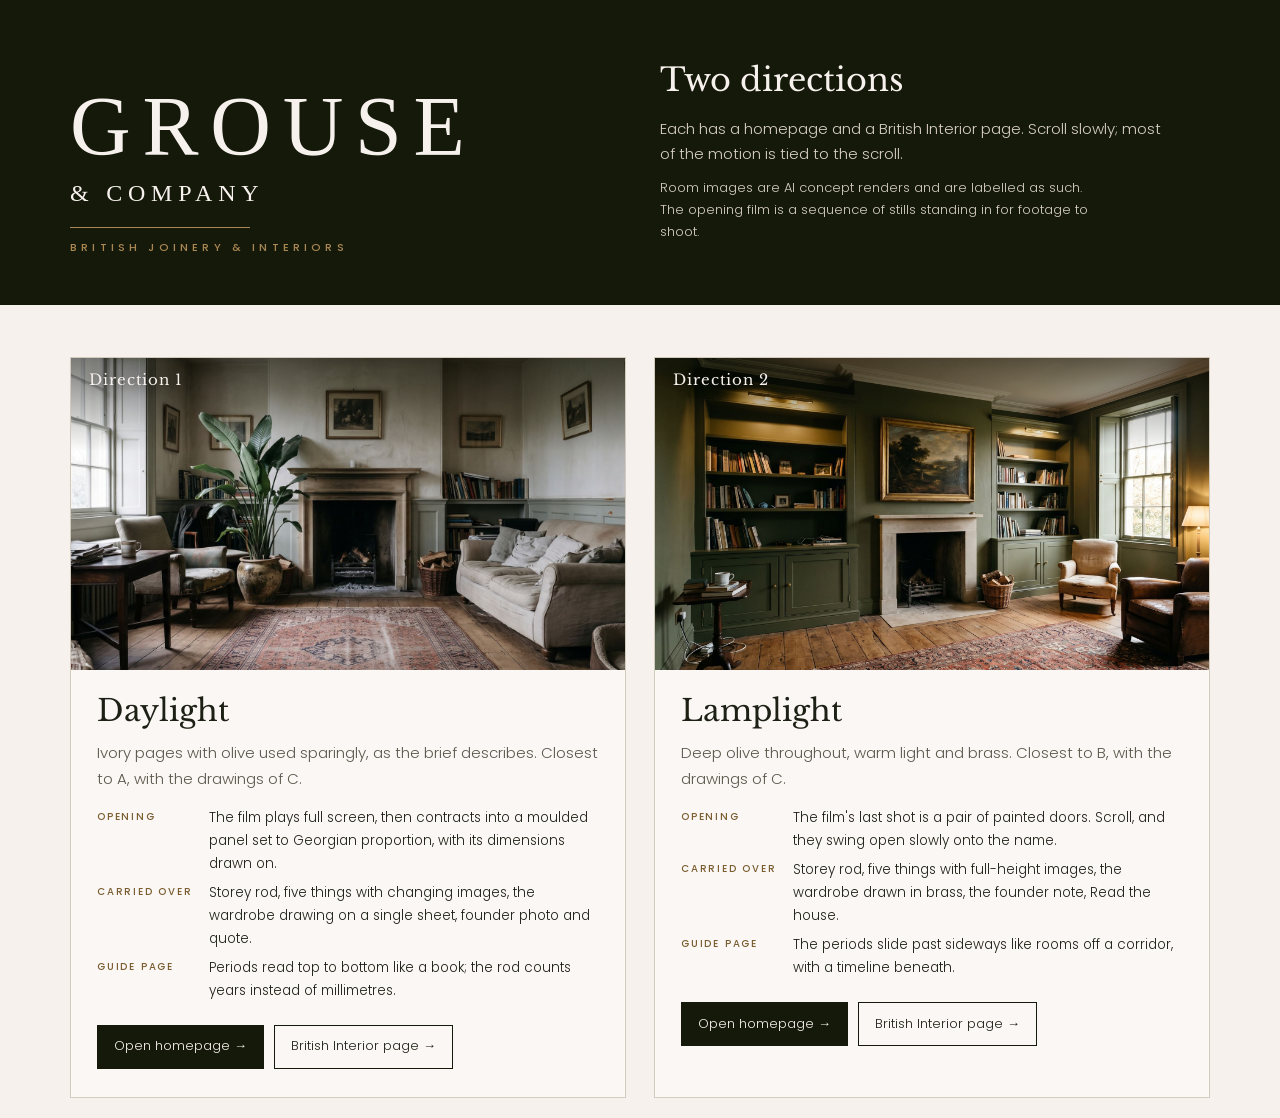
<file: index.html>
<!doctype html>
<html lang="en">
<head>
<meta charset="utf-8">
<meta name="viewport" content="width=device-width, initial-scale=1, viewport-fit=cover">
<title>Grouse Website Directions</title>
<meta name="claude:viewport-fit-sides" content="cover">
<link rel="preconnect" href="https://fonts.googleapis.com">
<link rel="stylesheet" href="https://fonts.googleapis.com/css2?family=Libre+Baskerville:ital@0;1&family=Poppins:wght@300;400;500&display=swap">
<style>
/* Cover sheet: two directions, each a homepage plus its British Interior page. */
:root{
  --olive:#15190A; --ivory:#F7F1ED; --stone:#EDE7E2; --brass:#A98752; --brass-ink:#7A5E30; --ink:#1D2014; --muted:#5B584C; --rule:#D3CABE;
  --display:"Libre Baskerville", Baskerville, Georgia, serif; --body:"Poppins","Helvetica Neue",Arial,sans-serif; --mark:Georgia,"Times New Roman",serif;
}
body{background:var(--ivory);color:var(--ink);font:300 15px/1.7 var(--body);-webkit-font-smoothing:antialiased}
*{box-sizing:border-box}
a{color:inherit}
:focus-visible{outline:2px solid var(--brass);outline-offset:3px}
.in{max-width:1180px;margin:0 auto;padding-left:max(20px, env(safe-area-inset-left,0px));padding-right:max(20px, env(safe-area-inset-right,0px))}
.top{background:var(--olive);color:var(--ivory)}
.top .in{padding-block:60px 52px;display:grid;grid-template-columns:minmax(0,1fr) minmax(0,1fr);gap:40px;align-items:end}
.wm .a{font:400 clamp(44px,7vw,84px)/1 var(--mark);letter-spacing:.14em}
.wm .b{font:400 clamp(15px,2vw,24px)/1 var(--mark);letter-spacing:.24em;margin-top:12px}
.wm .r{width:180px;height:1px;background:var(--brass);margin:22px 0 14px}
.wm .c{font:500 11px/1 var(--body);letter-spacing:.38em;color:var(--brass);text-transform:uppercase}
.top h1{font:400 clamp(24px,2.6vw,32px)/1.3 var(--display);margin:0 0 14px}
.top p{margin:0 0 10px;color:#D6CFC2;max-width:34em}
@media (max-width:800px){.top .in{grid-template-columns:1fr}}
.dirs{display:grid;grid-template-columns:repeat(2,minmax(0,1fr));gap:28px;padding-block:52px 20px}
.dir{border:1px solid var(--rule);background:#fff6;display:flex;flex-direction:column}
.dir .pic{position:relative;aspect-ratio:16/9;overflow:hidden;background:var(--olive)}
.dir .pic img{width:100%;height:100%;object-fit:cover;display:block;max-width:100%}
.dir .pic::after{content:"";position:absolute;inset:0;background:linear-gradient(180deg,rgba(12,13,6,.55),rgba(12,13,6,0) 30%)}
.dir .no{z-index:1;position:absolute;left:18px;top:14px;font:400 15px/1 var(--display);color:var(--ivory);letter-spacing:.06em;text-shadow:0 2px 12px rgba(0,0,0,.6)}
.dir .body{padding:24px 26px 28px;display:grid;gap:12px}
.dir h2{font:400 30px/1.15 var(--display);margin:0}
.dir p{margin:0;color:var(--muted)}
.dir dl{display:grid;grid-template-columns:auto 1fr;gap:6px 16px;margin:4px 0 0;font-size:13.5px}
.dir dt{font:500 10px/2 var(--body);letter-spacing:.18em;text-transform:uppercase;color:var(--brass-ink)}
.dir dd{margin:0}
.opens{display:flex;flex-wrap:wrap;gap:10px;margin-top:10px}
.opens a{display:inline-flex;align-items:center;min-height:44px;padding:0 16px;font-size:13px;text-decoration:none;border:1px solid var(--olive)}
.opens a.p{background:var(--olive);color:var(--ivory)}
.opens a:hover{background:var(--brass);border-color:var(--brass);color:var(--olive)}
@media (max-width:800px){.dirs{grid-template-columns:1fr}}
.cols{display:grid;grid-template-columns:repeat(3,minmax(0,1fr));gap:36px;padding-block:40px 32px;border-top:1px solid var(--rule)}
.cols h3{font:400 20px/1.3 var(--display);margin:0 0 10px}
.cols ul,.cols ol{margin:0;padding-left:18px;display:grid;gap:6px;font-size:14px}
@media (max-width:860px){.cols{grid-template-columns:1fr}}
.r1{border-top:1px solid var(--rule);padding-block:24px 56px;font-size:13px;color:var(--muted);display:flex;flex-wrap:wrap;gap:8px 22px}
.r1 a{color:var(--ink)}
</style>
</head>
<body style="margin:0">

<div class="top"><div class="in">
  <div class="wm"><div class="a">GROUSE</div><div class="b">&amp; COMPANY</div><div class="r"></div><div class="c">British joinery &amp; interiors</div></div>
  <div>
    <h1>Two directions</h1>
    <p>Each has a homepage and a British Interior page. Scroll slowly; most of the motion is tied to the scroll.</p>
    <p style="font-size:13px">Room images are AI concept renders and are labelled as such. The opening film is a sequence of stills standing in for footage to shoot.</p>
  </div>
</div></div>

<div class="in dirs">
  <div class="dir">
    <div class="pic"><img src="img/livingroom.jpg" alt=""><span class="no">Direction 1</span></div>
    <div class="body">
      <h2>Daylight</h2>
      <p>Ivory pages with olive used sparingly, as the brief describes. Closest to A, with the drawings of C.</p>
      <dl>
        <dt>Opening</dt><dd>The film plays full screen, then contracts into a moulded panel set to Georgian proportion, with its dimensions drawn on.</dd>
        <dt>Carried over</dt><dd>Storey rod, five things with changing images, the wardrobe drawing on a single sheet, founder photo and quote.</dd>
        <dt>Guide page</dt><dd>Periods read top to bottom like a book; the rod counts years instead of millimetres.</dd>
      </dl>
      <div class="opens"><a class="p" href="daylight.html">Open homepage →</a><a href="daylight-british-interior.html">British Interior page →</a></div>
    </div>
  </div>
  <div class="dir">
    <div class="pic"><img src="img/drawing.jpg" alt=""><span class="no">Direction 2</span></div>
    <div class="body">
      <h2>Lamplight</h2>
      <p>Deep olive throughout, warm light and brass. Closest to B, with the drawings of C.</p>
      <dl>
        <dt>Opening</dt><dd>The film's last shot is a pair of painted doors. Scroll, and they swing open slowly onto the name.</dd>
        <dt>Carried over</dt><dd>Storey rod, five things with full-height images, the wardrobe drawn in brass, the founder note, Read the house.</dd>
        <dt>Guide page</dt><dd>The periods slide past sideways like rooms off a corridor, with a timeline beneath.</dd>
      </dl>
      <div class="opens"><a class="p" href="lamplight.html">Open homepage →</a><a href="lamplight-british-interior.html">British Interior page →</a></div>
    </div>
  </div>
</div>

</body>
</html>
</file>
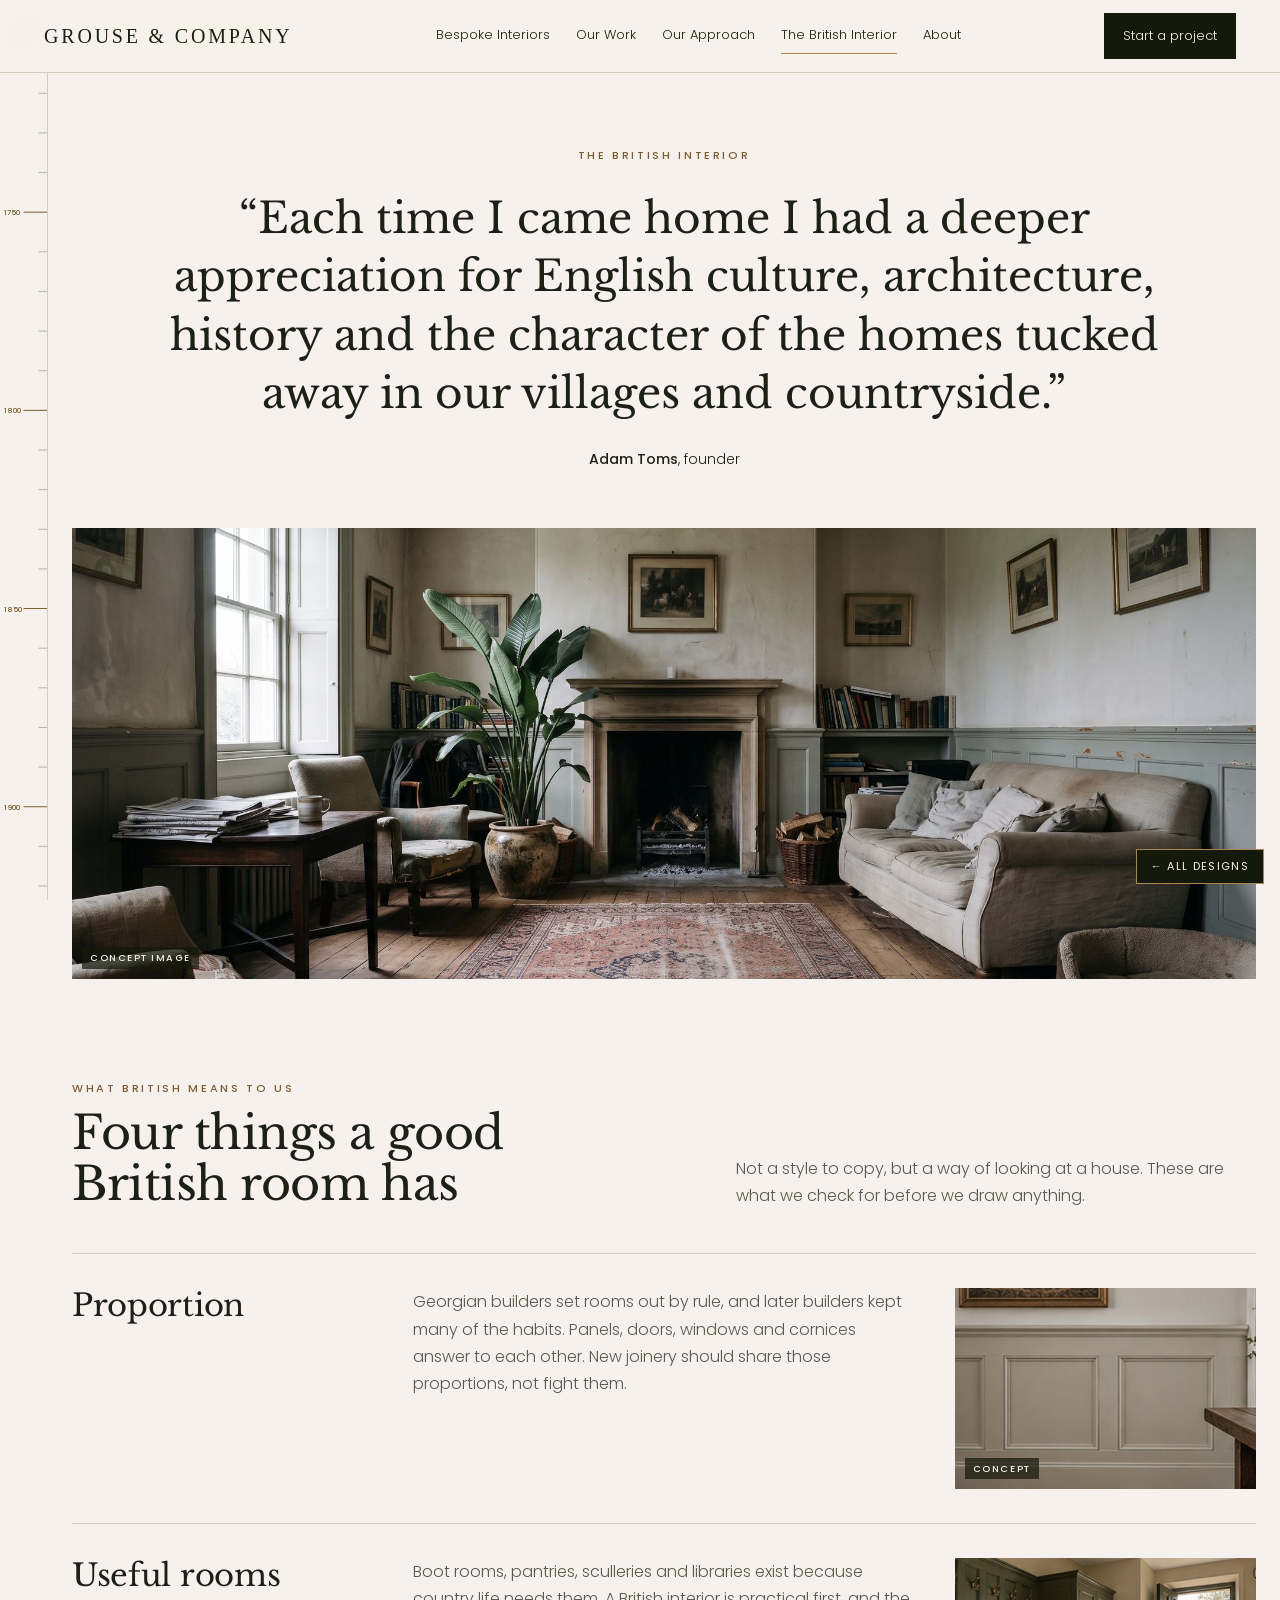
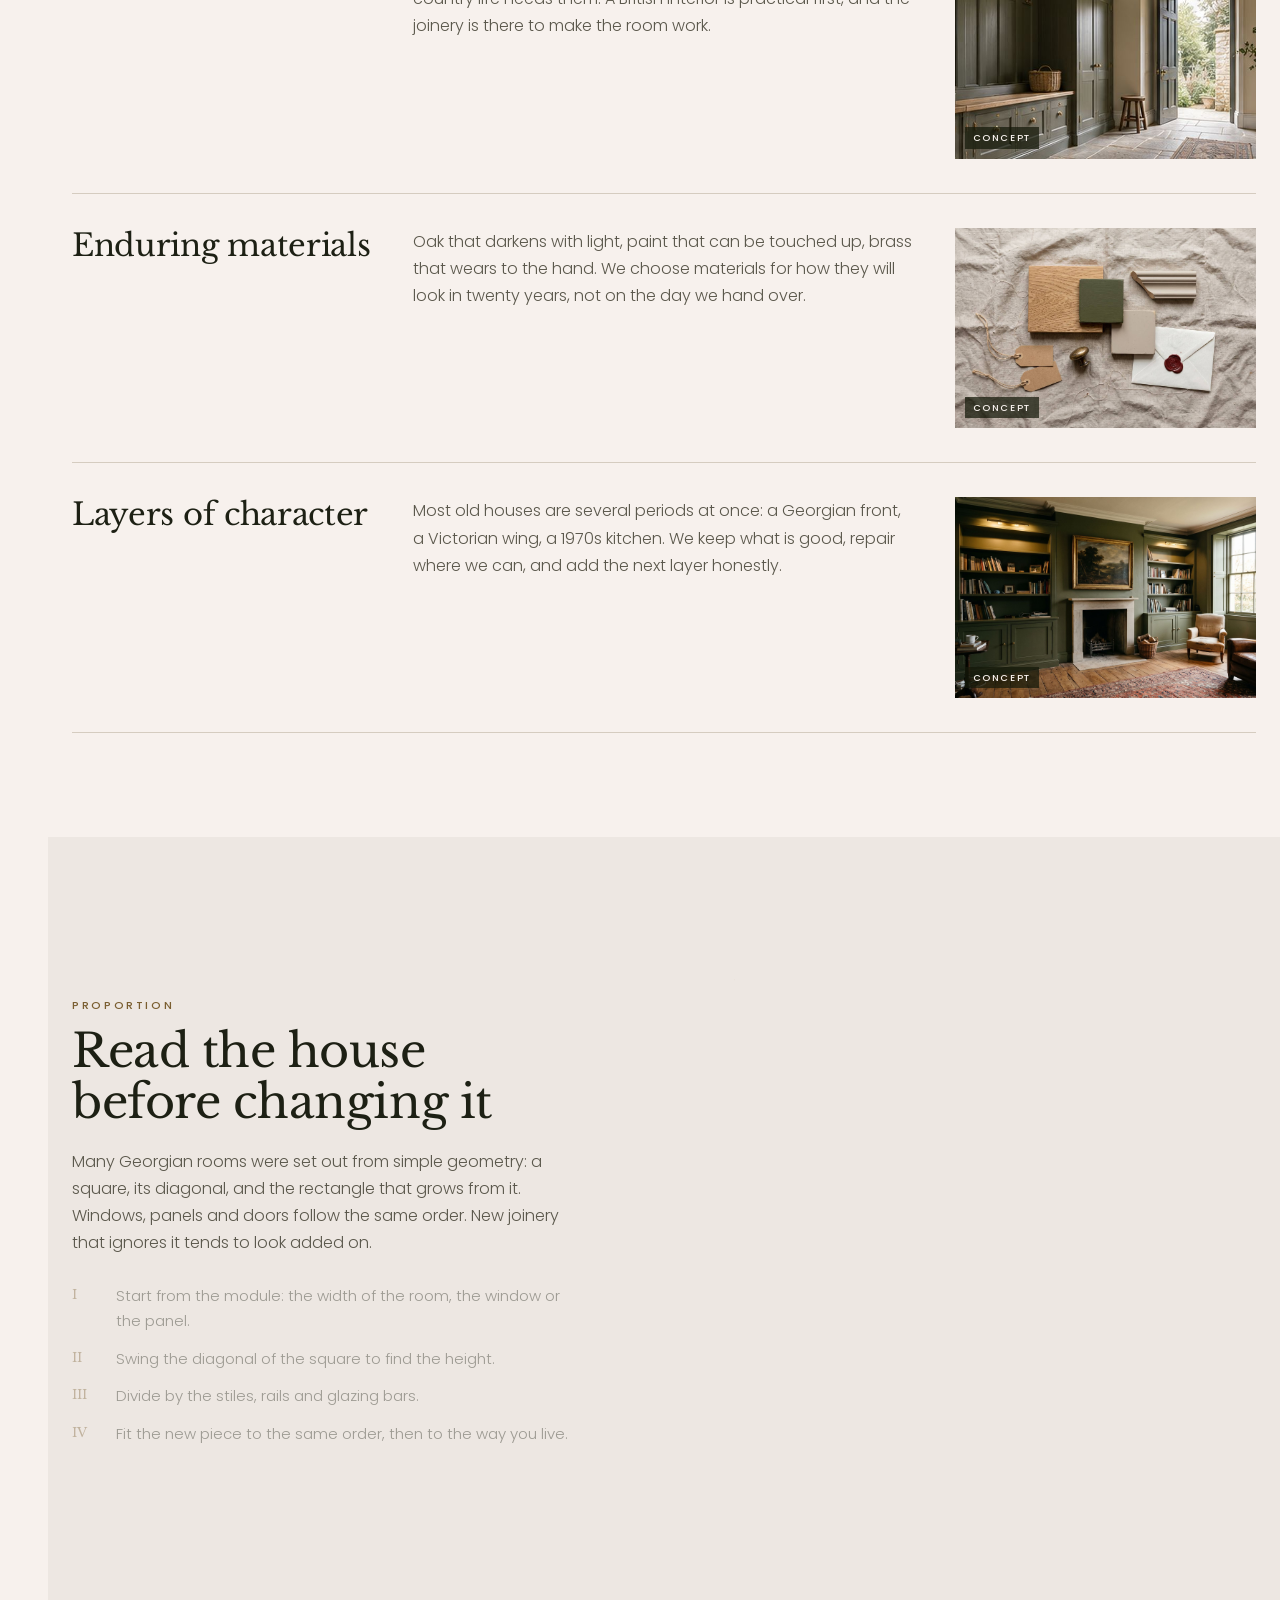
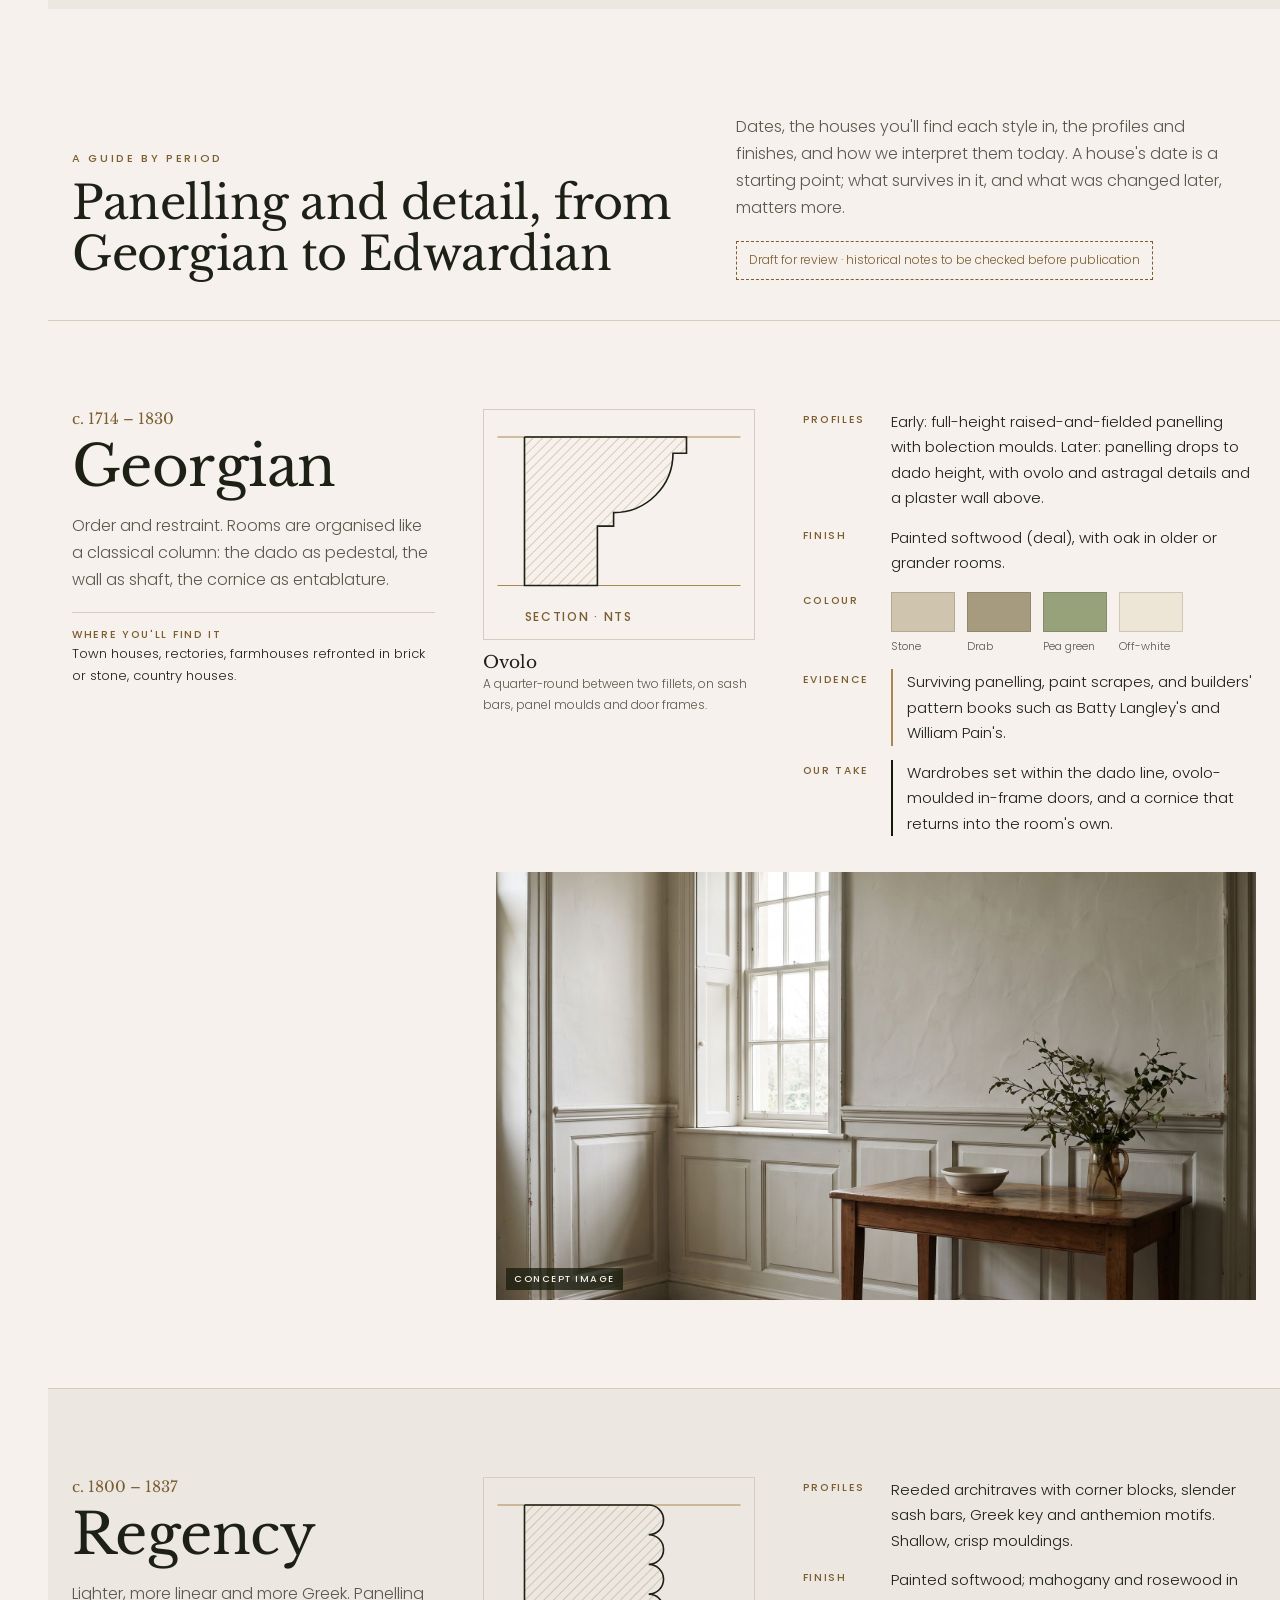
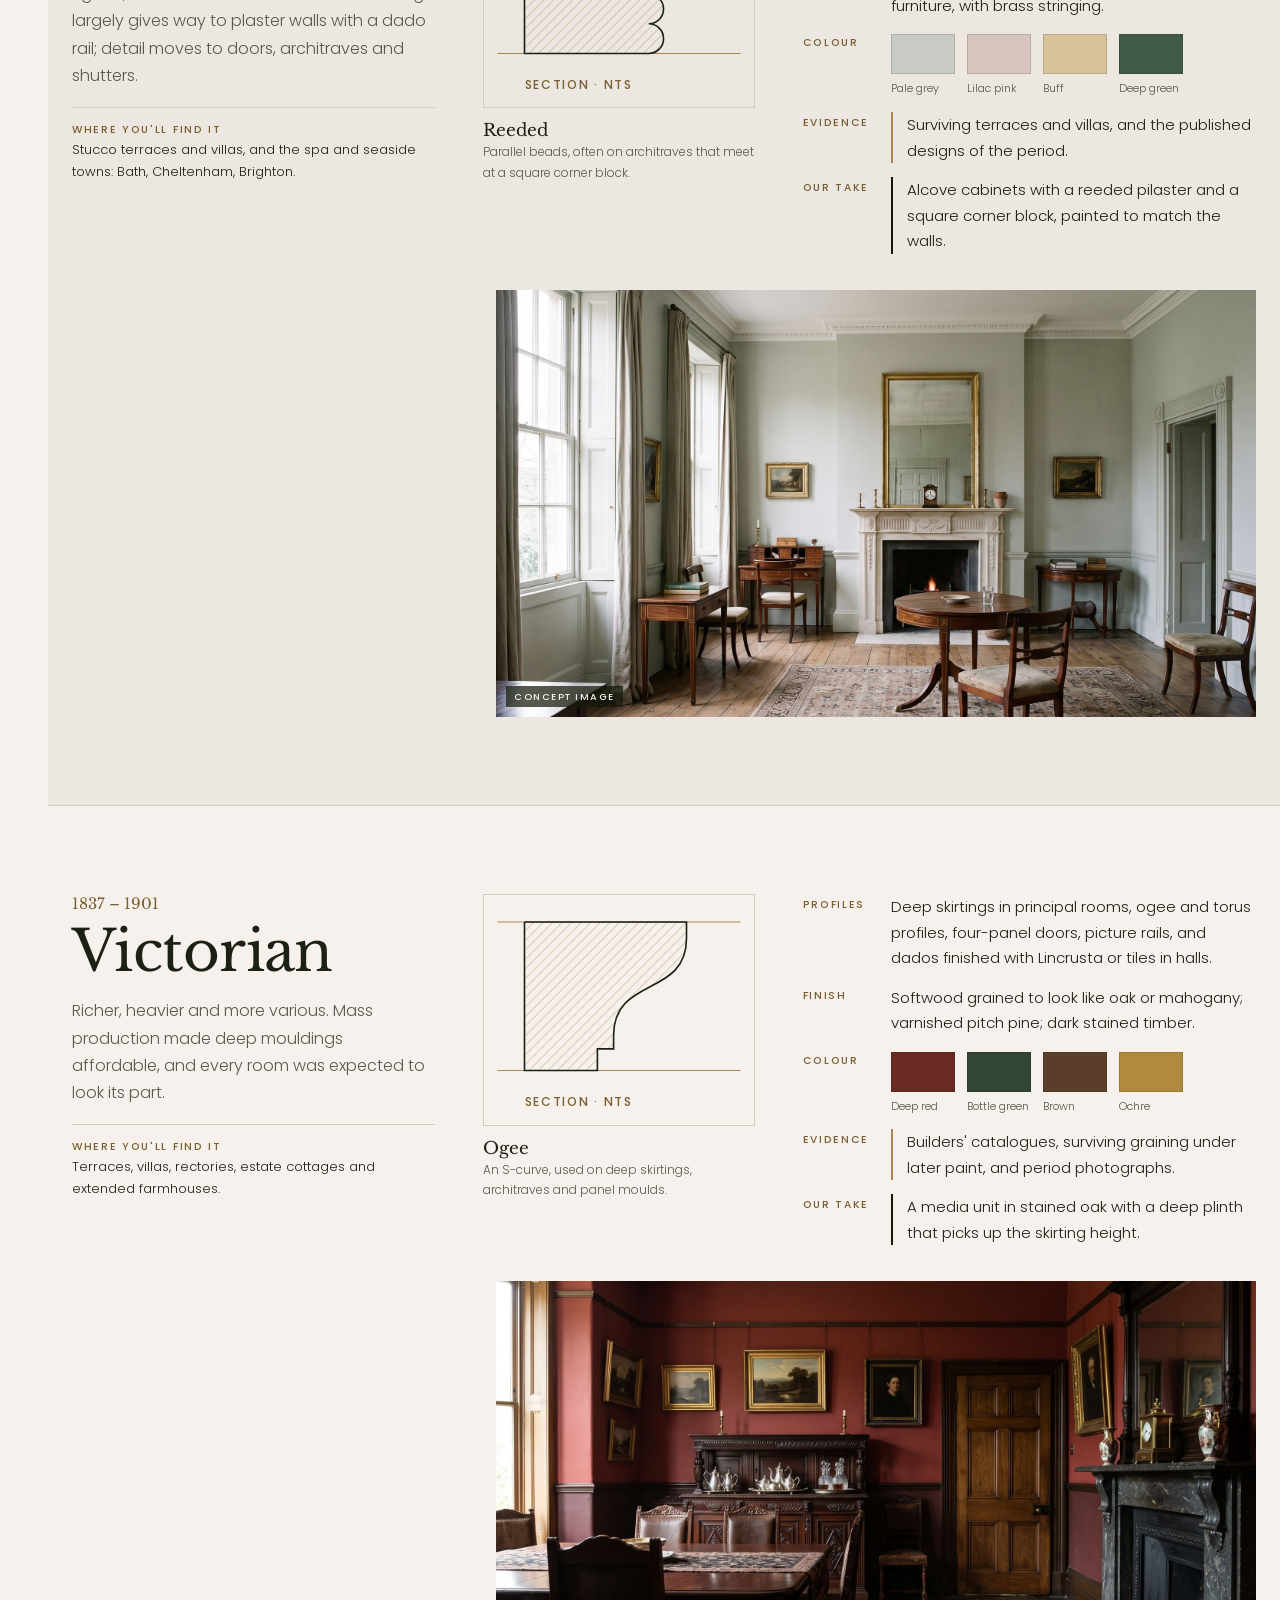
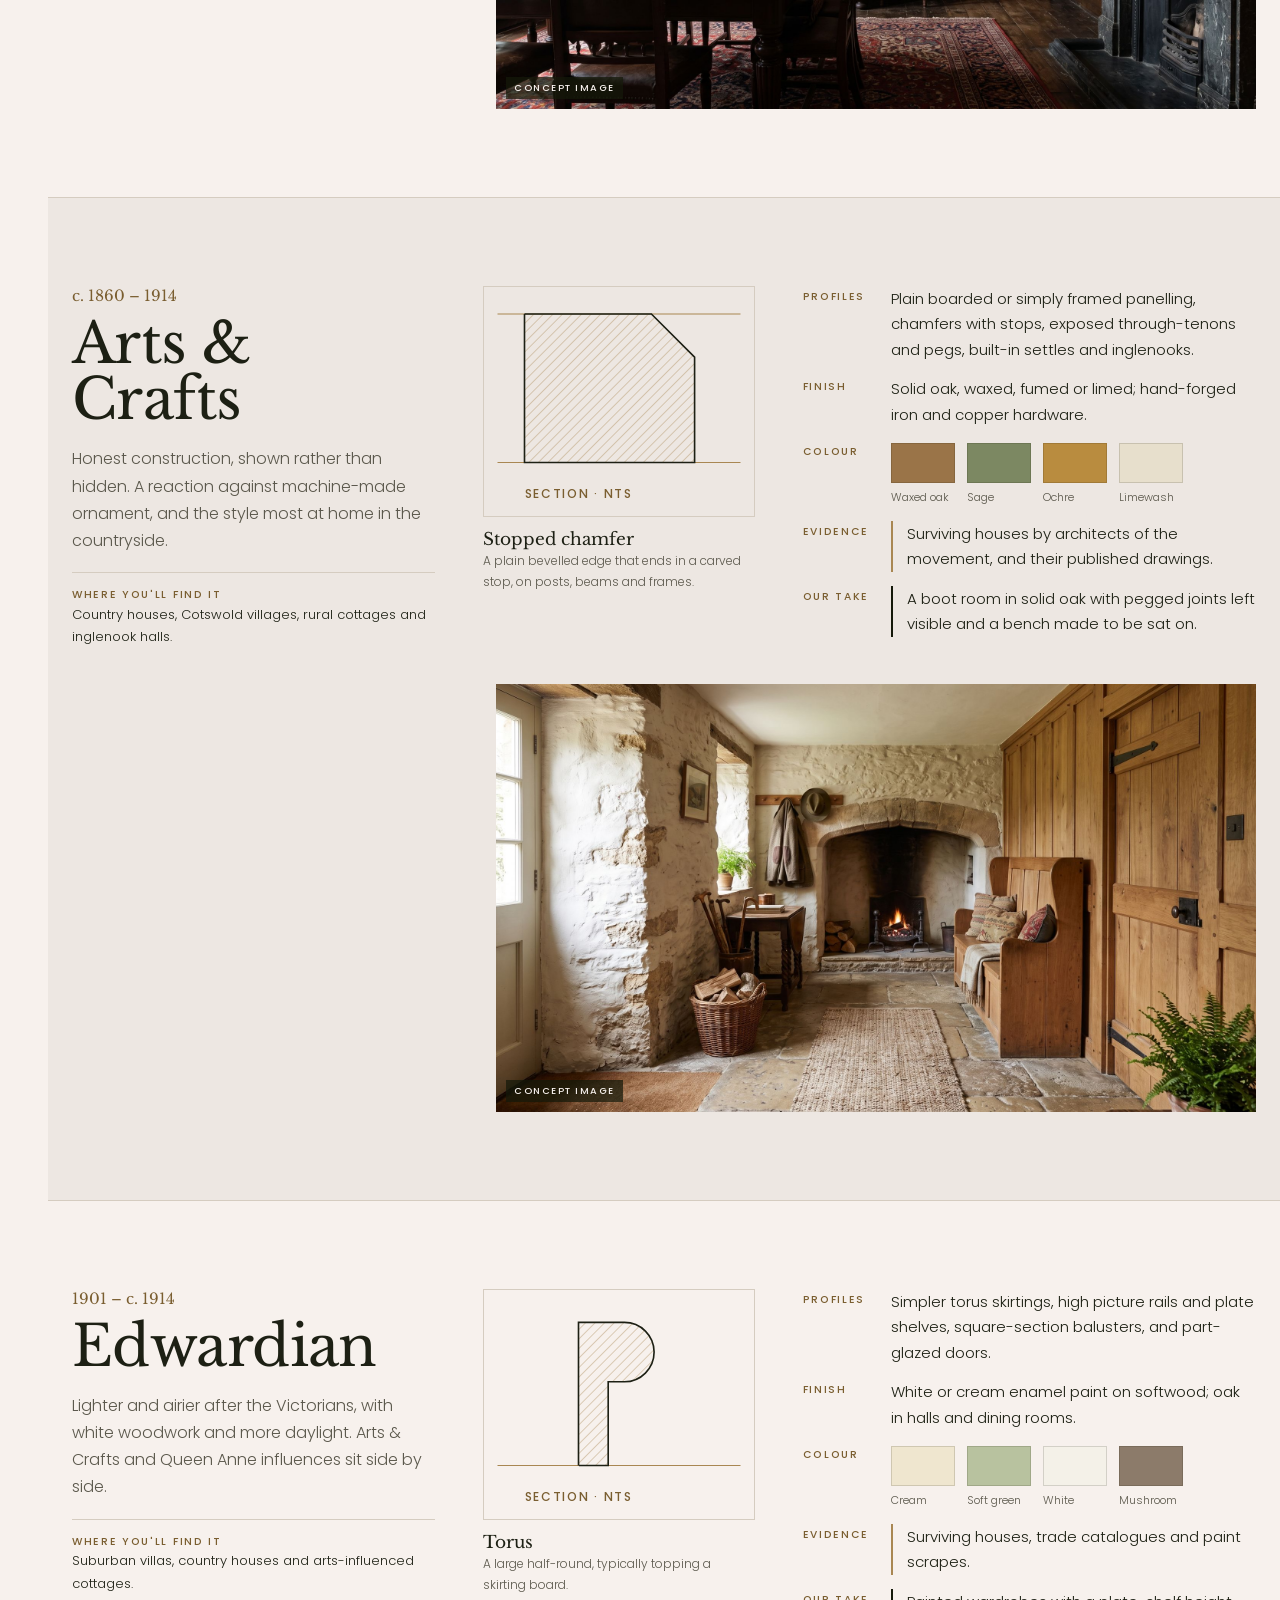
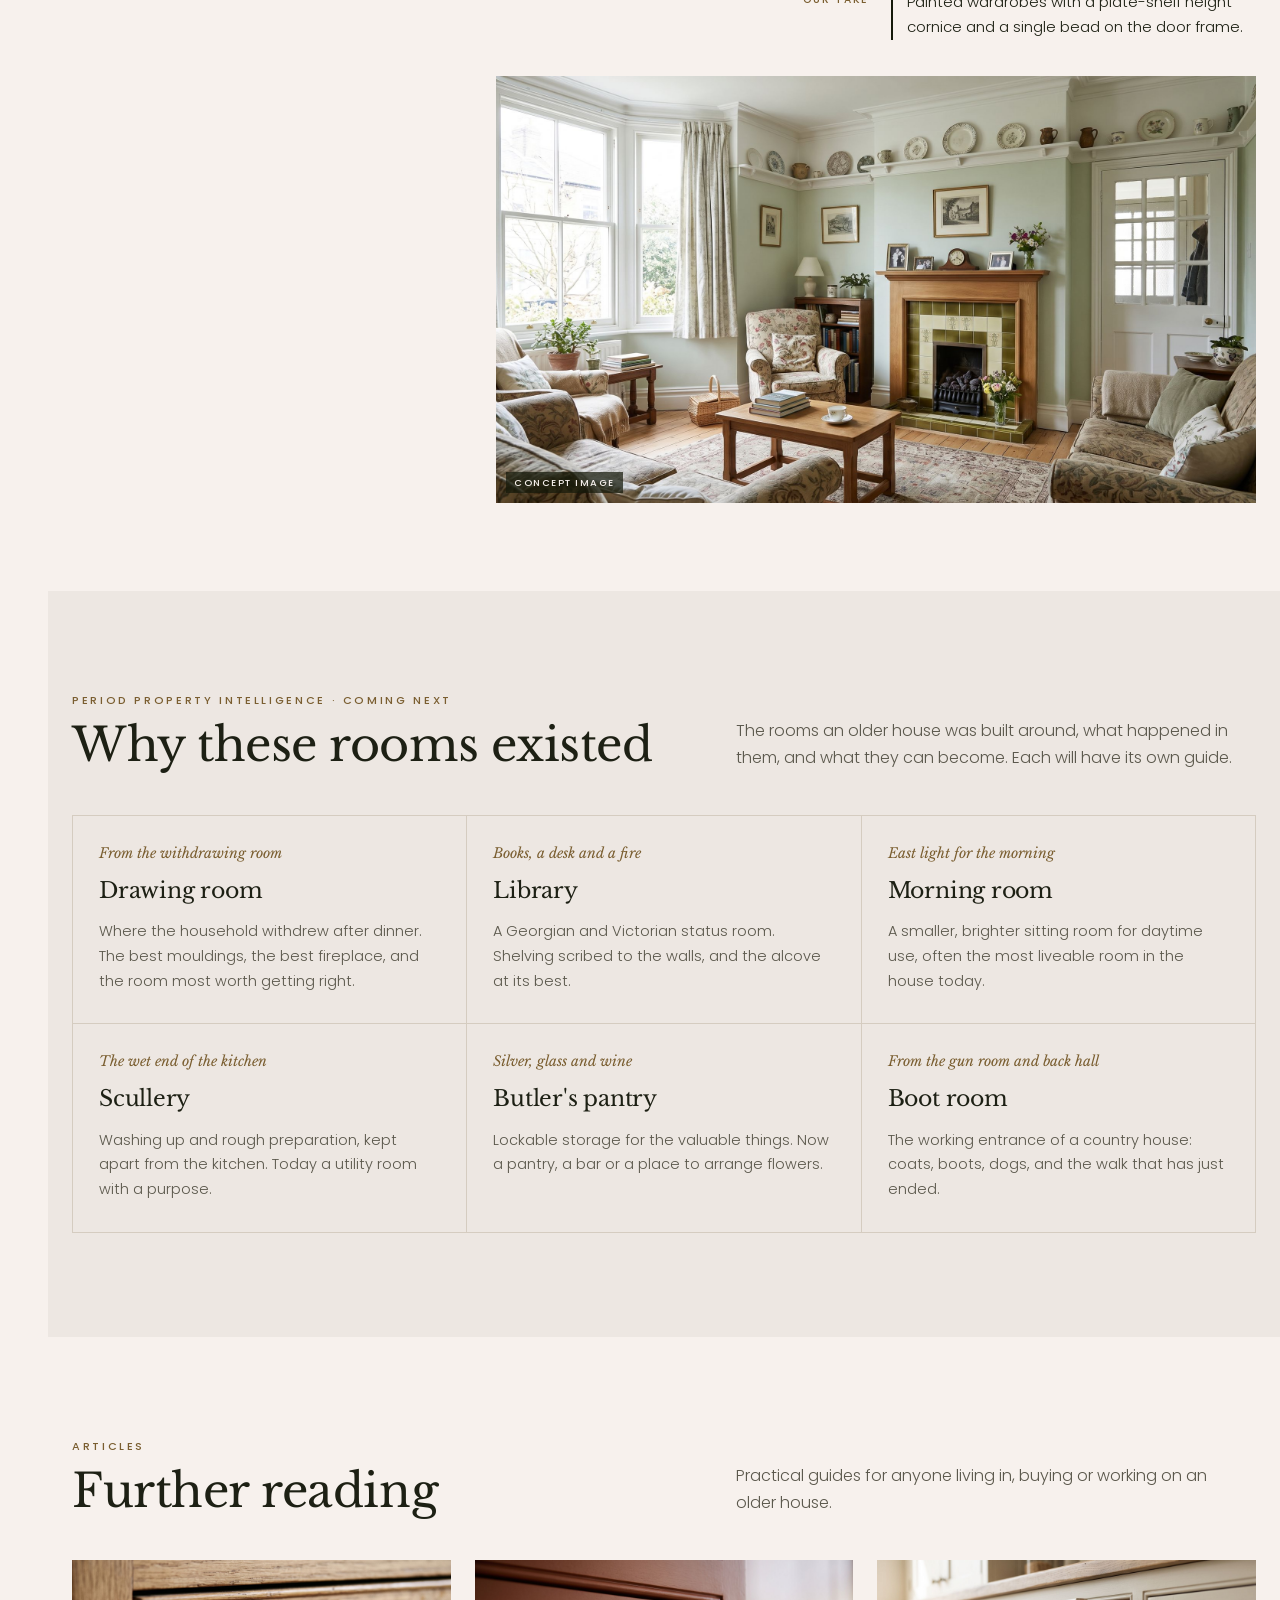
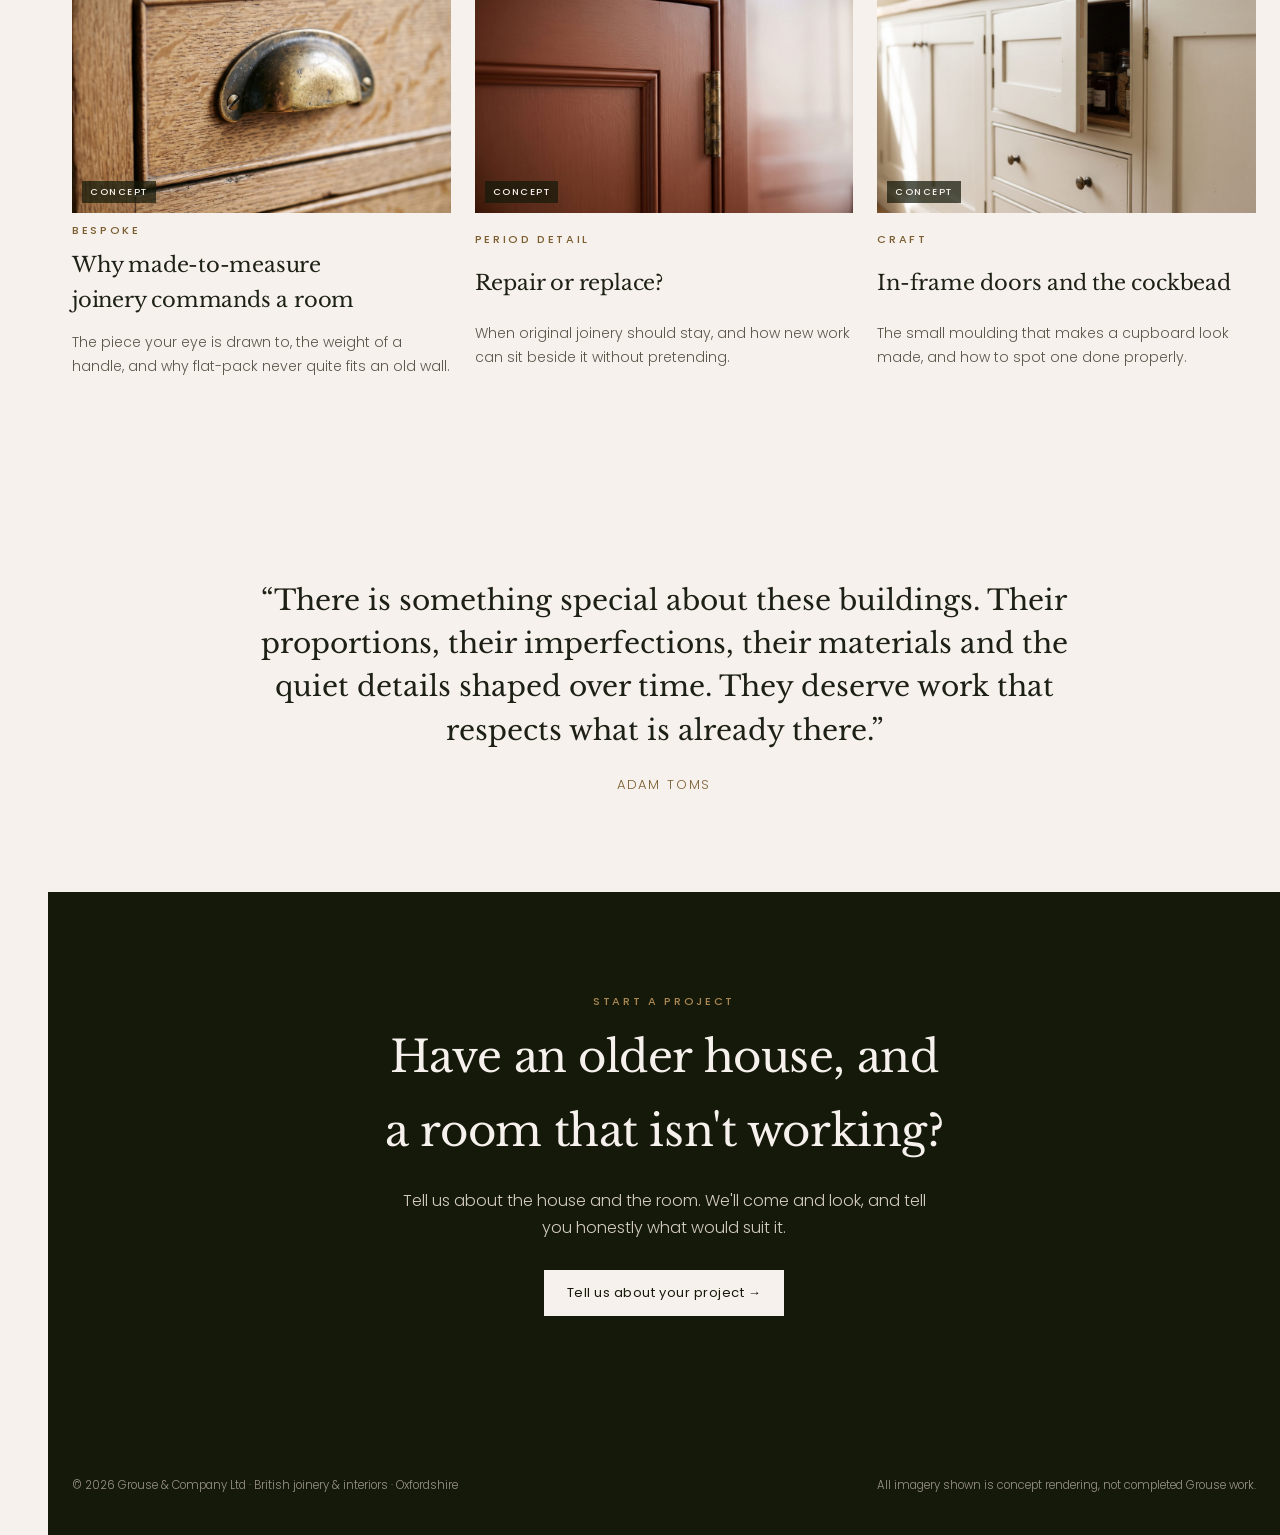
<file: daylight-british-interior.html>
<!doctype html>
<html lang="en">
<head>
<meta charset="utf-8">
<meta name="viewport" content="width=device-width, initial-scale=1, viewport-fit=cover">
<title>Grouse · The British Interior (Daylight)</title>
<link rel="preconnect" href="https://fonts.googleapis.com">
<link rel="preconnect" href="https://fonts.gstatic.com" crossorigin>
<link rel="stylesheet" href="https://fonts.googleapis.com/css2?family=Libre+Baskerville:ital@0;1&family=Poppins:wght@300;400;500&display=swap">
<link rel="stylesheet" href="daylight.css">
<style>
/* The British Interior, Daylight: a guide set like a well-made book. The storey rod becomes a timeline of years. */
.bihero{padding-block:150px 64px;text-align:center}
.bihero blockquote{margin:28px auto 0;max-width:24em;font:400 clamp(26px,3.3vw,44px)/1.38 var(--display)}
.bihero blockquote em{color:var(--brass-ink)}
.bihero .cont{max-width:36em;margin:26px auto 0;font:400 italic 18px/1.6 var(--display);color:var(--muted)}
.bihero .sig{justify-content:center;margin-top:26px}
.widepic{position:relative;aspect-ratio:21/8;overflow:hidden;margin-top:56px}
.widepic img{width:100%;height:100%;object-fit:cover}
@media (max-width:760px){.bihero{padding-block:110px 40px}.widepic{aspect-ratio:4/3}}

.tenets{border-top:1px solid var(--rule)}
.tenet{display:grid;grid-template-columns:minmax(0,3fr) minmax(0,5fr) minmax(0,3fr);gap:40px;padding-block:34px;border-bottom:1px solid var(--rule);align-items:start}
.tenet h3{font-size:clamp(24px,2.4vw,32px);line-height:1.15}
.tenet p{margin:0;color:var(--muted);max-width:34em}
.tenet .media{aspect-ratio:3/2}
@media (max-width:860px){.tenet{grid-template-columns:1fr;gap:14px}}

.propgrid{display:grid;grid-template-columns:minmax(0,5fr) minmax(0,6fr);gap:64px;align-items:center}
.propgrid h2{font-size:clamp(30px,3.6vw,48px);line-height:1.12;margin:14px 0 20px}
.propgrid p{color:var(--muted);margin:0 0 16px;max-width:32em}
.propgrid ol{list-style:none;padding:0;margin:26px 0 0;display:grid;gap:12px;counter-reset:s}
.propgrid li{display:grid;grid-template-columns:34px 1fr;gap:10px;font-size:15px;opacity:.38;transition:opacity .5s}
.propgrid li.on{opacity:1}
.propgrid li::before{counter-increment:s;content:counter(s,upper-roman);font:400 13px/1.8 var(--display);color:var(--brass-ink)}
.construct{width:100%;height:auto;max-width:520px;justify-self:center}
.construct *{fill:none;stroke-width:1}
.construct .g{stroke:var(--rule)}
.construct .b{stroke:var(--brass)}
.construct .i{stroke:var(--ink)}
.construct text{fill:var(--brass-ink);stroke:none;font:500 10px var(--body);letter-spacing:.14em}
@media (max-width:860px){.propgrid{grid-template-columns:1fr;gap:36px}}

.draft{display:inline-flex;gap:10px;align-items:center;font-size:12px;color:var(--brass-ink);border:1px dashed var(--brass-ink);padding:8px 12px;margin-top:20px}
.period{padding-block:88px;border-top:1px solid var(--rule)}
.period:nth-of-type(even){background:var(--stone)}
.pgrid{display:grid;grid-template-columns:minmax(0,4fr) minmax(0,3fr) minmax(0,5fr);gap:48px;align-items:start}
.pname .dates{font:400 15px var(--display);color:var(--brass-ink);font-variant-numeric:tabular-nums}
.pname h2{font-size:clamp(36px,4.4vw,60px);line-height:1;margin:10px 0 18px}
.pname p{margin:0 0 18px;color:var(--muted)}
.pname .where{font-size:13px;border-top:1px solid var(--rule);padding-top:14px}
.pname .where b{display:block;font:500 10.5px/1.6 var(--body);letter-spacing:.16em;text-transform:uppercase;color:var(--brass-ink)}
.pprof{position:sticky;top:110px;display:grid;gap:12px;color:var(--brass-ink)}
.pprof svg{width:100%;height:auto;border:1px solid var(--rule);background:var(--ivory)}
.period:nth-of-type(even) .pprof svg{background:var(--stone)}
.pprof .ln{fill:none;stroke:var(--ink);stroke-width:1.2}
.pprof .gd{fill:none;stroke:var(--brass);stroke-width:.8}
.pprof .sec{fill:url(#hatch);stroke:none;opacity:0;transition:opacity 1s 1.4s}
.pprof.in .sec{opacity:1}
.pprof text{font:500 9px var(--body);letter-spacing:.14em;fill:var(--brass-ink)}
.pprof figcaption{font-size:12px;color:var(--muted)}
.pprof figcaption b{font:400 17px/1.3 var(--display);color:var(--ink);display:block}
.spec{display:grid;grid-template-columns:auto 1fr;gap:14px 22px;margin:0;font-size:15px}
.spec dt{font:500 10.5px/1.9 var(--body);letter-spacing:.16em;text-transform:uppercase;color:var(--brass-ink);padding-top:1px}
.spec dd{margin:0}
.sw{display:flex;flex-wrap:wrap;gap:12px;margin-top:2px}
.sw span{display:grid;gap:5px;font-size:11px;color:var(--muted);width:64px}
.sw i{display:block;height:40px;border:1px solid rgba(21,25,10,.15)}
.ev{border-left:2px solid var(--brass);padding-left:14px}
.us{border-left:2px solid var(--olive);padding-left:14px}
.pimg{position:relative;margin-top:36px;margin-left:auto;width:min(100%,760px);aspect-ratio:16/9;overflow:hidden}
.pimg img{width:100%;height:100%;object-fit:cover}
@media (max-width:980px){.pgrid{grid-template-columns:1fr 1fr}.pname{grid-column:1/-1}.pprof{position:relative;top:0}}
@media (max-width:640px){.pgrid{grid-template-columns:1fr}.spec{grid-template-columns:1fr;gap:4px}.spec dd{margin-bottom:12px}.pimg{aspect-ratio:4/3}}

.rooms{display:grid;grid-template-columns:repeat(3,minmax(0,1fr));gap:0;border-top:1px solid var(--rule);border-left:1px solid var(--rule)}
.room{padding:28px 26px 30px;border-right:1px solid var(--rule);border-bottom:1px solid var(--rule);display:grid;gap:10px;align-content:start}
.room h3{font-size:22px}
.room .then{font:400 italic 14px var(--display);color:var(--brass-ink)}
.room p{margin:0;font-size:14.5px;color:var(--muted)}
@media (max-width:860px){.rooms{grid-template-columns:1fr}}

.arts{display:grid;grid-template-columns:repeat(3,minmax(0,1fr));gap:24px}
.art{text-decoration:none;display:grid;gap:12px}
.art .media{aspect-ratio:3/2}
.art h3{font-size:21px}
.art p{margin:0;font-size:14px;color:var(--muted)}
@media (max-width:860px){.arts{grid-template-columns:1fr}}

.later{text-align:center;padding-block:96px}
.later-q{max-width:30em;margin:0 auto;font:400 clamp(20px,2.2vw,28px)/1.55 var(--display);color:var(--ink)}
.later-by{margin-top:22px;font-size:13px;letter-spacing:.14em;text-transform:uppercase;color:var(--brass-ink)}
.cta{background:var(--olive);color:var(--ivory);text-align:center}
.cta h2{font-size:clamp(28px,3.4vw,44px);margin:14px auto 18px;max-width:18em}
.cta p{color:#D3CCBF;max-width:34em;margin:0 auto 28px}
.cta .eyebrow{color:var(--brass)}
.cta .btn{background:var(--ivory);color:var(--olive);border-color:var(--ivory)}
</style>
</head>
<body>
<a class="back" href="index.html">← All designs</a>
<svg width="0" height="0" style="position:absolute" aria-hidden="true"><defs><pattern id="hatch" width="5" height="5" patternUnits="userSpaceOnUse" patternTransform="rotate(45)"><line data-keep x1="0" y1="0" x2="0" y2="5" stroke="#A98752" stroke-width="1" opacity=".55"/></pattern></defs></svg>

<header class="site solid" id="head">
  <div class="wrap bar">
    <a class="word" href="daylight.html">GROUSE &amp; COMPANY</a>
    <nav class="main" aria-label="Main">
      <a href="daylight.html#systems">Bespoke Interiors</a><a href="daylight.html#work">Our Work</a><a href="daylight.html#approach">Our Approach</a><a href="#top" aria-current="page">The British Interior</a><a href="daylight.html#about">About</a>
    </nav>
    <a class="hbtn" href="daylight.html#enquire">Start a project</a>
  </div>
</header>

<div class="rod" aria-hidden="true" style="opacity:1"><svg></svg><div class="rmark"><div class="lbl"><span class="rv">1700</span><span class="ru">circa</span></div></div></div>

<main id="top" class="after">
  <div class="wrap bihero">
    <div class="eyebrow">The British Interior</div>
    <blockquote>“Each time I came home I had a deeper appreciation for English culture, architecture, history and the character of the homes tucked away in our villages and countryside.”</blockquote>
    <div class="sig"><span><b>Adam Toms</b>, founder</span></div>
    <div class="widepic"><img src="img/livingroom.jpg" alt="A panelled country sitting room with a lit fire"><span class="concept">Concept image</span></div>
  </div>

  <section style="padding-top:40px">
    <div class="wrap">
      <div class="head"><div><div class="eyebrow">What British means to us</div><h2>Four things a good British room has</h2></div><p>Not a style to copy, but a way of looking at a house. These are what we check for before we draw anything.</p></div>
      <div class="tenets">
        <div class="tenet"><h3>Proportion</h3><p>Georgian builders set rooms out by rule, and later builders kept many of the habits. Panels, doors, windows and cornices answer to each other. New joinery should share those proportions, not fight them.</p><div class="media"><img src="img/panelling.jpg" alt="Painted dado panelling" loading="lazy"><span class="concept">Concept</span></div></div>
        <div class="tenet"><h3>Useful rooms</h3><p>Boot rooms, pantries, sculleries and libraries exist because country life needs them. A British interior is practical first, and the joinery is there to make the room work.</p><div class="media"><img src="img/bootroom2.jpg" alt="Boot room with olive cabinetry" loading="lazy"><span class="concept">Concept</span></div></div>
        <div class="tenet"><h3>Enduring materials</h3><p>Oak that darkens with light, paint that can be touched up, brass that wears to the hand. We choose materials for how they will look in twenty years, not on the day we hand over.</p><div class="media"><img src="img/timber.jpg" alt="Oak door with brass knob and timber samples" loading="lazy"><span class="concept">Concept</span></div></div>
        <div class="tenet"><h3>Layers of character</h3><p>Most old houses are several periods at once: a Georgian front, a Victorian wing, a 1970s kitchen. We keep what is good, repair where we can, and add the next layer honestly.</p><div class="media"><img src="img/drawing.jpg" alt="Drawing room with original cornice and new joinery" loading="lazy"><span class="concept">Concept</span></div></div>
      </div>
    </div>
  </section>

  <section class="alt" id="proportion">
    <div class="wrap propgrid">
      <div>
        <div class="eyebrow">Proportion</div>
        <h2>Read the house before changing it</h2>
        <p>Many Georgian rooms were set out from simple geometry: a square, its diagonal, and the rectangle that grows from it. Windows, panels and doors follow the same order. New joinery that ignores it tends to look added on.</p>
        <ol id="steps">
          <li>Start from the module: the width of the room, the window or the panel.</li>
          <li>Swing the diagonal of the square to find the height.</li>
          <li>Divide by the stiles, rails and glazing bars.</li>
          <li>Fit the new piece to the same order, then to the way you live.</li>
        </ol>
      </div>
      <svg class="construct" id="construct" viewBox="0 0 480 520" role="img" aria-label="A Georgian panel set out from a square and its diagonal, giving a 1 to root two rectangle">
        <rect class="g" x="40" y="160" width="300" height="300"/>
        <path class="b s1" d="M40 460 L340 460 L340 160 L40 160 Z"/>
        <path class="b s2" d="M40 460 L340 160"/>
        <path class="b s2" d="M340 160 A 424.26 424.26 0 0 0 40 35.74"/>
        <path class="i s3" d="M40 35.74 L340 35.74 L340 460"/>
        <path class="i s4" d="M70 66 H310 V430 H70 Z M90 86 H290 V410 H90 Z M70 66 L90 86 M310 66 L290 86 M70 430 L90 410 M310 430 L290 410"/>
        <path class="b s4" d="M90 248 H290 M190 86 V410"/>
        <text x="40" y="492">1 : √2</text><text x="352" y="314">300</text><text x="352" y="100">424</text>
      </svg>
    </div>
  </section>

  <section style="padding-bottom:40px">
    <div class="wrap">
      <div class="head" style="margin-bottom:0">
        <div><div class="eyebrow">A guide by period</div><h2>Panelling and detail, from Georgian to Edwardian</h2></div>
        <div><p>Dates, the houses you'll find each style in, the profiles and finishes, and how we interpret them today. A house's date is a starting point; what survives in it, and what was changed later, matters more.</p>
        <div class="draft">Draft for review · historical notes to be checked before publication</div></div>
      </div>
    </div>
  </section>

  <article class="period" data-year="1714" data-year-end="1800">
    <div class="wrap pgrid">
      <div class="pname">
        <div class="dates">c. 1714 – 1830</div>
        <h2>Georgian</h2>
        <p>Order and restraint. Rooms are organised like a classical column: the dado as pedestal, the wall as shaft, the cornice as entablature.</p>
        <div class="where"><b>Where you'll find it</b>Town houses, rectories, farmhouses refronted in brick or stone, country houses.</div>
      </div>
      <figure class="pprof" data-draw style="margin:0">
        <svg viewBox="0 0 200 170" aria-hidden="true"><path class="gd" d="M10 20 H190 M10 130 H190"/><path class="sec" data-keep d="M30 20 H150 V32 H140 A44 44 0 0 1 96 76 V86 H84 V130 H30 Z"/><path class="ln" d="M30 20 H150 V32 H140 A44 44 0 0 1 96 76 V86 H84 V130 H30 Z"/><text x="30" y="156">SECTION · NTS</text></svg>
        <figcaption><b>Ovolo</b>A quarter-round between two fillets, on sash bars, panel moulds and door frames.</figcaption>
      </figure>
      <dl class="spec">
        <dt>Profiles</dt><dd>Early: full-height raised-and-fielded panelling with bolection moulds. Later: panelling drops to dado height, with ovolo and astragal details and a plaster wall above.</dd>
        <dt>Finish</dt><dd>Painted softwood (deal), with oak in older or grander rooms.</dd>
        <dt>Colour</dt><dd><div class="sw"><span><i style="background:#CFC4AE"></i>Stone</span><span><i style="background:#A69B7E"></i>Drab</span><span><i style="background:#97A27A"></i>Pea green</span><span><i style="background:#EDE6D6"></i>Off-white</span></div></dd>
        <dt>Evidence</dt><dd class="ev">Surviving panelling, paint scrapes, and builders' pattern books such as Batty Langley's and William Pain's.</dd>
        <dt>Our take</dt><dd class="us">Wardrobes set within the dado line, ovolo-moulded in-frame doors, and a cornice that returns into the room's own.</dd>
      </dl>
    </div>
    <div class="wrap"><div class="pimg"><img src="img/georgian.jpg" alt="Painted Georgian panelling" loading="lazy" style="object-position:50% 40%"><span class="concept">Concept image</span></div></div>
  </article>

  <article class="period" data-year="1800" data-year-end="1837">
    <div class="wrap pgrid">
      <div class="pname">
        <div class="dates">c. 1800 – 1837</div>
        <h2>Regency</h2>
        <p>Lighter, more linear and more Greek. Panelling largely gives way to plaster walls with a dado rail; detail moves to doors, architraves and shutters.</p>
        <div class="where"><b>Where you'll find it</b>Stucco terraces and villas, and the spa and seaside towns: Bath, Cheltenham, Brighton.</div>
      </div>
      <figure class="pprof" data-draw style="margin:0">
        <svg viewBox="0 0 200 170" aria-hidden="true"><path class="gd" d="M10 20 H190 M10 130 H190"/><path class="sec" data-keep d="M30 20 H122 A11 11 0 0 1 122 42 A11 11 0 0 1 122 64 A11 11 0 0 1 122 86 A11 11 0 0 1 122 108 A11 11 0 0 1 122 130 H30 Z"/><path class="ln" d="M30 20 H122 A11 11 0 0 1 122 42 A11 11 0 0 1 122 64 A11 11 0 0 1 122 86 A11 11 0 0 1 122 108 A11 11 0 0 1 122 130 H30 Z"/><text x="30" y="156">SECTION · NTS</text></svg>
        <figcaption><b>Reeded</b>Parallel beads, often on architraves that meet at a square corner block.</figcaption>
      </figure>
      <dl class="spec">
        <dt>Profiles</dt><dd>Reeded architraves with corner blocks, slender sash bars, Greek key and anthemion motifs. Shallow, crisp mouldings.</dd>
        <dt>Finish</dt><dd>Painted softwood; mahogany and rosewood in furniture, with brass stringing.</dd>
        <dt>Colour</dt><dd><div class="sw"><span><i style="background:#C8CBC4"></i>Pale grey</span><span><i style="background:#D8C4BF"></i>Lilac pink</span><span><i style="background:#D8C29A"></i>Buff</span><span><i style="background:#3F5A47"></i>Deep green</span></div></dd>
        <dt>Evidence</dt><dd class="ev">Surviving terraces and villas, and the published designs of the period.</dd>
        <dt>Our take</dt><dd class="us">Alcove cabinets with a reeded pilaster and a square corner block, painted to match the walls.</dd>
      </dl>
    </div>
    <div class="wrap"><div class="pimg"><img src="img/regency.jpg" alt="A Regency drawing room with tall sash windows" loading="lazy"><span class="concept">Concept image</span></div></div>
  </article>

  <article class="period" data-year="1837" data-year-end="1860">
    <div class="wrap pgrid">
      <div class="pname">
        <div class="dates">1837 – 1901</div>
        <h2>Victorian</h2>
        <p>Richer, heavier and more various. Mass production made deep mouldings affordable, and every room was expected to look its part.</p>
        <div class="where"><b>Where you'll find it</b>Terraces, villas, rectories, estate cottages and extended farmhouses.</div>
      </div>
      <figure class="pprof" data-draw style="margin:0">
        <svg viewBox="0 0 200 170" aria-hidden="true"><path class="gd" d="M10 20 H190 M10 130 H190"/><path class="sec" data-keep d="M30 20 H150 V32 C150 76 96 60 96 104 V114 H84 V130 H30 Z"/><path class="ln" d="M30 20 H150 V32 C150 76 96 60 96 104 V114 H84 V130 H30 Z"/><text x="30" y="156">SECTION · NTS</text></svg>
        <figcaption><b>Ogee</b>An S-curve, used on deep skirtings, architraves and panel moulds.</figcaption>
      </figure>
      <dl class="spec">
        <dt>Profiles</dt><dd>Deep skirtings in principal rooms, ogee and torus profiles, four-panel doors, picture rails, and dados finished with Lincrusta or tiles in halls.</dd>
        <dt>Finish</dt><dd>Softwood grained to look like oak or mahogany; varnished pitch pine; dark stained timber.</dd>
        <dt>Colour</dt><dd><div class="sw"><span><i style="background:#6C2B22"></i>Deep red</span><span><i style="background:#2F4734"></i>Bottle green</span><span><i style="background:#5A3E2B"></i>Brown</span><span><i style="background:#B08A3E"></i>Ochre</span></div></dd>
        <dt>Evidence</dt><dd class="ev">Builders' catalogues, surviving graining under later paint, and period photographs.</dd>
        <dt>Our take</dt><dd class="us">A media unit in stained oak with a deep plinth that picks up the skirting height.</dd>
      </dl>
    </div>
    <div class="wrap"><div class="pimg"><img src="img/victorian.jpg" alt="Dark Victorian panelling" loading="lazy"><span class="concept">Concept image</span></div></div>
  </article>

  <article class="period" data-year="1860" data-year-end="1901">
    <div class="wrap pgrid">
      <div class="pname">
        <div class="dates">c. 1860 – 1914</div>
        <h2>Arts &amp; Crafts</h2>
        <p>Honest construction, shown rather than hidden. A reaction against machine-made ornament, and the style most at home in the countryside.</p>
        <div class="where"><b>Where you'll find it</b>Country houses, Cotswold villages, rural cottages and inglenook halls.</div>
      </div>
      <figure class="pprof" data-draw style="margin:0">
        <svg viewBox="0 0 200 170" aria-hidden="true"><path class="gd" d="M10 20 H190 M10 130 H190"/><path class="sec" data-keep d="M30 20 H124 L156 52 V130 H30 Z"/><path class="ln" d="M30 20 H124 L156 52 V130 H30 Z"/><text x="30" y="156">SECTION · NTS</text></svg>
        <figcaption><b>Stopped chamfer</b>A plain bevelled edge that ends in a carved stop, on posts, beams and frames.</figcaption>
      </figure>
      <dl class="spec">
        <dt>Profiles</dt><dd>Plain boarded or simply framed panelling, chamfers with stops, exposed through-tenons and pegs, built-in settles and inglenooks.</dd>
        <dt>Finish</dt><dd>Solid oak, waxed, fumed or limed; hand-forged iron and copper hardware.</dd>
        <dt>Colour</dt><dd><div class="sw"><span><i style="background:#9A7448"></i>Waxed oak</span><span><i style="background:#7C8862"></i>Sage</span><span><i style="background:#B98C3F"></i>Ochre</span><span><i style="background:#E7DFCC"></i>Limewash</span></div></dd>
        <dt>Evidence</dt><dd class="ev">Surviving houses by architects of the movement, and their published drawings.</dd>
        <dt>Our take</dt><dd class="us">A boot room in solid oak with pegged joints left visible and a bench made to be sat on.</dd>
      </dl>
    </div>
    <div class="wrap"><div class="pimg"><img src="img/artscrafts.jpg" alt="Oak Arts and Crafts panelling" loading="lazy"><span class="concept">Concept image</span></div></div>
  </article>

  <article class="period" data-year="1901" data-year-end="1914">
    <div class="wrap pgrid">
      <div class="pname">
        <div class="dates">1901 – c. 1914</div>
        <h2>Edwardian</h2>
        <p>Lighter and airier after the Victorians, with white woodwork and more daylight. Arts &amp; Crafts and Queen Anne influences sit side by side.</p>
        <div class="where"><b>Where you'll find it</b>Suburban villas, country houses and arts-influenced cottages.</div>
      </div>
      <figure class="pprof" data-draw style="margin:0">
        <svg viewBox="0 0 200 170" aria-hidden="true"><path class="gd" d="M10 130 H190"/><path class="sec" data-keep d="M70 130 V24 H104 A22 22 0 0 1 104 68 H92 V130 Z"/><path class="ln" d="M70 130 V24 H104 A22 22 0 0 1 104 68 H92 V130 Z"/><text x="30" y="156">SECTION · NTS</text></svg>
        <figcaption><b>Torus</b>A large half-round, typically topping a skirting board.</figcaption>
      </figure>
      <dl class="spec">
        <dt>Profiles</dt><dd>Simpler torus skirtings, high picture rails and plate shelves, square-section balusters, and part-glazed doors.</dd>
        <dt>Finish</dt><dd>White or cream enamel paint on softwood; oak in halls and dining rooms.</dd>
        <dt>Colour</dt><dd><div class="sw"><span><i style="background:#EFE6CF"></i>Cream</span><span><i style="background:#B8C29F"></i>Soft green</span><span><i style="background:#F4F1E8"></i>White</span><span><i style="background:#8C7B6A"></i>Mushroom</span></div></dd>
        <dt>Evidence</dt><dd class="ev">Surviving houses, trade catalogues and paint scrapes.</dd>
        <dt>Our take</dt><dd class="us">Painted wardrobes with a plate-shelf height cornice and a single bead on the door frame.</dd>
      </dl>
    </div>
    <div class="wrap"><div class="pimg"><img src="img/edwardian.jpg" alt="An Edwardian sitting room with a plate shelf and white woodwork" loading="lazy"><span class="concept">Concept image</span></div></div>
  </article>

  <section class="alt">
    <div class="wrap">
      <div class="head"><div><div class="eyebrow">Period Property Intelligence · coming next</div><h2>Why these rooms existed</h2></div><p>The rooms an older house was built around, what happened in them, and what they can become. Each will have its own guide.</p></div>
      <div class="rooms">
        <div class="room"><div class="then">From the withdrawing room</div><h3>Drawing room</h3><p>Where the household withdrew after dinner. The best mouldings, the best fireplace, and the room most worth getting right.</p></div>
        <div class="room"><div class="then">Books, a desk and a fire</div><h3>Library</h3><p>A Georgian and Victorian status room. Shelving scribed to the walls, and the alcove at its best.</p></div>
        <div class="room"><div class="then">East light for the morning</div><h3>Morning room</h3><p>A smaller, brighter sitting room for daytime use, often the most liveable room in the house today.</p></div>
        <div class="room"><div class="then">The wet end of the kitchen</div><h3>Scullery</h3><p>Washing up and rough preparation, kept apart from the kitchen. Today a utility room with a purpose.</p></div>
        <div class="room"><div class="then">Silver, glass and wine</div><h3>Butler's pantry</h3><p>Lockable storage for the valuable things. Now a pantry, a bar or a place to arrange flowers.</p></div>
        <div class="room"><div class="then">From the gun room and back hall</div><h3>Boot room</h3><p>The working entrance of a country house: coats, boots, dogs, and the walk that has just ended.</p></div>
      </div>
    </div>
  </section>

  <section>
    <div class="wrap">
      <div class="head"><div><div class="eyebrow">Articles</div><h2>Further reading</h2></div><p>Practical guides for anyone living in, buying or working on an older house.</p></div>
      <div class="arts">
        <a class="art" href="#top"><div class="media"><img src="img/brass.jpg" alt="An oak drawer with a brass handle" loading="lazy"><span class="concept">Concept</span></div><span class="eyebrow">Bespoke</span><h3>Why made-to-measure joinery commands a room</h3><p>The piece your eye is drawn to, the weight of a handle, and why flat-pack never quite fits an old wall.</p></a>
        <a class="art" href="#top"><div class="media"><img src="img/mouldings.jpg" alt="Skirting and architrave junction" loading="lazy"><span class="concept">Concept</span></div><span class="eyebrow">Period detail</span><h3>Repair or replace?</h3><p>When original joinery should stay, and how new work can sit beside it without pretending.</p></a>
        <a class="art" href="#top"><div class="media"><img src="img/inframe.jpg" alt="Painted in-frame door with brass hinge" loading="lazy"><span class="concept">Concept</span></div><span class="eyebrow">Craft</span><h3>In-frame doors and the cockbead</h3><p>The small moulding that makes a cupboard look made, and how to spot one done properly.</p></a>
      </div>
    </div>
  </section>

  <section class="later">
    <div class="wrap">
      <p class="later-q">“There is something special about these buildings. Their proportions, their imperfections, their materials and the quiet details shaped over time. They deserve work that respects what is already there.”</p>
      <div class="later-by">Adam Toms</div>
    </div>
  </section>

  <section class="cta">
    <div class="wrap">
      <div class="eyebrow">Start a project</div>
      <h2>Have an older house, and a room that isn't working?</h2>
      <p>Tell us about the house and the room. We'll come and look, and tell you honestly what would suit it.</p>
      <a class="btn" href="daylight.html#enquire">Tell us about your project →</a>
    </div>
  </section>

  <footer>
    <div class="wrap">
      <div class="fine" style="margin-top:0;border-top:0;padding-top:0"><span>© 2026 Grouse &amp; Company Ltd · British joinery &amp; interiors · Oxfordshire</span><span>All imagery shown is concept rendering, not completed Grouse work.</span></div>
    </div>
  </footer>
</main>

<script src="grouse.js"></script>
<script>
(function(){
  var secs=[].slice.call(document.querySelectorAll('[data-year]'));
  G.yearNow=function(off){
    var mid=innerHeight*.5;
    for(var i=0;i<secs.length;i++){
      var r=secs[i].getBoundingClientRect(),t=r.top+off,h=secs[i].offsetHeight,y0=+secs[i].dataset.year,y1=+secs[i].dataset.yearEnd;
      if(i===0&&mid<t)return 1700+(y0-1700)*G.clamp(1-(t-mid)/innerHeight,0,1);
      if(mid>=t&&mid<t+h)return y0+(y1-y0)*(mid-t)/h;
    }
    return +secs[secs.length-1].dataset.yearEnd;
  };
  G.rod({year:true,from:1700,to:1920,major:50,minor:10,label:function(){return 'circa'}});
  G.construct(document.getElementById('construct'),document.getElementById('steps'));
  G.draws();
  G.start();
})();
</script>
</body>
</html>
</file>
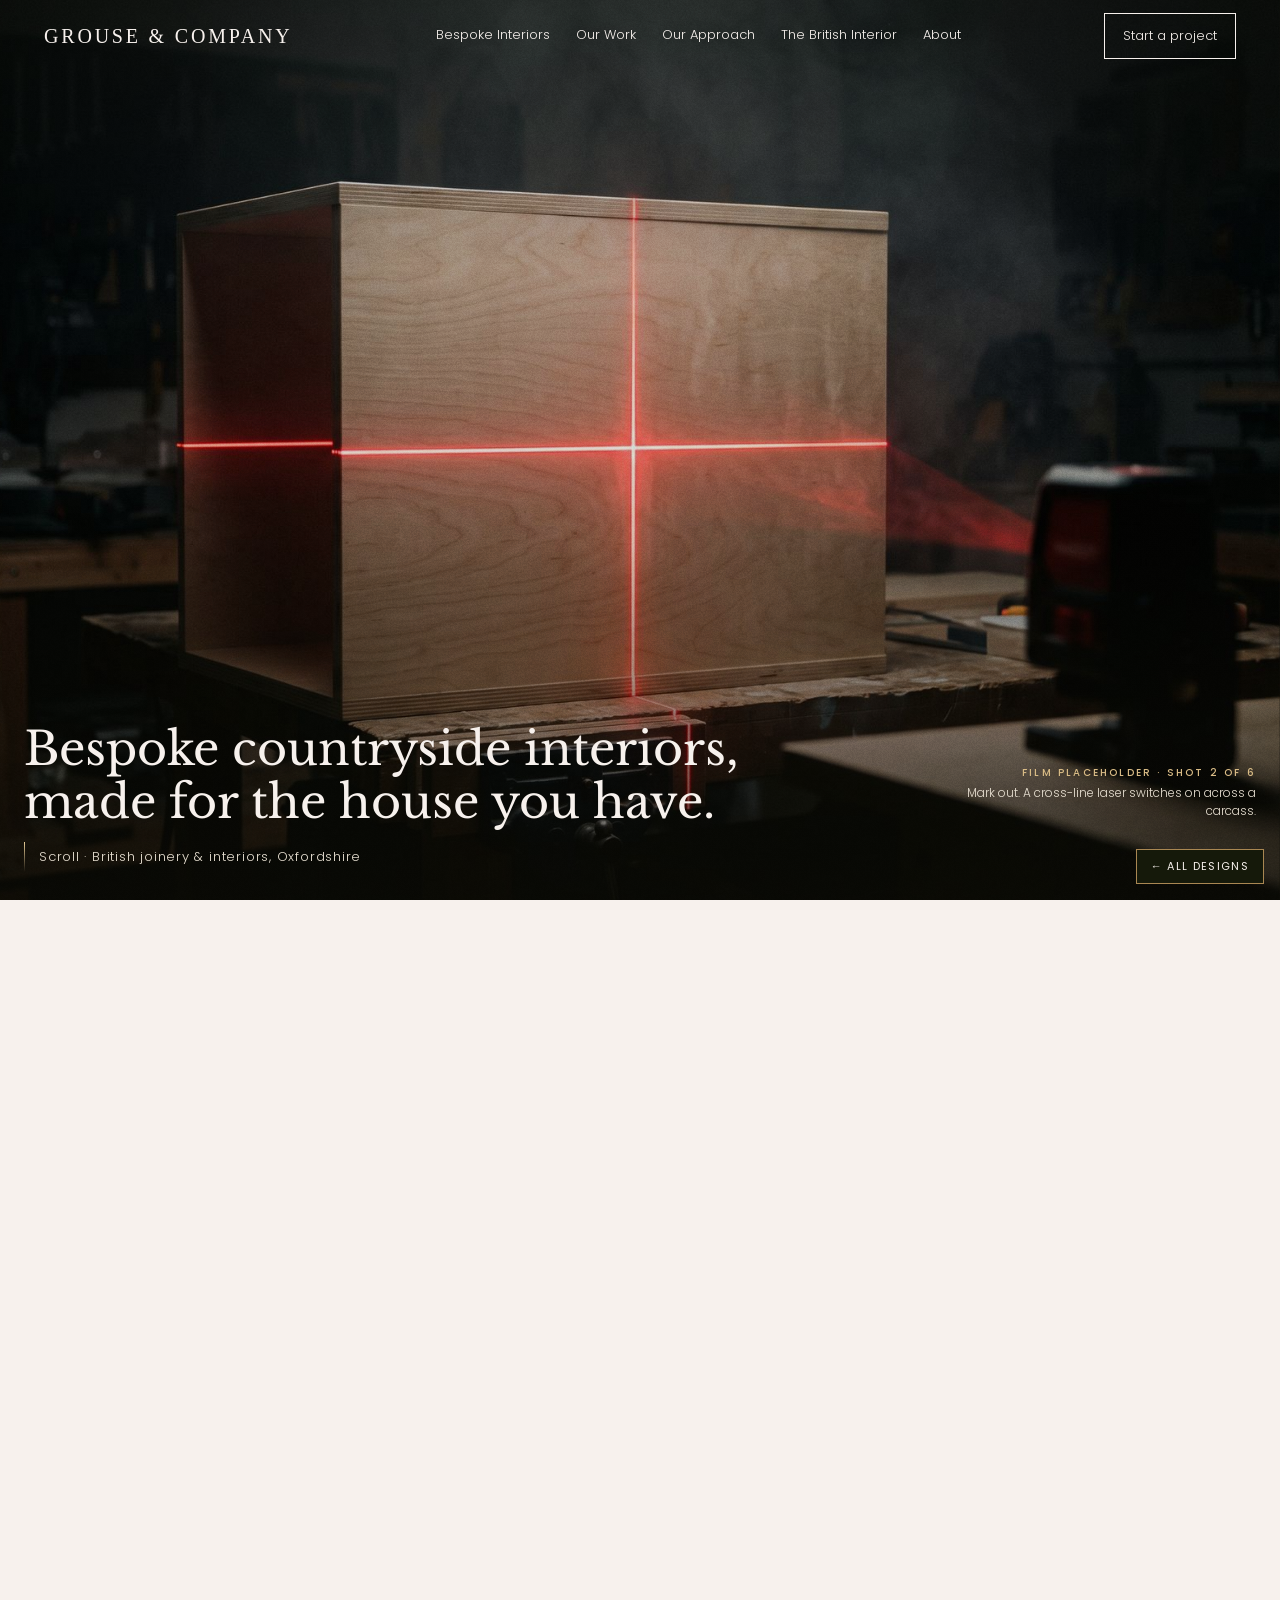
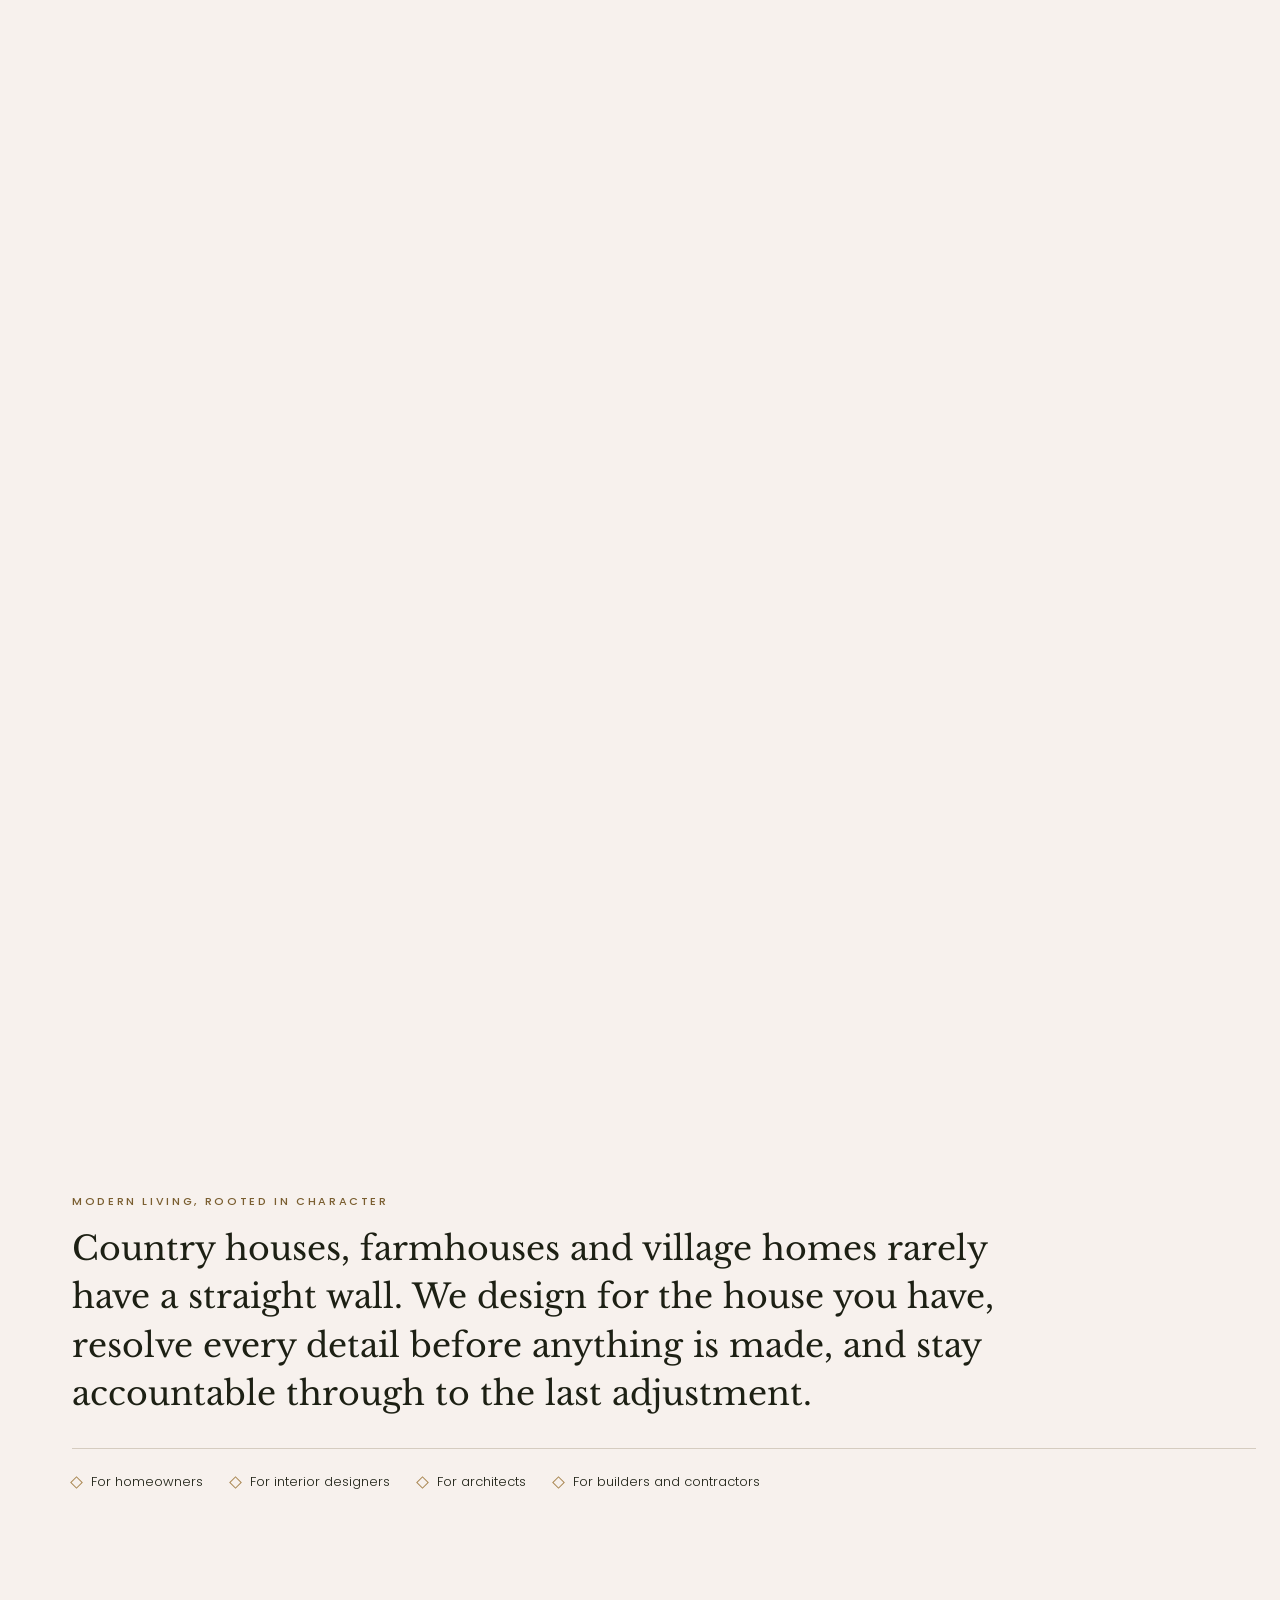
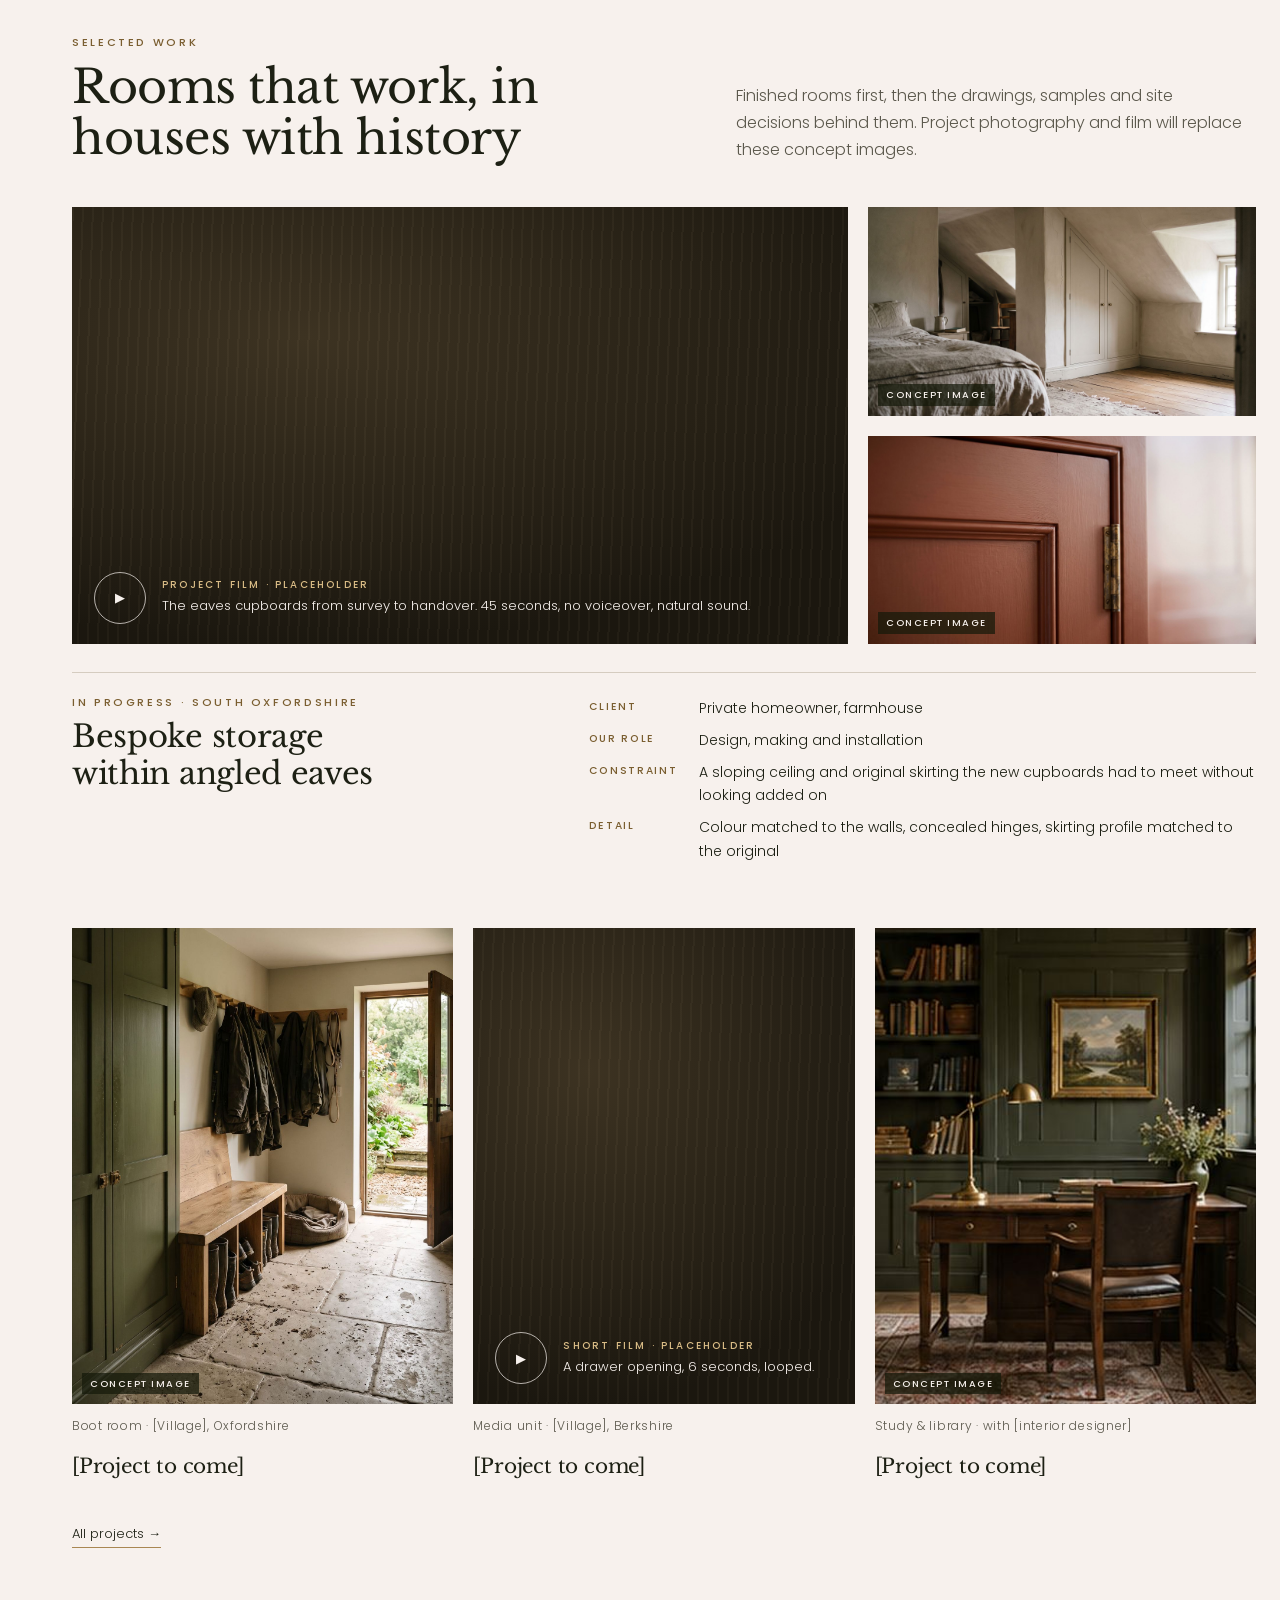
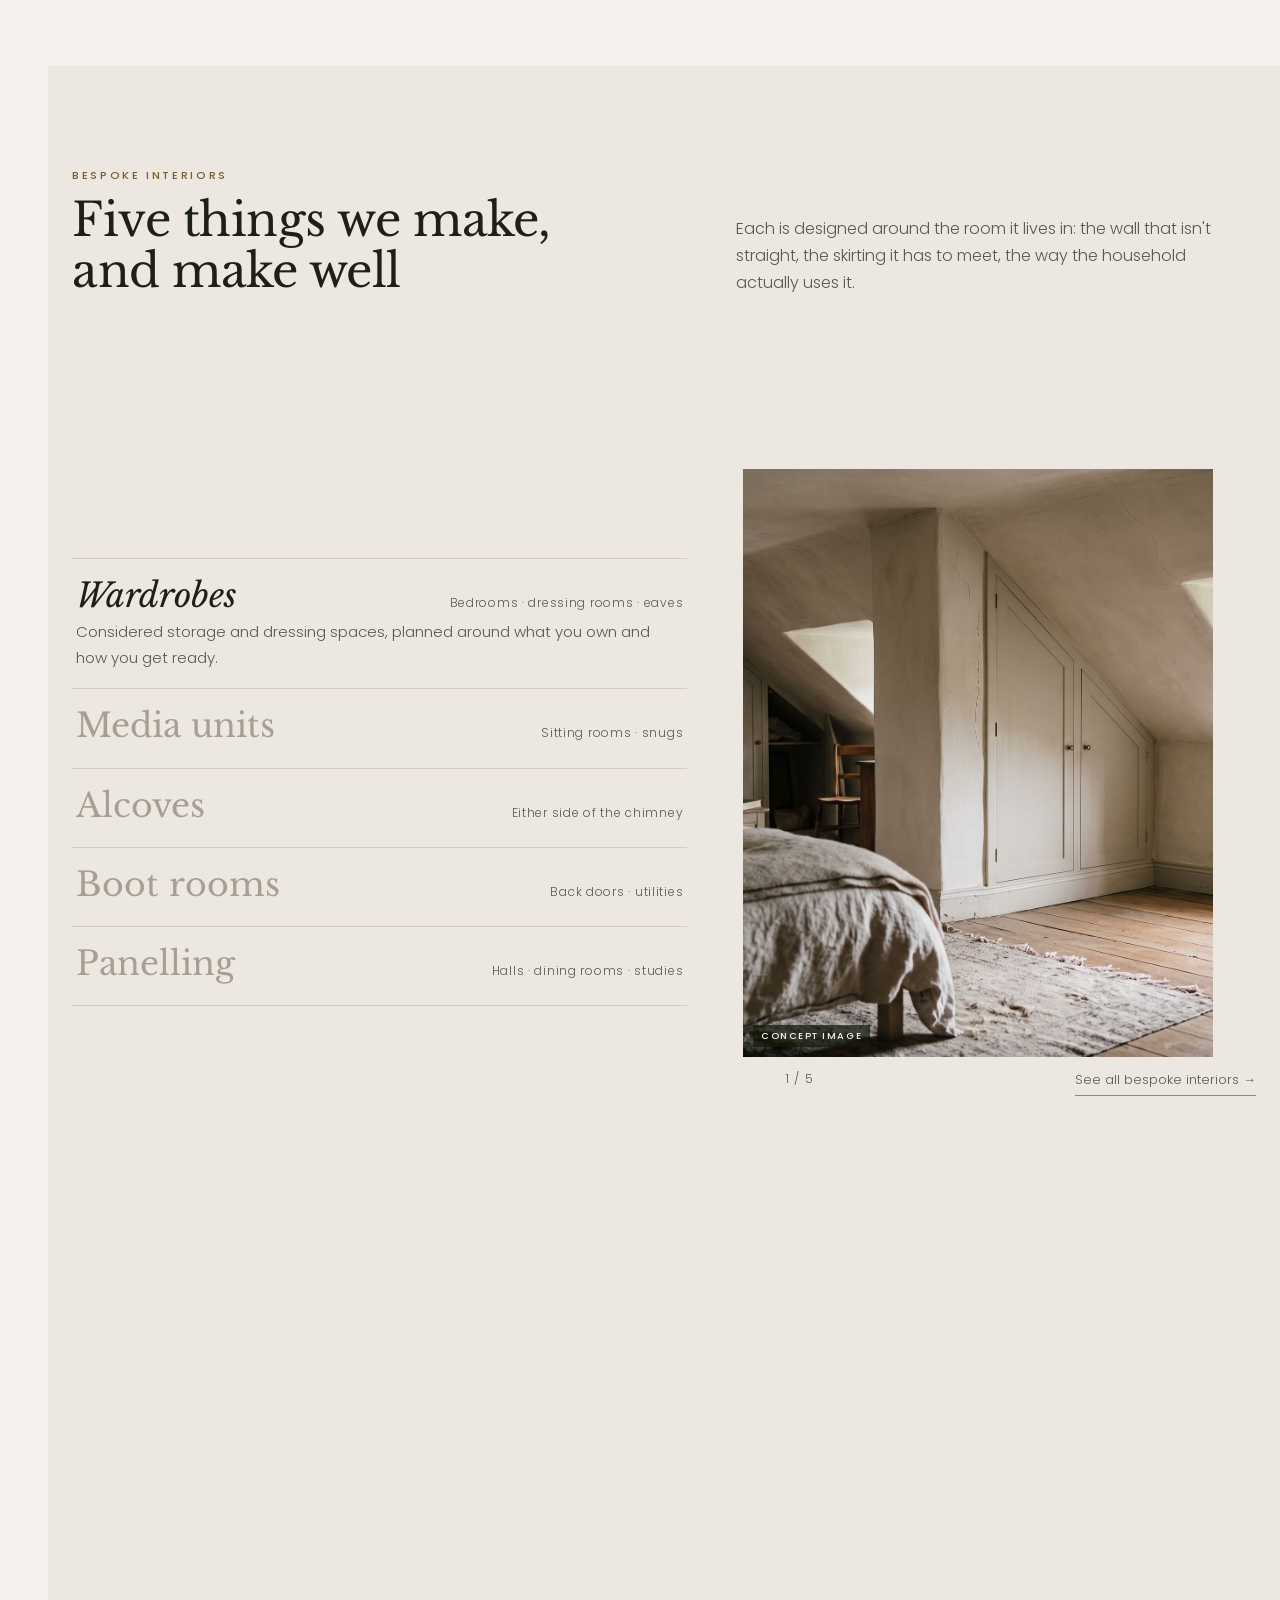
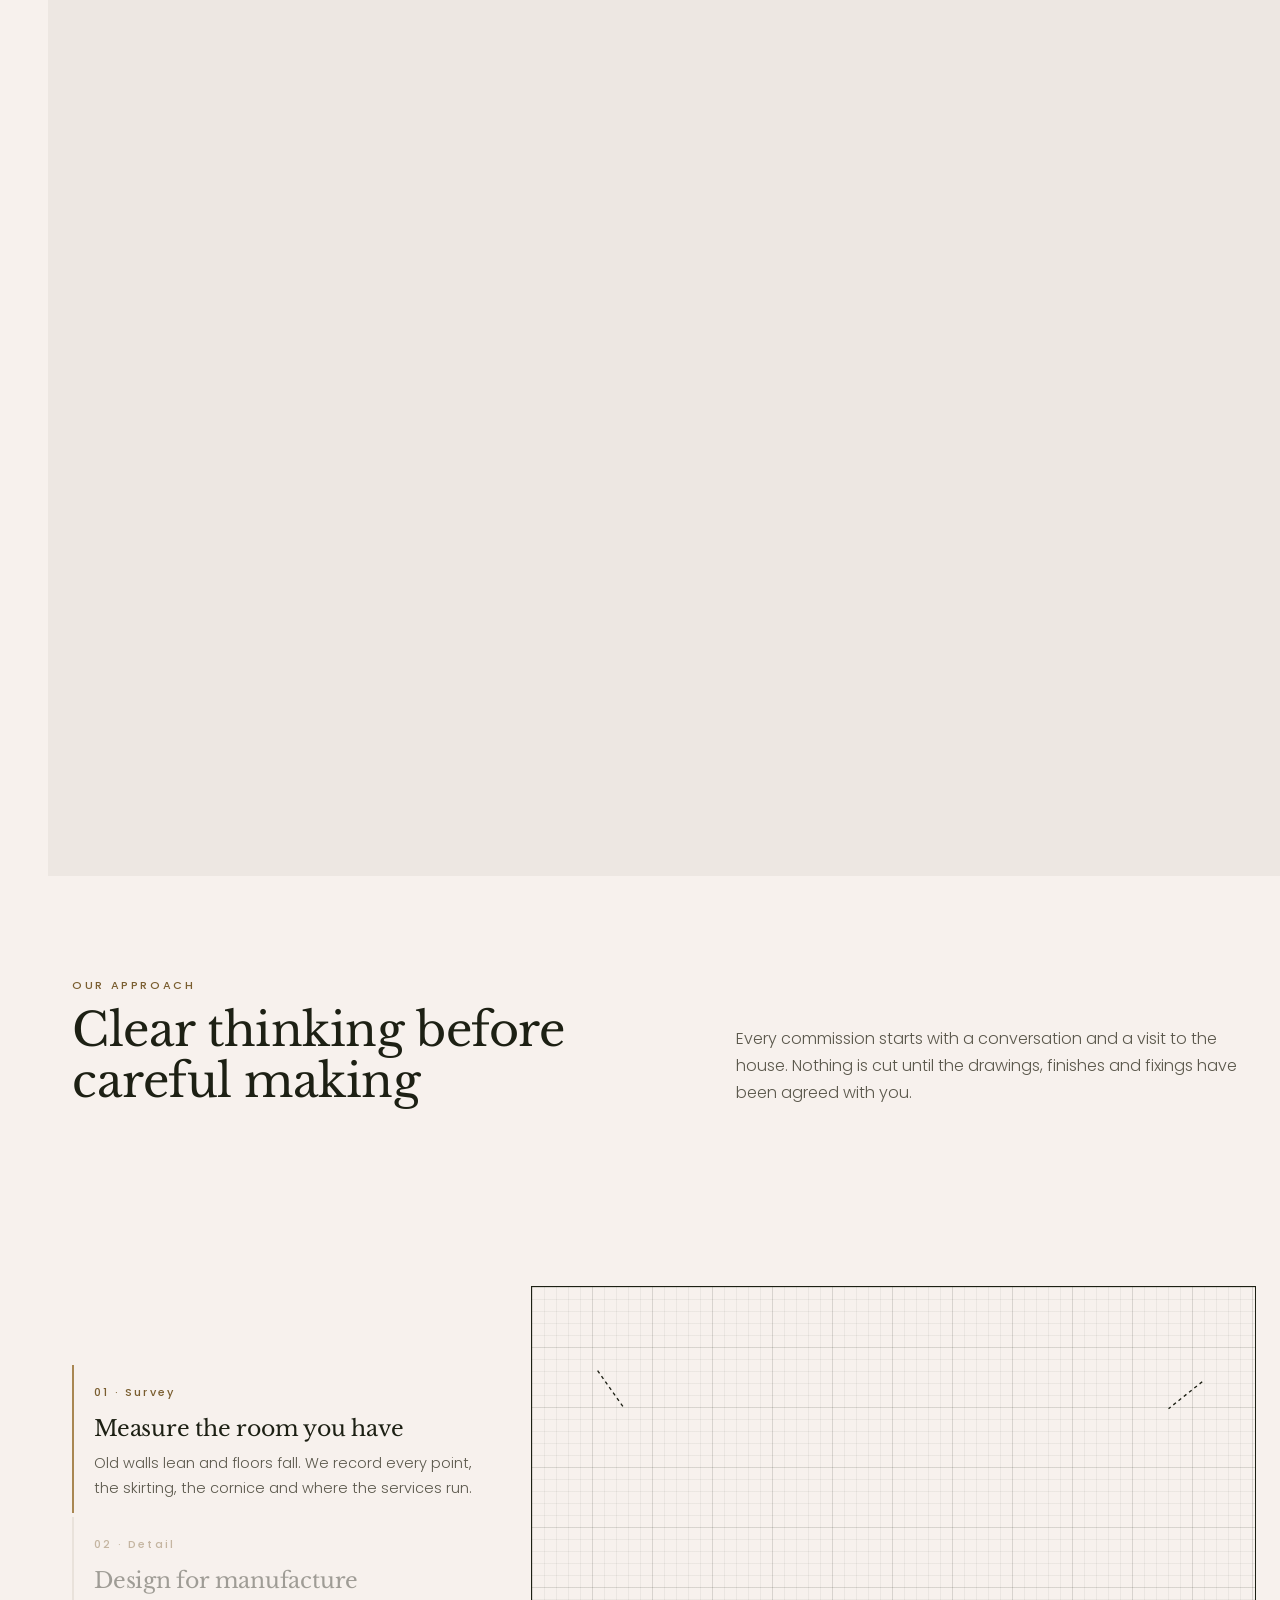
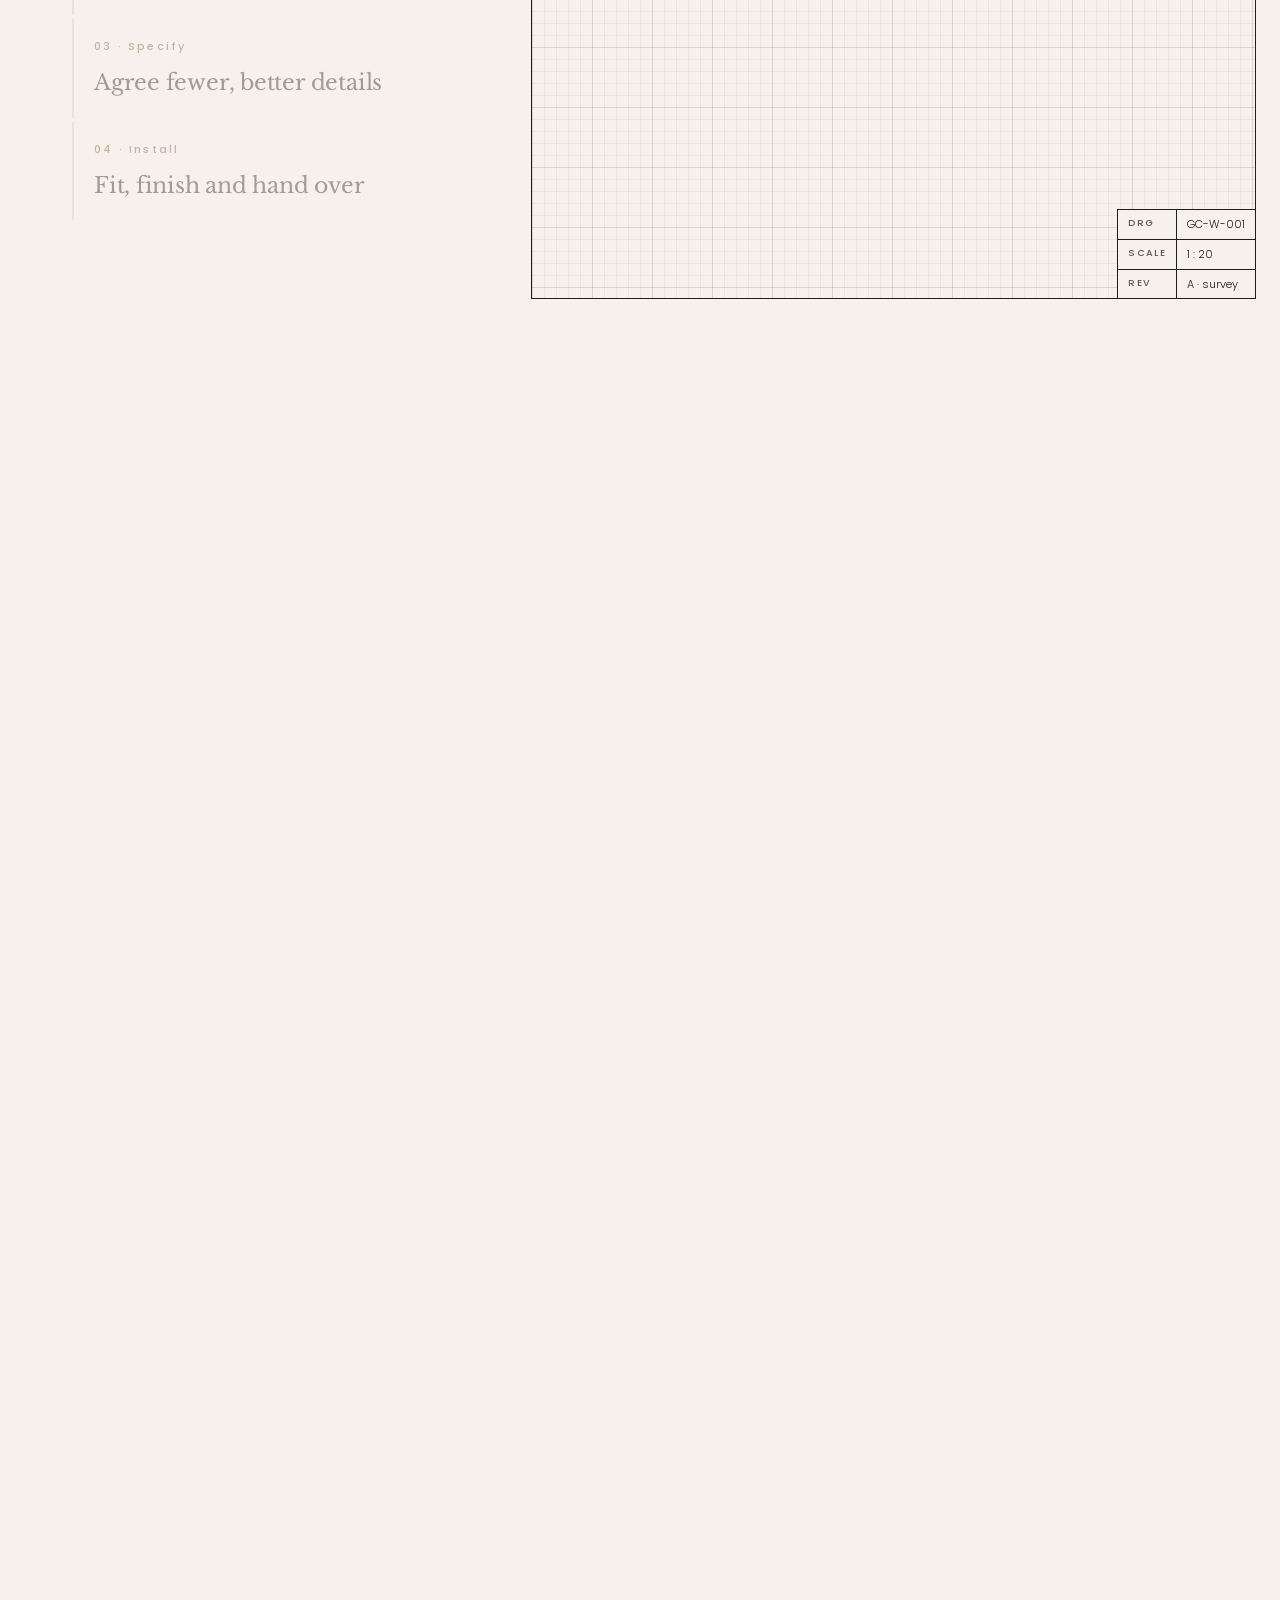
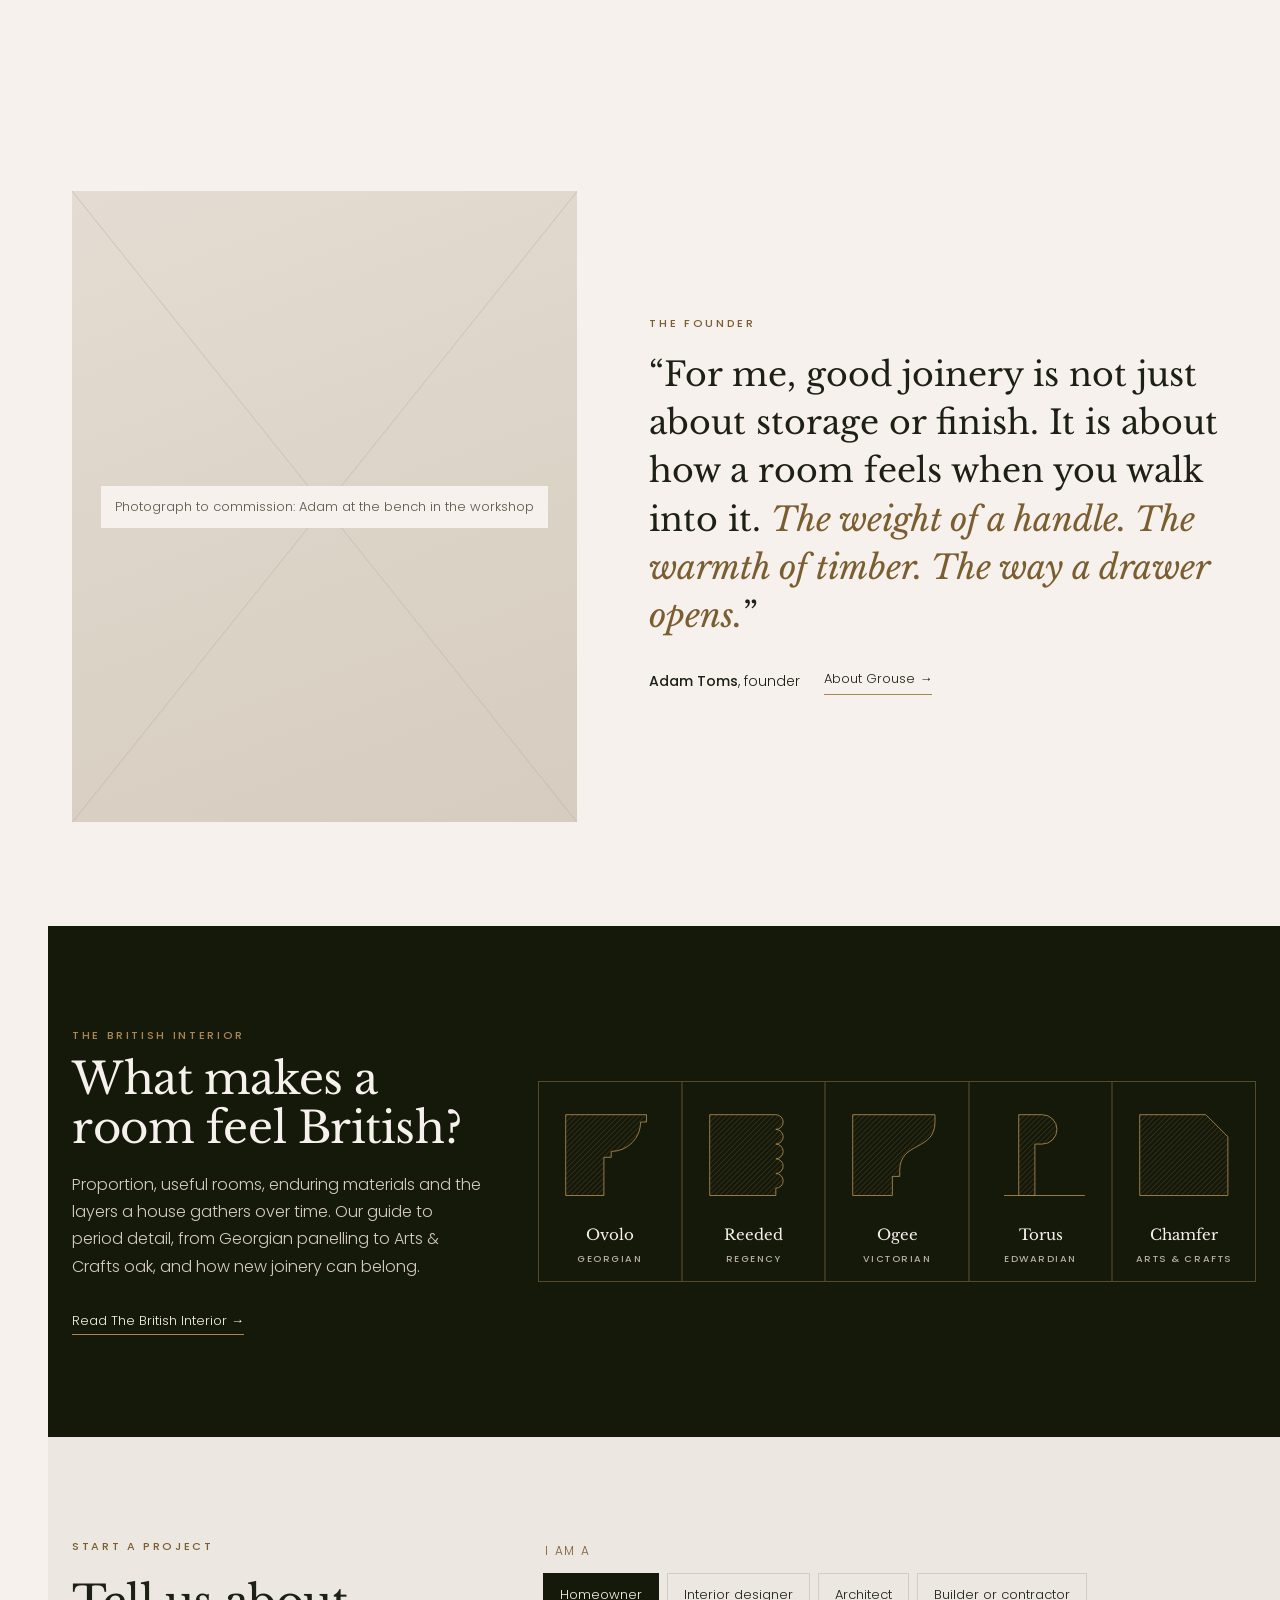
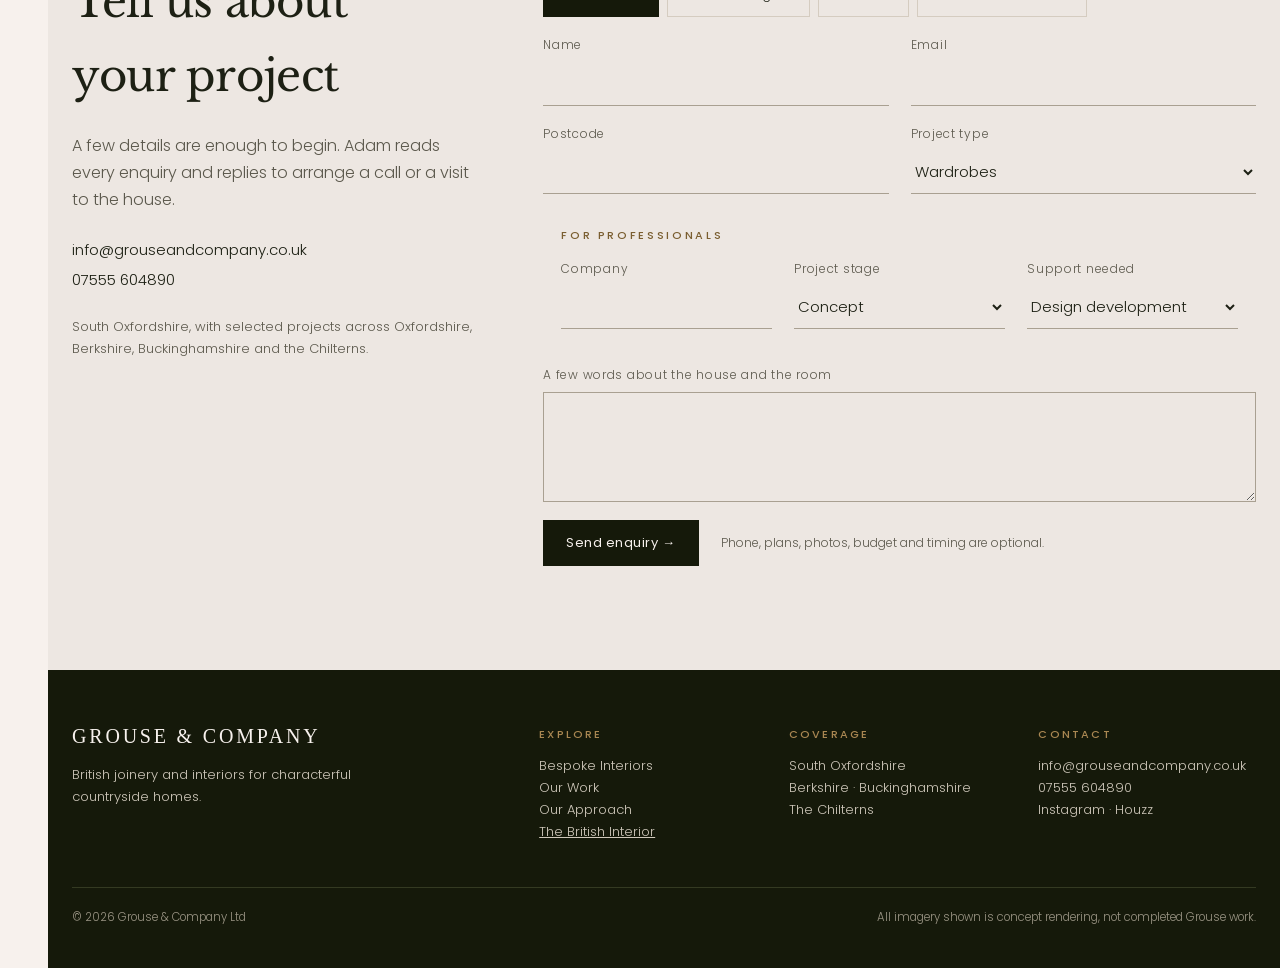
<file: daylight.html>
<!doctype html>
<html lang="en">
<head>
<meta charset="utf-8">
<meta name="viewport" content="width=device-width, initial-scale=1, viewport-fit=cover">
<title>Grouse · Daylight</title>
<link rel="preconnect" href="https://fonts.googleapis.com">
<link rel="preconnect" href="https://fonts.gstatic.com" crossorigin>
<link rel="stylesheet" href="https://fonts.googleapis.com/css2?family=Libre+Baskerville:ital@0;1&family=Poppins:wght@300;400;500&display=swap">
<link rel="stylesheet" href="daylight.css">
</head>
<body>
<a class="back" href="index.html">← All designs</a>

<svg width="0" height="0" style="position:absolute" aria-hidden="true"><defs><pattern id="hatch" width="5" height="5" patternUnits="userSpaceOnUse" patternTransform="rotate(45)"><line data-keep x1="0" y1="0" x2="0" y2="5" stroke="#A98752" stroke-width="1" opacity=".5"/></pattern></defs></svg>

<header class="site" id="head">
  <div class="wrap bar">
    <a class="word" href="#top">GROUSE &amp; COMPANY</a>
    <nav class="main" aria-label="Main">
      <a href="#systems">Bespoke Interiors</a><a href="#work">Our Work</a><a href="#approach">Our Approach</a><a href="daylight-british-interior.html">The British Interior</a><a href="#about">About</a>
    </nav>
    <a class="hbtn" href="#enquire">Start a project</a>
  </div>
</header>

<div class="rod" aria-hidden="true"><svg></svg><div class="rmark"><div class="lbl"><span class="rv">0</span><span class="ru">mm</span></div></div></div>

<main id="top">
  <section class="hero" id="hero" style="padding:0" aria-label="Introduction">
    <div class="stage">
      <div class="film" id="film" aria-label="Film placeholder: a montage of the workshop">
        <figure class="shot" data-cap="Cut. A crosscut through oak, a breath of sawdust in a shaft of light." style="margin:0"><img src="img/film-cut.jpg" alt=""></figure>
        <figure class="shot" data-cap="Mark out. A cross-line laser switches on across a carcass." style="margin:0"><img src="img/film-laser.jpg" alt=""></figure>
        <figure class="shot" data-cap="Sand. Raking light across the grain as the block passes." style="margin:0"><img src="img/film-sand.jpg" alt=""></figure>
        <figure class="shot" data-cap="Oil. Hardwax brushed along quartersawn oak, the grain darkening." style="margin:0"><img src="img/film-oil.jpg" alt=""></figure>
        <figure class="shot" data-cap="Paint. A final coat of olive laid off on an in-frame door." style="margin:0"><img src="img/film-paint.jpg" alt=""></figure>
        <figure class="shot" data-cap="Fit. Scribing a cornice to a ceiling that falls 20 mm." style="margin:0"><img src="img/film-fit.jpg" alt=""></figure>
        <div class="grain"></div>
        <div class="fcap" id="fcap"><b>Film placeholder · <span class="mno">Shot 1 of 6</span></b><span class="mcap"></span></div>
      </div>
      <div class="introline" id="introline">
        <div class="t">Bespoke countryside interiors, made for the house you have.</div>
        <div class="s"><i></i>Scroll · British joinery &amp; interiors, Oxfordshire</div>
      </div>
      <svg class="mould" id="mould" aria-hidden="true"></svg>
      <div class="hcopy" id="hcopy">
        <div class="eyebrow">Bespoke countryside interiors</div>
        <h1><em>British</em> Joinery &amp; Interiors</h1>
        <p>We work with homeowners, interior designers, architects and builders to create thoughtful fitted furniture and interior joinery for characterful homes.</p>
        <div class="based">Based in Oxfordshire · Modern living, rooted in character</div>
        <div class="ctas"><a class="btn" href="#enquire">Tell us about your project <span aria-hidden="true">→</span></a><a class="btn ghost" href="#work">Explore our work</a></div>
      </div>
    </div>
  </section>

  <div class="after">
    <div class="wrap intro">
      <div class="eyebrow">Modern living, rooted in character</div>
      <p class="big">Country houses, farmhouses and village homes rarely have a straight wall. We design for the house you have, resolve every detail before anything is made, and stay accountable through to the last adjustment.</p>
      <div class="aud" aria-label="Who we work with"><a href="#enquire">For homeowners</a><a href="#enquire">For interior designers</a><a href="#enquire">For architects</a><a href="#enquire">For builders and contractors</a></div>
    </div>

    <section id="work">
      <div class="wrap">
        <div class="head">
          <div><div class="eyebrow">Selected work</div><h2>Rooms that work, in houses with history</h2></div>
          <p>Finished rooms first, then the drawings, samples and site decisions behind them. Project photography and film will replace these concept images.</p>
        </div>
        <div class="feat">
          <div class="vid"><div class="inner"><span class="play" aria-hidden="true">▶</span><div><b>Project film · placeholder</b>The eaves cupboards from survey to handover. 45 seconds, no voiceover, natural sound.</div></div></div>
          <div class="stack">
            <div class="media"><img src="img/wardrobe.jpg" alt="Painted fitted wardrobes" loading="lazy"><span class="concept">Concept image</span></div>
            <div class="media"><img src="img/mouldings.jpg" alt="Skirting meeting an architrave" loading="lazy"><span class="concept">Concept image</span></div>
          </div>
        </div>
        <div class="fmeta">
          <div><div class="eyebrow">In progress · South Oxfordshire</div><h3>Bespoke storage within angled eaves</h3></div>
          <dl>
            <dt>Client</dt><dd>Private homeowner, farmhouse</dd>
            <dt>Our role</dt><dd>Design, making and installation</dd>
            <dt>Constraint</dt><dd>A sloping ceiling and original skirting the new cupboards had to meet without looking added on</dd>
            <dt>Detail</dt><dd>Colour matched to the walls, concealed hinges, skirting profile matched to the original</dd>
          </dl>
        </div>
        <div class="more">
          <a class="tile" href="#work"><div class="media"><img src="img/bootroom.jpg" alt="Olive boot room" loading="lazy"><span class="concept">Concept image</span></div><div class="meta">Boot room · [Village], Oxfordshire</div><h3>[Project to come]</h3></a>
          <a class="tile" href="#work"><div class="vid" style="aspect-ratio:4/5"><div class="inner"><span class="play" aria-hidden="true">▶</span><div><b>Short film · placeholder</b>A drawer opening, 6 seconds, looped.</div></div></div><div class="meta">Media unit · [Village], Berkshire</div><h3>[Project to come]</h3></a>
          <a class="tile" href="#work"><div class="media"><img src="img/study.jpg" alt="Panelled study" loading="lazy"><span class="concept">Concept image</span></div><div class="meta">Study &amp; library · with [interior designer]</div><h3>[Project to come]</h3></a>
        </div>
        <p style="margin-top:36px"><a class="lnk" href="#work">All projects →</a></p>
      </div>
    </section>

    <section id="systems" class="alt sys">
      <div class="wrap">
        <div class="head" style="margin-bottom:0">
          <div><div class="eyebrow">Bespoke interiors</div><h2>Five things we make, and make well</h2></div>
          <p>Each is designed around the room it lives in: the wall that isn't straight, the skirting it has to meet, the way the household actually uses it.</p>
        </div>
      </div>
      <div class="syspin" id="syspin">
        <div class="wrap sysbox">
          <ul class="syslist">
            <li><button data-sys aria-pressed="true"><span class="n">Wardrobes</span><span class="a">Bedrooms · dressing rooms · eaves</span><span class="b"><span>Considered storage and dressing spaces, planned around what you own and how you get ready.</span></span></button></li>
            <li><button data-sys aria-pressed="false"><span class="n">Media units</span><span class="a">Sitting rooms · snugs</span><span class="b"><span>Televisions, speakers and cables integrated quietly, so the room still reads as a room.</span></span></button></li>
            <li><button data-sys aria-pressed="false"><span class="n">Alcoves</span><span class="a">Either side of the chimney</span><span class="b"><span>Cabinetry and shelving scribed to the walls you have, so it looks as if it was always there.</span></span></button></li>
            <li><button data-sys aria-pressed="false"><span class="n">Boot rooms</span><span class="a">Back doors · utilities</span><span class="b"><span>Somewhere for coats, boots, dogs and the muddy end of country life.</span></span></button></li>
            <li><button data-sys aria-pressed="false"><span class="n">Panelling</span><span class="a">Halls · dining rooms · studies</span><span class="b"><span>Proportion, texture and architectural detail matched to the period of the house.</span></span></button></li>
          </ul>
          <div class="sysright">
            <div class="sysimg">
              <img class="on" src="img/wardrobe.jpg" alt="Fitted wardrobes in a bedroom">
              <img src="img/drawroom2.jpg" alt="Sitting room with fitted joinery" loading="lazy">
              <img src="img/library.jpg" alt="Alcove bookcases in a study" loading="lazy">
              <img src="img/bootroom.jpg" alt="Boot room with bench and pegs" loading="lazy">
              <img src="img/georgian.jpg" alt="Painted panelling in a hall" loading="lazy">
              <span class="concept">Concept image</span>
            </div>
            <div class="sysfoot"><span class="syscount">1 / 5</span><a class="lnk" href="#systems">See all bespoke interiors →</a></div>
          </div>
        </div>
      </div>
    </section>

    <section id="approach" style="padding-bottom:0">
      <div class="wrap">
        <div class="head" style="margin-bottom:0">
          <div><div class="eyebrow">Our approach</div><h2>Clear thinking before careful making</h2></div>
          <p>Every commission starts with a conversation and a visit to the house. Nothing is cut until the drawings, finishes and fixings have been agreed with you.</p>
        </div>
      </div>
      <div class="build" id="build">
        <div class="wrap pin">
          <div class="steps">
            <div class="step on"><span class="no">01 · Survey</span><h3>Measure the room you have</h3><p><span>Old walls lean and floors fall. We record every point, the skirting, the cornice and where the services run.</span></p></div>
            <div class="step"><span class="no">02 · Detail</span><h3>Design for manufacture</h3><p><span>Carcasses, scribes and fillers are drawn to the survey, so the piece fits a room that isn't square.</span></p></div>
            <div class="step"><span class="no">03 · Specify</span><h3>Agree fewer, better details</h3><p><span>In-frame doors, a cornice matched to the house, and hardware, timber and paint from our curated Grouse Standards, or something entirely your own.</span></p></div>
            <div class="step"><span class="no">04 · Install</span><h3>Fit, finish and hand over</h3><p><span>Scribed to the ceiling, painted, checked and handed over with a care booklet and the finish references.</span></p></div>
          </div>
          <div class="sheet">
            <svg class="elev" viewBox="0 0 620 520" role="img" aria-label="Elevation of a fitted wardrobe in an out-of-square room, drawn stage by stage">
              <g data-s="1">
                <path class="wall" d="M40 60 L585 72 M40 60 L46 470 M585 72 L580 478 M46 470 L580 478"/>
                <circle class="sv" cx="40" cy="60" r="3"/><circle class="sv" cx="585" cy="72" r="3"/><circle class="sv" cx="46" cy="470" r="3"/><circle class="sv" cx="580" cy="478" r="3"/>
                <path class="dimln" d="M40 36 H585 M40 30 V42 M585 30 V42"/><text class="dt" x="312" y="30" text-anchor="middle">2,725 at ceiling</text>
                <path class="dimln" d="M46 496 H580 M46 490 V502 M580 490 V502"/><text class="dt" x="313" y="514" text-anchor="middle">2,670 at floor · 55 out of square</text>
                <path class="dimln" d="M604 72 V478 M598 72 H610 M598 478 H610"/><text class="dt" transform="translate(616 275) rotate(90)" text-anchor="middle">2,384</text>
                <path class="bead" d="M46 448 L580 456"/><text class="note" x="60" y="442">existing skirting, 165 torus</text>
              </g>
              <g data-s="2">
                <path class="carc" d="M70 96 H555 V452 H70 Z M70 380 H555 M232 96 V452 M393 96 V452"/>
                <path class="dimln" d="M70 84 H232 M232 84 H393 M393 84 H555 M70 80 V88 M232 80 V88 M393 80 V88 M555 80 V88"/>
                <text class="dt" x="151" y="80" text-anchor="middle">810</text><text class="dt" x="312" y="80" text-anchor="middle">805</text><text class="dt" x="474" y="80" text-anchor="middle">810</text>
                <path class="carc" data-keep d="M46 62 L70 96 M585 72 L555 96" stroke-dasharray="3 3"/><text class="note" x="236" y="118">scribe fillers both sides</text>
              </g>
              <g data-s="3">
                <rect class="door" x="78" y="104" width="73" height="268"/><rect class="door" x="155" y="104" width="73" height="268"/>
                <rect class="door" x="240" y="104" width="71" height="268"/><rect class="door" x="315" y="104" width="71" height="268"/>
                <rect class="door" x="401" y="104" width="73" height="268"/><rect class="door" x="478" y="104" width="73" height="268"/>
                <rect class="door" x="78" y="388" width="150" height="56"/><rect class="door" x="240" y="388" width="146" height="56"/><rect class="door" x="401" y="388" width="150" height="56"/>
                <path class="bead" d="M86 112h57v252h-57z M163 112h57v252h-57z M248 112h55v252h-55z M323 112h55v252h-55z M409 112h57v252h-57z M486 112h57v252h-57z"/>
                <circle class="knob" cx="146" cy="238" r="3.2"/><circle class="knob" cx="160" cy="238" r="3.2"/><circle class="knob" cx="306" cy="238" r="3.2"/><circle class="knob" cx="320" cy="238" r="3.2"/><circle class="knob" cx="469" cy="238" r="3.2"/><circle class="knob" cx="483" cy="238" r="3.2"/>
                <circle class="knob" cx="153" cy="416" r="3.2"/><circle class="knob" cx="313" cy="416" r="3.2"/><circle class="knob" cx="476" cy="416" r="3.2"/>
              </g>
              <g data-s="4">
                <path class="carc" d="M64 96 L555 96 M58 78 L590 86 L555 96 M58 78 L64 96"/>
                <path class="bead" d="M60 84 L588 92"/>
                <text class="note" x="100" y="58">cornice scribed to a falling ceiling</text>
                <path class="dimln" d="M30 96 V452 M24 96 H36 M24 452 H36"/><text class="dt" transform="translate(20 274) rotate(-90)" text-anchor="middle">2,290</text>
              </g>
            </svg>
            <div class="tblock" aria-hidden="true"><span>Drg</span><span>GC-W-001</span><span>Scale</span><span>1 : 20</span><span>Rev</span><span data-rev>A · survey</span></div>
          </div>
        </div>
      </div>
    </section>

    <section id="about">
      <div class="wrap founder">
        <div class="portrait">
          <svg viewBox="0 0 400 500" preserveAspectRatio="none" aria-hidden="true"><path d="M0 500 L400 0 M0 0 L400 500" stroke="#B9AE9F" fill="none" vector-effect="non-scaling-stroke"/></svg>
          <span>Photograph to commission: Adam at the bench in the workshop</span>
        </div>
        <div>
          <div class="eyebrow" style="margin-bottom:22px">The founder</div>
          <blockquote>“For me, good joinery is not just about storage or finish. It is about how a room feels when you walk into it. <em>The weight of a handle. The warmth of timber. The way a drawer opens.</em>”</blockquote>
          <div class="sig"><span><b>Adam Toms</b>, founder</span><a class="lnk" href="#about">About Grouse →</a></div>
        </div>
      </div>
    </section>

    <section class="bi" id="journal">
      <div class="wrap bigrid">
        <div>
          <div class="eyebrow">The British Interior</div>
          <h2>What makes a room feel British?</h2>
          <p>Proportion, useful rooms, enduring materials and the layers a house gathers over time. Our guide to period detail, from Georgian panelling to Arts &amp; Crafts oak, and how new joinery can belong.</p>
          <a class="lnk" href="daylight-british-interior.html">Read The British Interior →</a>
        </div>
        <div class="profiles">
          <div class="prof" data-draw><svg viewBox="0 0 160 150" aria-hidden="true"><path class="sec" data-keep d="M20 20 H130 V30 H122 A40 40 0 0 1 82 70 V78 H72 V130 H20 Z"/><path class="ln" d="M20 20 H130 V30 H122 A40 40 0 0 1 82 70 V78 H72 V130 H20 Z"/></svg><div><b>Ovolo</b><small>Georgian</small></div></div>
          <div class="prof" data-draw><svg viewBox="0 0 160 150" aria-hidden="true"><path class="sec" data-keep d="M20 20 H110 A10 10 0 0 1 110 40 A10 10 0 0 1 110 60 A10 10 0 0 1 110 80 A10 10 0 0 1 110 100 A10 10 0 0 1 110 120 V130 H20 Z"/><path class="ln" d="M20 20 H110 A10 10 0 0 1 110 40 A10 10 0 0 1 110 60 A10 10 0 0 1 110 80 A10 10 0 0 1 110 100 A10 10 0 0 1 110 120 V130 H20 Z"/></svg><div><b>Reeded</b><small>Regency</small></div></div>
          <div class="prof" data-draw><svg viewBox="0 0 160 150" aria-hidden="true"><path class="sec" data-keep d="M20 20 H132 V30 C132 70 84 56 84 96 V104 H74 V130 H20 Z"/><path class="ln" d="M20 20 H132 V30 C132 70 84 56 84 96 V104 H74 V130 H20 Z"/></svg><div><b>Ogee</b><small>Victorian</small></div></div>
          <div class="prof" data-draw><svg viewBox="0 0 160 150" aria-hidden="true"><path class="sec" data-keep d="M50 130 V20 H82 A20 20 0 0 1 82 60 H72 V130 Z"/><path class="ln" d="M50 130 V20 H82 A20 20 0 0 1 82 60 H72 V130 Z M30 130 H140"/></svg><div><b>Torus</b><small>Edwardian</small></div></div>
          <div class="prof" data-draw><svg viewBox="0 0 160 150" aria-hidden="true"><path class="sec" data-keep d="M20 20 H110 L140 50 V130 H20 Z"/><path class="ln" d="M20 20 H110 L140 50 V130 H20 Z"/></svg><div><b>Chamfer</b><small>Arts &amp; Crafts</small></div></div>
        </div>
      </div>
    </section>

    <section id="enquire" class="alt">
      <div class="wrap enquire">
        <aside>
          <div class="eyebrow">Start a project</div>
          <h2 style="font-size:clamp(30px,3.4vw,44px);margin:14px 0 18px">Tell us about your project</h2>
          <p>A few details are enough to begin. Adam reads every enquiry and replies to arrange a call or a visit to the house.</p>
          <div class="contact"><span>info@grouseandcompany.co.uk</span><span>07555 604890</span></div>
          <p style="font-size:13px;margin-top:24px">South Oxfordshire, with selected projects across Oxfordshire, Berkshire, Buckinghamshire and the Chilterns.</p>
        </aside>
        <form id="form" novalidate>
          <fieldset><legend>I am a</legend>
            <label class="chip"><input type="radio" name="role" id="r1" value="homeowner" checked><span>Homeowner</span></label>
            <label class="chip"><input type="radio" name="role" id="r2" value="designer"><span>Interior designer</span></label>
            <label class="chip"><input type="radio" name="role" id="r3" value="architect"><span>Architect</span></label>
            <label class="chip"><input type="radio" name="role" id="r4" value="builder"><span>Builder or contractor</span></label>
          </fieldset>
          <label class="f">Name<input type="text" id="f-name" autocomplete="name"></label>
          <label class="f">Email<input type="email" id="f-email" autocomplete="email"></label>
          <label class="f">Postcode<input type="text" id="f-pc" autocomplete="postal-code"></label>
          <label class="f">Project type<select id="f-type"><option>Wardrobes</option><option>Media unit</option><option>Alcoves</option><option>Boot room</option><option>Panelling</option><option>Kitchen, pantry or utility</option><option>Study or library</option><option>Something else</option></select></label>
          <div class="pro" hidden>
            <div class="eyebrow">For professionals</div>
            <label class="f">Company<input type="text" id="f-co"></label>
            <label class="f">Project stage<select id="f-stage"><option>Concept</option><option>Planning or listed consent</option><option>Technical design</option><option>On site</option></select></label>
            <label class="f">Support needed<select id="f-sup"><option>Design development</option><option>Technical drawings</option><option>Make and install</option><option>Full joinery package</option></select></label>
          </div>
          <label class="f full">A few words about the house and the room<textarea id="f-brief"></textarea></label>
          <div class="formfoot"><button class="btn" type="submit">Send enquiry →</button><span>Phone, plans, photos, budget and timing are optional.</span></div>
          <div class="thanks" hidden>Thank you. This is a design prototype, so nothing was sent. On the live site this goes straight to Adam.</div>
        </form>
      </div>
    </section>

    <footer>
      <div class="wrap">
        <div class="fgrid">
          <div><a class="word" href="#top">GROUSE &amp; COMPANY</a><p style="margin-top:14px;max-width:24em">British joinery and interiors for characterful countryside homes.</p></div>
          <div><h4>Explore</h4><p>Bespoke Interiors<br>Our Work<br>Our Approach<br><a href="daylight-british-interior.html">The British Interior</a></p></div>
          <div><h4>Coverage</h4><p>South Oxfordshire<br>Berkshire · Buckinghamshire<br>The Chilterns</p></div>
          <div><h4>Contact</h4><p>info@grouseandcompany.co.uk<br>07555 604890<br>Instagram · Houzz</p></div>
        </div>
        <div class="fine"><span>© 2026 Grouse &amp; Company Ltd</span><span>All imagery shown is concept rendering, not completed Grouse work.</span></div>
      </div>
    </footer>
  </div>
</main>

<script src="grouse.js"></script>
<script>
(function(){
  var hero=document.getElementById('hero'),film=document.getElementById('film'),svg=document.getElementById('mould'),
      hc=document.getElementById('hcopy'),il=document.getElementById('introline'),fcap=document.getElementById('fcap'),head=document.getElementById('head');
  var NS='http://www.w3.org/2000/svg',R,frames=[],dims=[],labels=[];
  function el(n,a,p){var e=document.createElementNS(NS,n);for(var k in a)e.setAttribute(k,a[k]);(p||svg).appendChild(e);return e}
  function layout(){
    var W=innerWidth,H=Math.max(innerHeight,560),mob=W<820,w,h,x,y;
    if(mob){h=Math.min(H*.32,300);w=h/Math.SQRT2;x=(W-w)/2;y=104}
    else{h=Math.min(H*.66,620);w=h/Math.SQRT2;x=W*.56+(W*.44-w)/2-W*.03;y=(H-h)/2+26}
    R={x:x,y:y,w:w,h:h,W:W,H:H};
    svg.setAttribute('viewBox','0 0 '+W+' '+H);
    while(svg.firstChild)svg.removeChild(svg.firstChild);
    var o=16,i=7;
    frames=[
      el('rect',{class:'fr',x:x-o,y:y-o,width:w+2*o,height:h+2*o}),
      el('rect',{class:'fr b',x:x-i,y:y-i,width:w+2*i,height:h+2*i}),
      el('path',{class:'fr',d:'M'+(x-o)+' '+(y-o)+'L'+(x-i)+' '+(y-i)+'M'+(x+w+o)+' '+(y-o)+'L'+(x+w+i)+' '+(y-i)+'M'+(x-o)+' '+(y+h+o)+'L'+(x-i)+' '+(y+h+i)+'M'+(x+w+o)+' '+(y+h+o)+'L'+(x+w+i)+' '+(y+h+i)})
    ];
    var ty=y-o-26,rx=x+w+o+26;
    dims=[
      el('path',{class:'dm',d:'M'+(x-o)+' '+ty+'H'+(x+w+o)+'M'+(x-o)+' '+(ty-6)+'V'+(ty+6)+'M'+(x+w+o)+' '+(ty-6)+'V'+(ty+6)+'M'+(x-o+7)+' '+(ty-3)+'L'+(x-o)+' '+ty+'L'+(x-o+7)+' '+(ty+3)+'M'+(x+w+o-7)+' '+(ty-3)+'L'+(x+w+o)+' '+ty+'L'+(x+w+o-7)+' '+(ty+3)}),
      el('path',{class:'dm',d:'M'+rx+' '+(y-o)+'V'+(y+h+o)+'M'+(rx-6)+' '+(y-o)+'H'+(rx+6)+'M'+(rx-6)+' '+(y+h+o)+'H'+(rx+6)+'M'+(rx-3)+' '+(y-o+7)+'L'+rx+' '+(y-o)+'L'+(rx+3)+' '+(y-o+7)+'M'+(rx-3)+' '+(y+h+o-7)+'L'+rx+' '+(y+h+o)+'L'+(rx+3)+' '+(y+h+o-7)})
    ];
    labels=[el('text',{x:x+w/2,y:ty-8,'text-anchor':'middle'}),el('text',{transform:'translate('+(rx+14)+' '+(y+h/2)+') rotate(90)','text-anchor':'middle'}),el('text',{x:x-o,y:y+h+o+22})];
    labels[0].textContent='600';labels[1].textContent='849';labels[2].textContent='PANEL · 1 : √2';
    frames.concat(dims).forEach(function(p){p.setAttribute('pathLength','1');p.style.strokeDasharray='1'});
    G.kick();
  }
  layout();addEventListener('resize',layout);
  G.on(function(off){
    var p=G.rm?1:G.pin(hero,off),W=R.W,H=R.H;
    var s=G.ease(G.clamp((p-.06)/.5,0,1));
    film.style.clipPath='inset('+(s*R.y)+'px '+(s*(W-R.x-R.w))+'px '+(s*(H-R.y-R.h))+'px '+(s*R.x)+'px)';
    var f=G.clamp((p-.42)/.22,0,1),d=G.clamp((p-.56)/.2,0,1);
    frames.forEach(function(e){e.style.strokeDashoffset=1-f});
    dims.forEach(function(e){e.style.strokeDashoffset=1-d});
    labels.forEach(function(e){e.style.opacity=d>.8?1:0});
    var c=G.clamp((p-.5)/.25,0,1);hc.style.opacity=c;hc.style.pointerEvents=c>.5?'auto':'none';
    hc.style.marginTop=(1-c)*18+'px';
    il.style.opacity=1-G.clamp(p/.14,0,1);fcap.style.opacity=1-G.clamp((p-.08)/.14,0,1);
    head.classList.toggle('solid',p>.08||hero.getBoundingClientRect().bottom<80);
  });
  G.montage(film);
  G.rod({from:0,to:2400,major:500,minor:50,hero:'#hero'});
  G.systems(document.getElementById('syspin'));
  G.build(document.getElementById('build'));
  G.draws();
  G.form('form');
  G.start();
})();
</script>
</body>
</html>
</file>
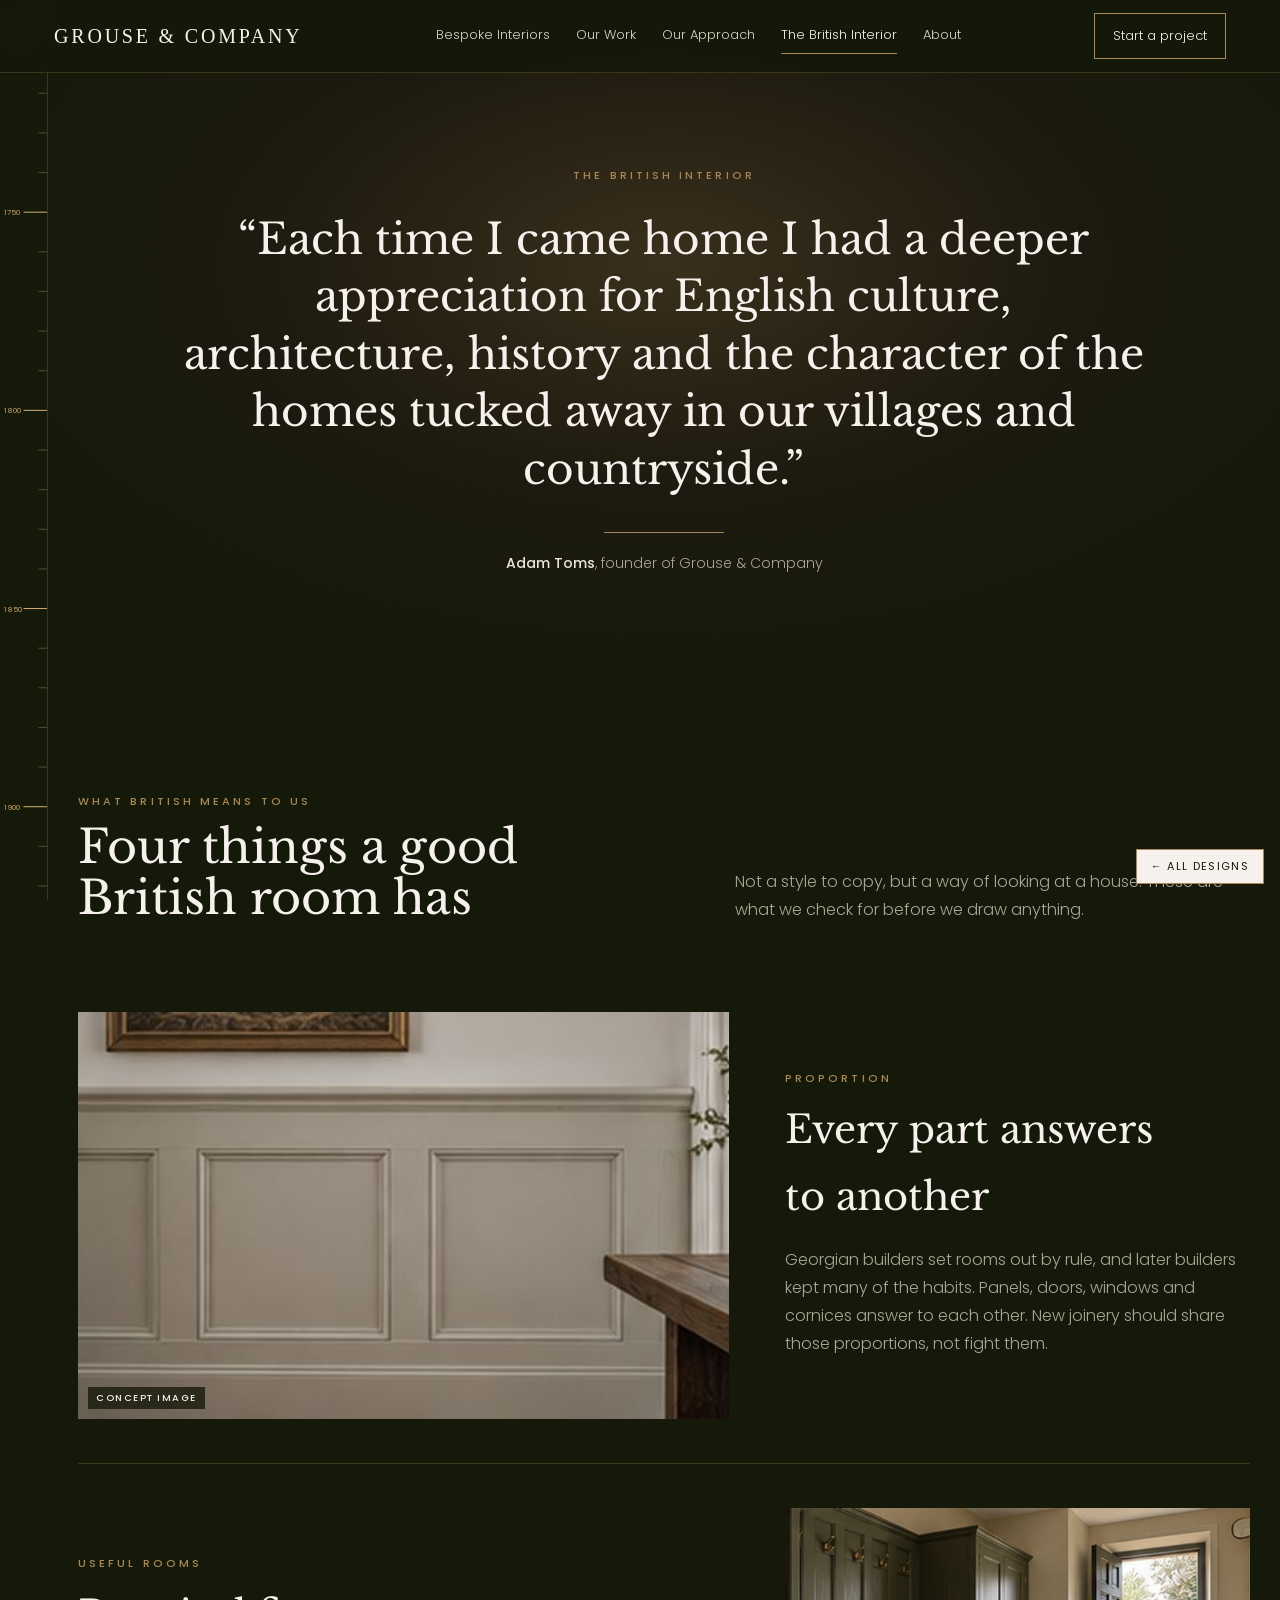
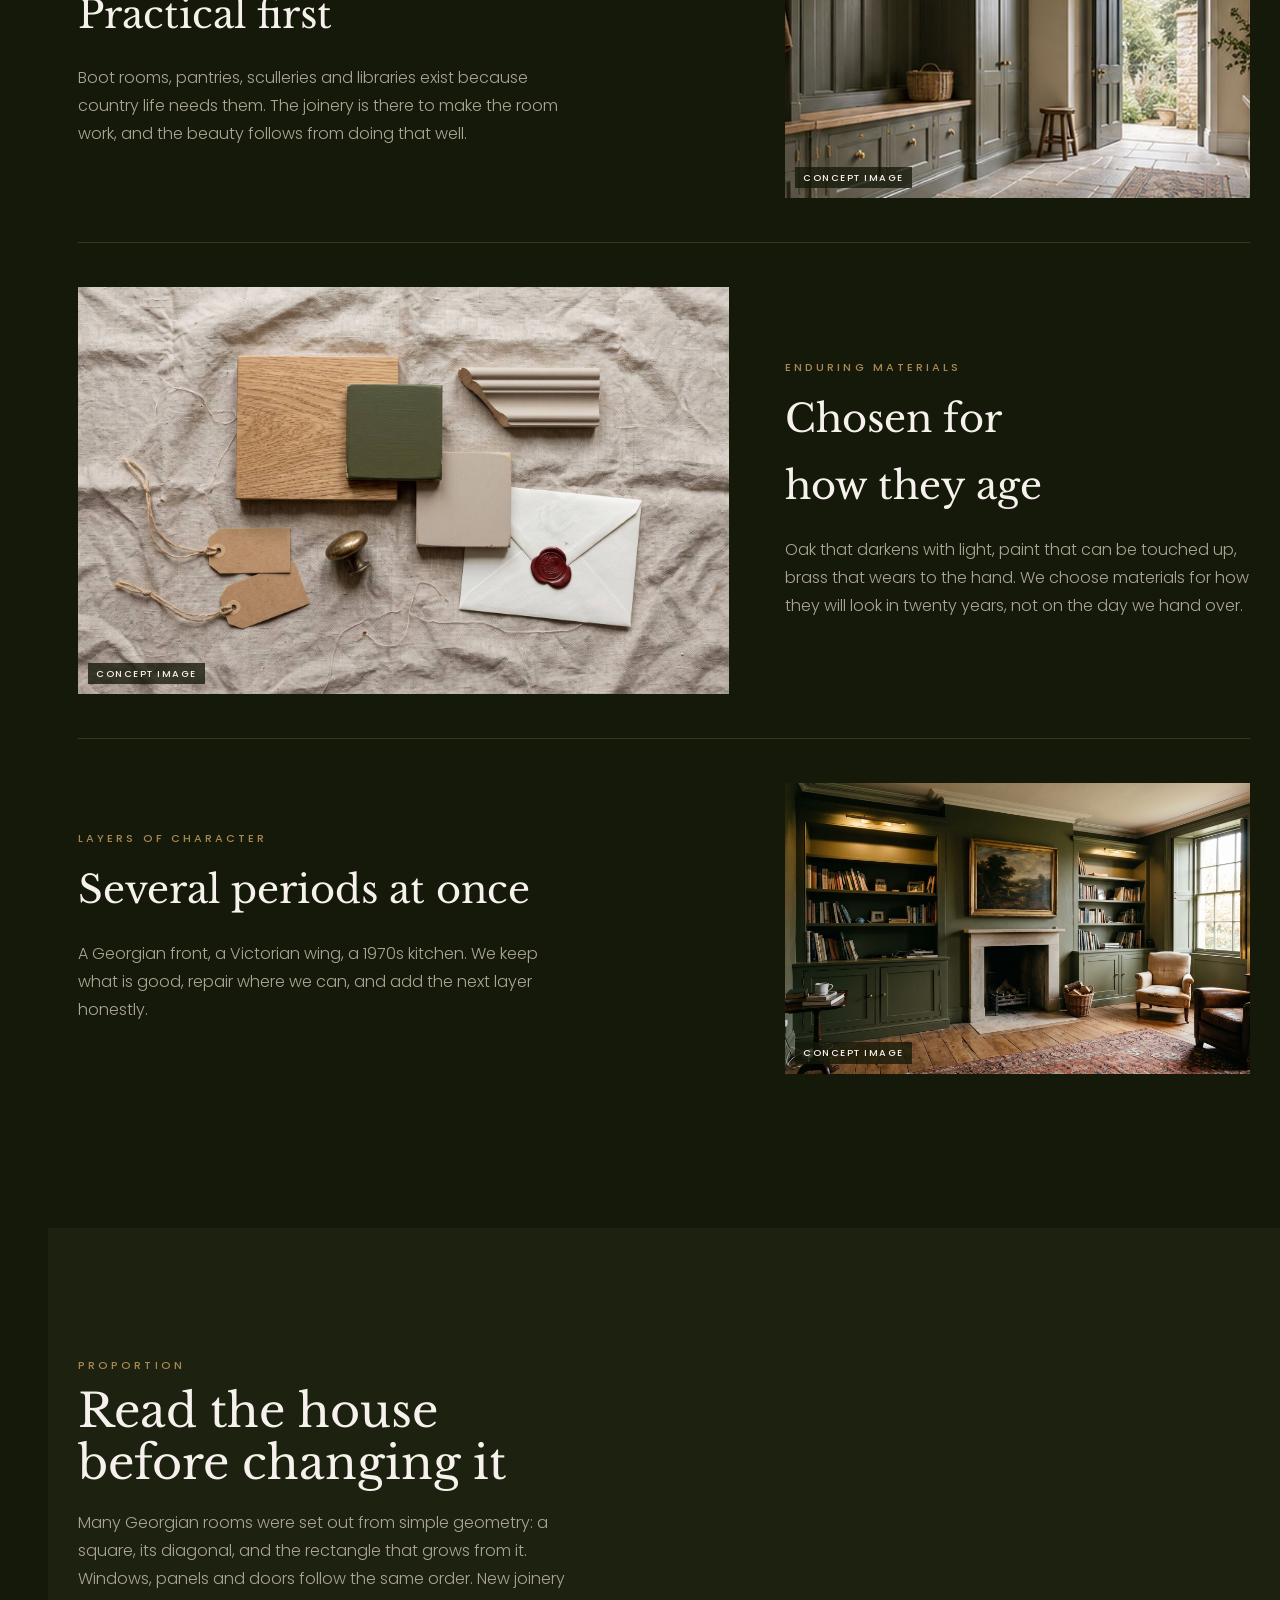
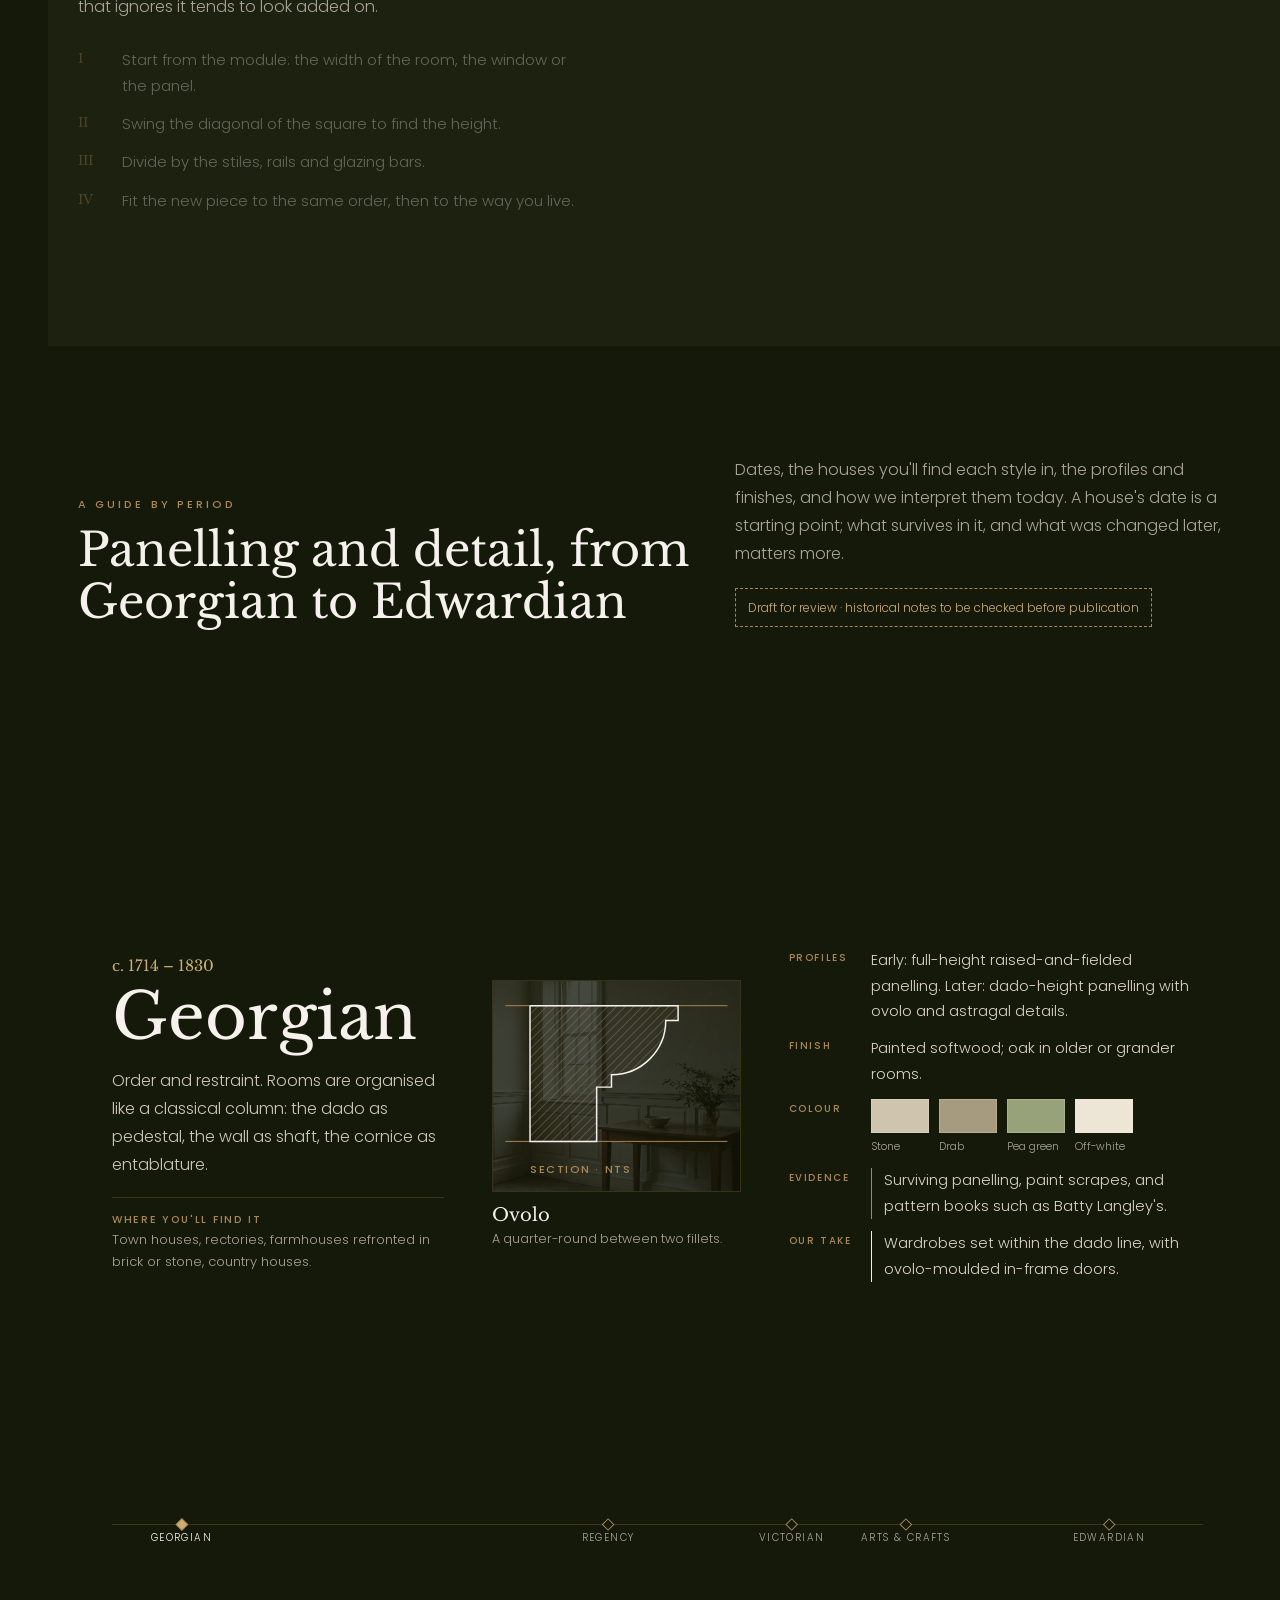
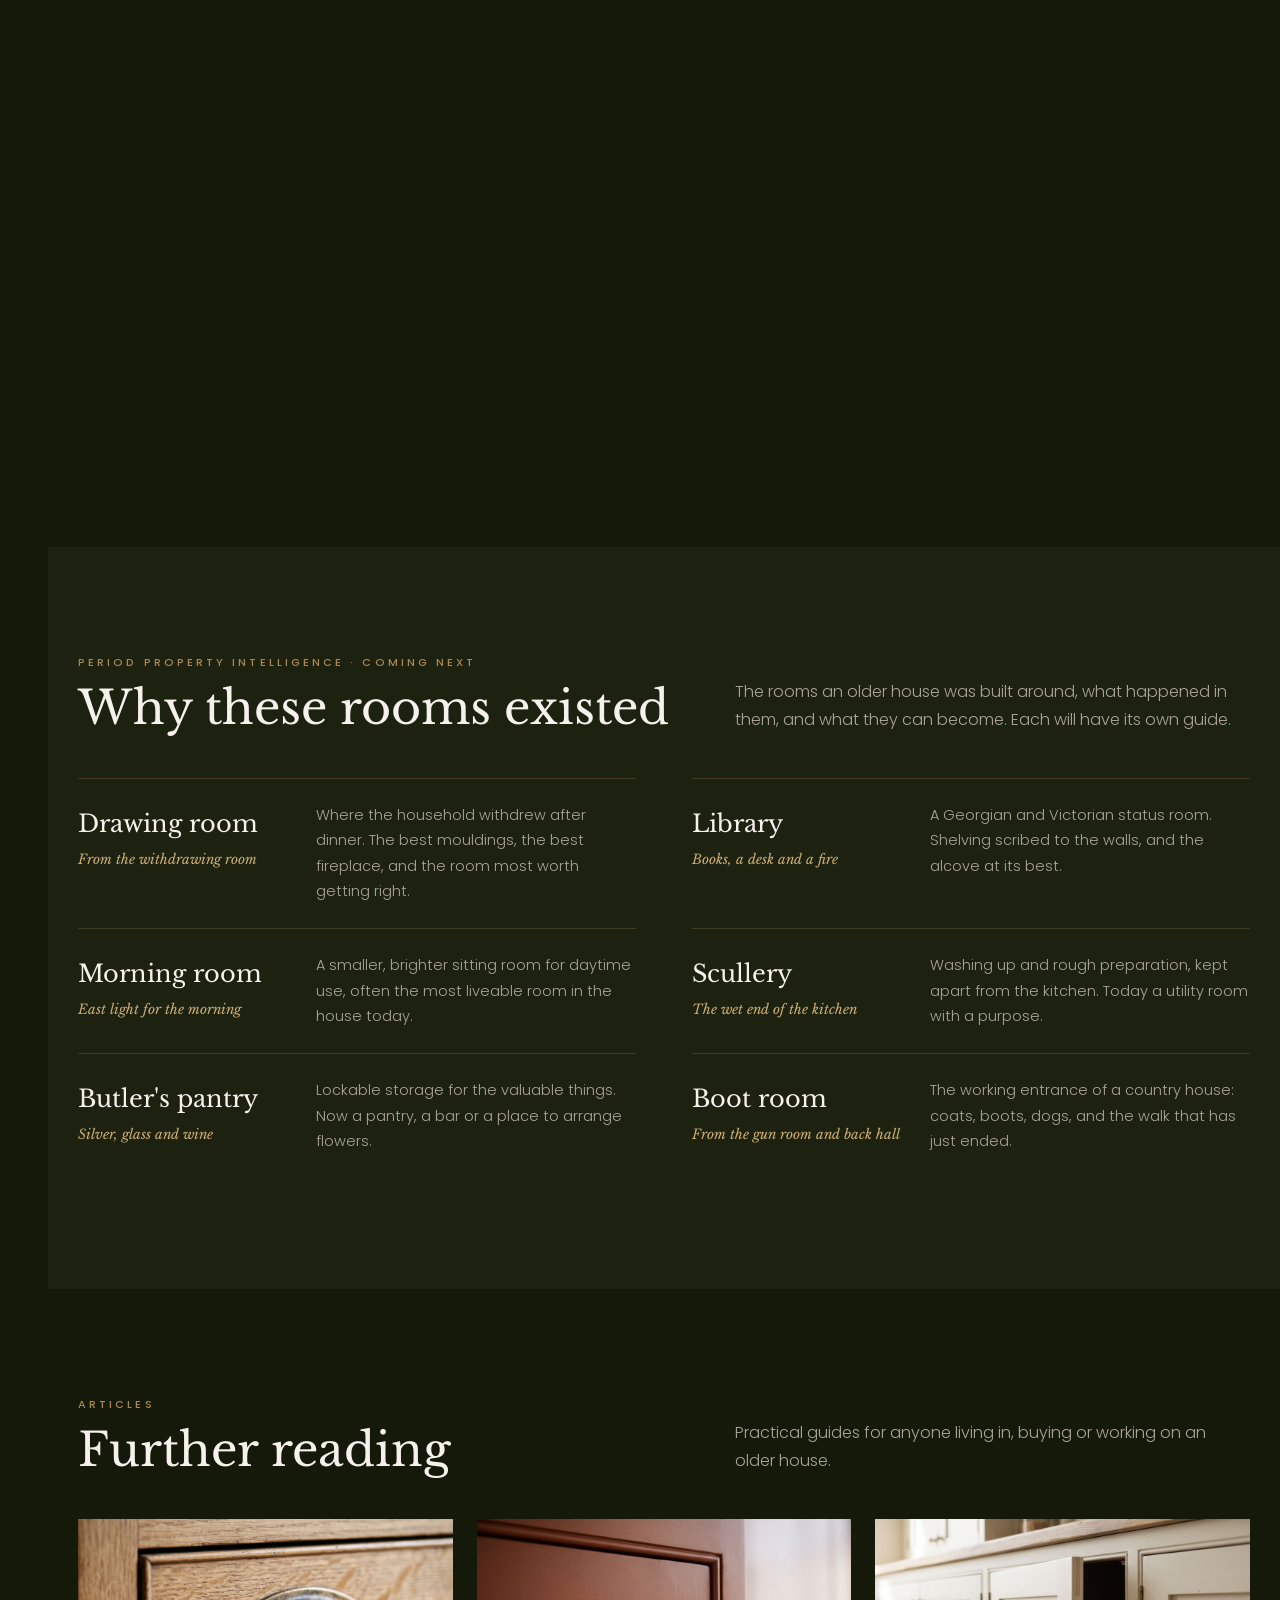
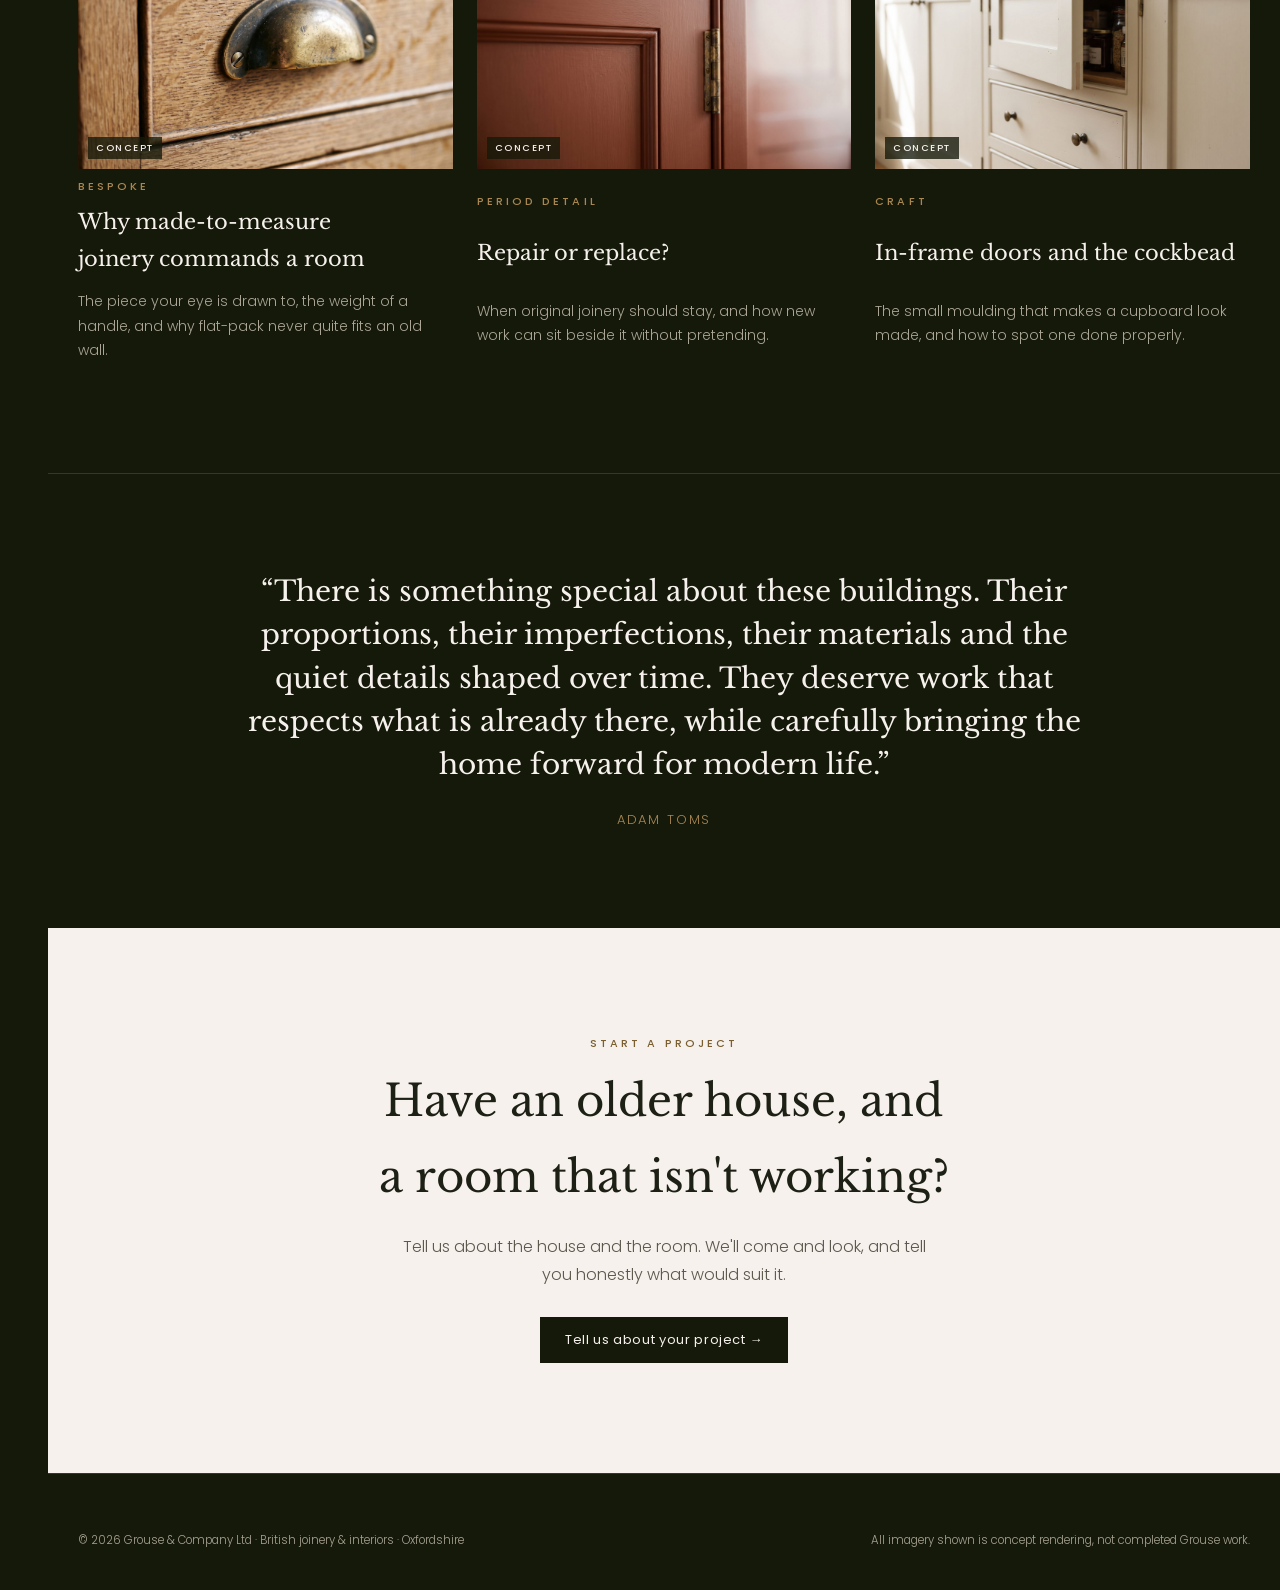
<file: lamplight-british-interior.html>
<!doctype html>
<html lang="en">
<head>
<meta charset="utf-8">
<meta name="viewport" content="width=device-width, initial-scale=1, viewport-fit=cover">
<title>Grouse · The British Interior (Lamplight)</title>
<link rel="preconnect" href="https://fonts.googleapis.com">
<link rel="preconnect" href="https://fonts.gstatic.com" crossorigin>
<link rel="stylesheet" href="https://fonts.googleapis.com/css2?family=Libre+Baskerville:ital@0;1&family=Poppins:wght@300;400;500&display=swap">
<link rel="stylesheet" href="lamplight.css">
<style>
/* The British Interior, Lamplight: the founder's words lit like a room at dusk, then the periods pass sideways like rooms along a corridor. */
.bihero{position:relative;padding-block:170px 110px;text-align:center;background:radial-gradient(60% 60% at 50% 38%,#3a2f1c 0%,#1d1a0f 55%,var(--olive) 100%)}
.bihero blockquote{margin:30px auto 0;max-width:23em;font:400 clamp(26px,3.3vw,46px)/1.36 var(--display);color:var(--ivory)}
.bihero blockquote em{color:var(--brass-hi)}
.bihero .cont{max-width:36em;margin:28px auto 0;font:400 italic 18px/1.6 var(--display);color:#C9C1B1}
.bihero .rule{width:120px;height:1px;background:var(--brass);margin:34px auto 18px}
.bihero .by{font-size:14px;color:var(--muted)}
.bihero .by b{color:var(--text);font-weight:500}
@media (max-width:760px){.bihero{padding-block:120px 72px}}

.tenet{display:grid;grid-template-columns:minmax(0,7fr) minmax(0,5fr);gap:56px;align-items:center;padding-block:44px}
.tenet+.tenet{border-top:1px solid var(--rule)}
.tenet.flip .media{order:2}
.tenet .media{position:relative;aspect-ratio:16/10;overflow:hidden}
.tenet .media img{width:100%;height:100%;object-fit:cover}
.tenet h3{font-size:clamp(28px,3vw,42px);color:var(--ivory);margin:12px 0 16px}
.tenet p{margin:0;color:var(--muted);max-width:30em}
@media (max-width:860px){.tenet,.tenet.flip{grid-template-columns:1fr;gap:20px}.tenet.flip .media{order:0}}

.propsec{background:var(--olive-2)}
.propgrid{display:grid;grid-template-columns:minmax(0,5fr) minmax(0,6fr);gap:64px;align-items:center}
.propgrid h2{font-size:clamp(30px,3.6vw,48px);line-height:1.12;margin:14px 0 20px;color:var(--ivory)}
.propgrid p{color:var(--muted);margin:0 0 16px;max-width:32em}
.propgrid ol{list-style:none;padding:0;margin:26px 0 0;display:grid;gap:12px;counter-reset:s}
.propgrid li{display:grid;grid-template-columns:34px 1fr;gap:10px;font-size:15px;opacity:.35;transition:opacity .5s}
.propgrid li.on{opacity:1}
.propgrid li::before{counter-increment:s;content:counter(s,upper-roman);font:400 13px/1.8 var(--display);color:var(--brass)}
@media (max-width:860px){.propgrid{grid-template-columns:1fr;gap:36px}}

/* periods: horizontal pinned run */
.phead{padding-bottom:40px}
.draft{display:inline-flex;gap:10px;align-items:center;font-size:12px;color:var(--brass-hi);border:1px dashed var(--brass);padding:8px 12px;margin-top:20px}
.hrun{position:relative;height:520vh}
@media (min-width:1100px){.hrun{margin-left:calc(var(--rodw) * -1)}}
.hstage{position:sticky;top:0;height:100vh;height:100svh;overflow:hidden}
.track{display:flex;height:100%;will-change:transform}
.per{flex:0 0 100vw;height:100%;display:grid;grid-template-columns:minmax(0,4fr) minmax(0,3fr) minmax(0,5fr);gap:48px;align-items:center;padding:88px max(56px,6vw) 92px calc(var(--rodw) + max(40px,5vw))}
.per:nth-child(even){background:var(--olive-2)}
.per .dates{font:400 15px var(--display);color:var(--brass-hi);font-variant-numeric:tabular-nums}
.per h2{font-size:clamp(40px,5vw,72px);line-height:1;margin:10px 0 18px;color:var(--ivory)}
.per p{margin:0 0 18px;color:#CFC7B8}
.per .where{font-size:13px;border-top:1px solid var(--rule);padding-top:14px;color:var(--muted)}
.per .where b{display:block;font:500 10.5px/1.6 var(--body);letter-spacing:.16em;text-transform:uppercase;color:var(--brass)}
.pprof{margin:0;display:grid;gap:12px}
.pprof .box{position:relative;border:1px solid var(--rule);background:rgba(0,0,0,.18)}
.pprof .box img{position:absolute;inset:0;width:100%;height:100%;object-fit:cover;opacity:.22}
.pprof svg{position:relative;display:block;width:100%;height:auto}
.pprof .ln{fill:none;stroke:var(--ivory);stroke-width:1.2}
.pprof .gd{fill:none;stroke:var(--brass);stroke-width:.8}
.pprof .sec{fill:url(#hatch);stroke:none;opacity:0;transition:opacity 1s 1.4s}
.pprof.in .sec{opacity:1}
.pprof text{font:500 9px var(--body);letter-spacing:.14em;fill:var(--brass)}
.pprof figcaption{font-size:12.5px;color:var(--muted)}
.pprof figcaption b{font:400 18px/1.3 var(--display);color:var(--ivory);display:block}
.spec{display:grid;grid-template-columns:auto 1fr;gap:12px 20px;margin:0;font-size:14.5px;color:#DDD5C7}
.spec dt{font:500 10px/1.9 var(--body);letter-spacing:.16em;text-transform:uppercase;color:var(--brass)}
.spec dd{margin:0}
.sw{display:flex;flex-wrap:wrap;gap:10px}
.sw span{display:grid;gap:5px;font-size:10.5px;color:var(--muted);width:58px}
.sw i{display:block;height:34px;border:1px solid rgba(247,241,237,.18)}
.ev{border-left:1px solid var(--brass);padding-left:12px}
.us{border-left:1px solid var(--ivory);padding-left:12px}
.tline{position:absolute;left:calc(var(--rodw) + max(40px,5vw));right:max(56px,6vw);bottom:30px;height:24px;pointer-events:none}
.tline .base{position:absolute;left:0;right:0;top:11px;height:1px;background:var(--rule)}
.tline .fill{position:absolute;left:0;top:11px;height:1px;background:var(--brass-hi);width:0}
.tline span{position:absolute;top:0;font-size:10px;letter-spacing:.14em;text-transform:uppercase;color:var(--muted);transform:translateX(-50%);padding-top:16px;white-space:nowrap}
.tline span::before{content:"";position:absolute;left:50%;top:7px;width:7px;height:7px;margin-left:-4px;border:1px solid var(--brass);background:var(--olive);transform:rotate(45deg)}
.tline span.on{color:var(--ivory)}
.tline span.on::before{background:var(--brass-hi)}
@media (max-width:1099px){.per{padding-left:max(40px,5vw)}.tline{left:max(40px,5vw)}}
@media (max-width:980px){
  .hrun{height:auto}.hstage{position:relative;height:auto;overflow:visible}.track{flex-direction:column;transform:none!important}
  .per{flex:none;height:auto;grid-template-columns:1fr;gap:26px;padding:64px 24px}.tline{display:none}
}
@media (prefers-reduced-motion:reduce){.hrun{height:auto}.hstage{position:relative;height:auto}.track{flex-direction:column;transform:none!important}.per{flex:none;height:auto}.tline{display:none}}

.rooms{display:grid;grid-template-columns:repeat(2,minmax(0,1fr));gap:0 56px}
.room{display:grid;grid-template-columns:minmax(0,2fr) minmax(0,3fr);gap:24px;padding-block:24px;border-top:1px solid var(--rule)}
.room h3{font-size:24px;color:var(--ivory)}
.room .then{font:400 italic 13.5px var(--display);color:var(--brass-hi);margin-top:6px}
.room p{margin:0;font-size:14.5px;color:var(--muted)}
@media (max-width:860px){.rooms{grid-template-columns:1fr}.room{grid-template-columns:1fr;gap:8px}}

.arts{display:grid;grid-template-columns:repeat(3,minmax(0,1fr));gap:24px}
.art{text-decoration:none;display:grid;gap:12px}
.art .media{position:relative;aspect-ratio:3/2;overflow:hidden}
.art .media img{width:100%;height:100%;object-fit:cover}
.art h3{font-size:21px;color:var(--ivory)}
.art p{margin:0;font-size:14px;color:var(--muted)}
@media (max-width:860px){.arts{grid-template-columns:1fr}}

.later{text-align:center;padding-block:96px;border-top:1px solid var(--rule)}
.later-q{max-width:30em;margin:0 auto;font:400 clamp(20px,2.2vw,28px)/1.55 var(--display);color:var(--ivory)}
.later-by{margin-top:22px;font-size:13px;letter-spacing:.14em;text-transform:uppercase;color:var(--brass)}
.cta{background:var(--ivory);color:#1D2014;text-align:center}
.cta .eyebrow{color:var(--brass-ink)}
.cta h2{font-size:clamp(28px,3.4vw,44px);margin:14px auto 18px;max-width:18em}
.cta p{color:#5B584C;max-width:34em;margin:0 auto 28px}
.cta .btn{background:var(--olive);color:var(--ivory);border-color:var(--olive)}
.cta .btn:hover{background:var(--brass);color:var(--olive)}
</style>
</head>
<body>
<a class="back" href="index.html">← All designs</a>
<svg width="0" height="0" style="position:absolute" aria-hidden="true"><defs><pattern id="hatch" width="5" height="5" patternUnits="userSpaceOnUse" patternTransform="rotate(45)"><line data-keep x1="0" y1="0" x2="0" y2="5" stroke="#A98752" stroke-width="1" opacity=".6"/></pattern></defs></svg>

<header class="site solid named" id="head">
  <div class="wrap bar">
    <a class="word" href="lamplight.html">GROUSE &amp; COMPANY</a>
    <nav class="main" aria-label="Main">
      <a href="lamplight.html#systems">Bespoke Interiors</a><a href="lamplight.html#work">Our Work</a><a href="lamplight.html#approach">Our Approach</a><a href="#top" aria-current="page">The British Interior</a><a href="lamplight.html#about">About</a>
    </nav>
    <a class="hbtn" href="lamplight.html#enquire">Start a project</a>
  </div>
</header>

<div class="rod" aria-hidden="true" style="opacity:1"><svg></svg><div class="rmark"><div class="lbl"><span class="rv">1700</span><span class="ru">circa</span></div></div></div>

<main id="top" class="after">
  <div class="bihero">
    <div class="wrap">
      <div class="eyebrow">The British Interior</div>
      <blockquote>“Each time I came home I had a deeper appreciation for English culture, architecture, history and the character of the homes tucked away in our villages and countryside.”</blockquote>
      <div class="rule"></div>
      <div class="by"><b>Adam Toms</b>, founder of Grouse &amp; Company</div>
    </div>
  </div>

  <section>
    <div class="wrap">
      <div class="head"><div><div class="eyebrow">What British means to us</div><h2>Four things a good British room has</h2></div><p>Not a style to copy, but a way of looking at a house. These are what we check for before we draw anything.</p></div>
      <div class="tenet"><div class="media"><img src="img/panelling.jpg" alt="Painted dado panelling" loading="lazy"><span class="concept">Concept image</span></div><div><div class="eyebrow">Proportion</div><h3>Every part answers to another</h3><p>Georgian builders set rooms out by rule, and later builders kept many of the habits. Panels, doors, windows and cornices answer to each other. New joinery should share those proportions, not fight them.</p></div></div>
      <div class="tenet flip"><div class="media"><img src="img/bootroom2.jpg" alt="Boot room with olive cabinetry" loading="lazy"><span class="concept">Concept image</span></div><div><div class="eyebrow">Useful rooms</div><h3>Practical first</h3><p>Boot rooms, pantries, sculleries and libraries exist because country life needs them. The joinery is there to make the room work, and the beauty follows from doing that well.</p></div></div>
      <div class="tenet"><div class="media"><img src="img/timber.jpg" alt="Oak door with brass knob and timber samples" loading="lazy"><span class="concept">Concept image</span></div><div><div class="eyebrow">Enduring materials</div><h3>Chosen for how they age</h3><p>Oak that darkens with light, paint that can be touched up, brass that wears to the hand. We choose materials for how they will look in twenty years, not on the day we hand over.</p></div></div>
      <div class="tenet flip"><div class="media"><img src="img/drawing.jpg" alt="Drawing room with original cornice" loading="lazy"><span class="concept">Concept image</span></div><div><div class="eyebrow">Layers of character</div><h3>Several periods at once</h3><p>A Georgian front, a Victorian wing, a 1970s kitchen. We keep what is good, repair where we can, and add the next layer honestly.</p></div></div>
    </div>
  </section>

  <section class="propsec">
    <div class="wrap propgrid">
      <div>
        <div class="eyebrow">Proportion</div>
        <h2>Read the house before changing it</h2>
        <p>Many Georgian rooms were set out from simple geometry: a square, its diagonal, and the rectangle that grows from it. Windows, panels and doors follow the same order. New joinery that ignores it tends to look added on.</p>
        <ol id="steps">
          <li>Start from the module: the width of the room, the window or the panel.</li>
          <li>Swing the diagonal of the square to find the height.</li>
          <li>Divide by the stiles, rails and glazing bars.</li>
          <li>Fit the new piece to the same order, then to the way you live.</li>
        </ol>
      </div>
      <svg class="construct" id="construct" viewBox="0 0 480 520" role="img" aria-label="A Georgian panel set out from a square and its diagonal, giving a 1 to root two rectangle">
        <rect class="g" x="40" y="160" width="300" height="300"/>
        <path class="b s1" d="M40 460 L340 460 L340 160 L40 160 Z"/>
        <path class="b s2" d="M40 460 L340 160"/>
        <path class="b s2" d="M340 160 A 424.26 424.26 0 0 0 40 35.74"/>
        <path class="i s3" d="M40 35.74 L340 35.74 L340 460"/>
        <path class="i s4" d="M70 66 H310 V430 H70 Z M90 86 H290 V410 H90 Z M70 66 L90 86 M310 66 L290 86 M70 430 L90 410 M310 430 L290 410"/>
        <path class="b s4" d="M90 248 H290 M190 86 V410"/>
        <text x="40" y="492">1 : √2</text><text x="352" y="314">300</text><text x="352" y="100">424</text>
      </svg>
    </div>
  </section>

  <section class="phead">
    <div class="wrap">
      <div class="head" style="margin-bottom:0">
        <div><div class="eyebrow">A guide by period</div><h2>Panelling and detail, from Georgian to Edwardian</h2></div>
        <div><p>Dates, the houses you'll find each style in, the profiles and finishes, and how we interpret them today. A house's date is a starting point; what survives in it, and what was changed later, matters more.</p>
        <div class="draft">Draft for review · historical notes to be checked before publication</div></div>
      </div>
    </div>
  </section>

  <div class="hrun" id="hrun">
    <div class="hstage">
      <div class="track" id="track">
        <article class="per">
          <div><div class="dates">c. 1714 – 1830</div><h2>Georgian</h2><p>Order and restraint. Rooms are organised like a classical column: the dado as pedestal, the wall as shaft, the cornice as entablature.</p><div class="where"><b>Where you'll find it</b>Town houses, rectories, farmhouses refronted in brick or stone, country houses.</div></div>
          <figure class="pprof" data-draw><div class="box"><img src="img/georgian.jpg" alt=""><svg viewBox="0 0 200 170" aria-hidden="true"><path class="gd" d="M10 20 H190 M10 130 H190"/><path class="sec" data-keep d="M30 20 H150 V32 H140 A44 44 0 0 1 96 76 V86 H84 V130 H30 Z"/><path class="ln" d="M30 20 H150 V32 H140 A44 44 0 0 1 96 76 V86 H84 V130 H30 Z"/><text x="30" y="156">SECTION · NTS</text></svg></div><figcaption><b>Ovolo</b>A quarter-round between two fillets.</figcaption></figure>
          <dl class="spec"><dt>Profiles</dt><dd>Early: full-height raised-and-fielded panelling. Later: dado-height panelling with ovolo and astragal details.</dd><dt>Finish</dt><dd>Painted softwood; oak in older or grander rooms.</dd><dt>Colour</dt><dd><div class="sw"><span><i style="background:#CFC4AE"></i>Stone</span><span><i style="background:#A69B7E"></i>Drab</span><span><i style="background:#97A27A"></i>Pea green</span><span><i style="background:#EDE6D6"></i>Off-white</span></div></dd><dt>Evidence</dt><dd class="ev">Surviving panelling, paint scrapes, and pattern books such as Batty Langley's.</dd><dt>Our take</dt><dd class="us">Wardrobes set within the dado line, with ovolo-moulded in-frame doors.</dd></dl>
        </article>
        <article class="per">
          <div><div class="dates">c. 1800 – 1837</div><h2>Regency</h2><p>Lighter, more linear and more Greek. Panelling gives way to plaster walls with a dado rail; detail moves to doors and architraves.</p><div class="where"><b>Where you'll find it</b>Stucco terraces and villas; Bath, Cheltenham and Brighton.</div></div>
          <figure class="pprof" data-draw><div class="box"><img src="img/regency.jpg" alt=""><svg viewBox="0 0 200 170" aria-hidden="true"><path class="gd" d="M10 20 H190 M10 130 H190"/><path class="sec" data-keep d="M30 20 H122 A11 11 0 0 1 122 42 A11 11 0 0 1 122 64 A11 11 0 0 1 122 86 A11 11 0 0 1 122 108 A11 11 0 0 1 122 130 H30 Z"/><path class="ln" d="M30 20 H122 A11 11 0 0 1 122 42 A11 11 0 0 1 122 64 A11 11 0 0 1 122 86 A11 11 0 0 1 122 108 A11 11 0 0 1 122 130 H30 Z"/><text x="30" y="156">SECTION · NTS</text></svg></div><figcaption><b>Reeded</b>Parallel beads, often meeting a square corner block.</figcaption></figure>
          <dl class="spec"><dt>Profiles</dt><dd>Reeded architraves with corner blocks, slender sash bars, Greek key motifs.</dd><dt>Finish</dt><dd>Painted softwood; mahogany with brass stringing in furniture.</dd><dt>Colour</dt><dd><div class="sw"><span><i style="background:#C8CBC4"></i>Pale grey</span><span><i style="background:#D8C4BF"></i>Lilac pink</span><span><i style="background:#D8C29A"></i>Buff</span><span><i style="background:#3F5A47"></i>Deep green</span></div></dd><dt>Evidence</dt><dd class="ev">Surviving terraces and villas, and published designs.</dd><dt>Our take</dt><dd class="us">Alcove cabinets with a reeded pilaster and corner block.</dd></dl>
        </article>
        <article class="per">
          <div><div class="dates">1837 – 1901</div><h2>Victorian</h2><p>Richer, heavier and more various. Mass production made deep mouldings affordable, and every room was expected to look its part.</p><div class="where"><b>Where you'll find it</b>Terraces, villas, rectories, estate cottages and extended farmhouses.</div></div>
          <figure class="pprof" data-draw><div class="box"><img src="img/victorian.jpg" alt=""><svg viewBox="0 0 200 170" aria-hidden="true"><path class="gd" d="M10 20 H190 M10 130 H190"/><path class="sec" data-keep d="M30 20 H150 V32 C150 76 96 60 96 104 V114 H84 V130 H30 Z"/><path class="ln" d="M30 20 H150 V32 C150 76 96 60 96 104 V114 H84 V130 H30 Z"/><text x="30" y="156">SECTION · NTS</text></svg></div><figcaption><b>Ogee</b>An S-curve on deep skirtings and architraves.</figcaption></figure>
          <dl class="spec"><dt>Profiles</dt><dd>Deep skirtings, ogee and torus profiles, four-panel doors, picture rails.</dd><dt>Finish</dt><dd>Softwood grained to look like oak; varnished pitch pine.</dd><dt>Colour</dt><dd><div class="sw"><span><i style="background:#6C2B22"></i>Deep red</span><span><i style="background:#2F4734"></i>Bottle green</span><span><i style="background:#5A3E2B"></i>Brown</span><span><i style="background:#B08A3E"></i>Ochre</span></div></dd><dt>Evidence</dt><dd class="ev">Builders' catalogues and graining found under later paint.</dd><dt>Our take</dt><dd class="us">A stained-oak media unit whose plinth picks up the skirting height.</dd></dl>
        </article>
        <article class="per">
          <div><div class="dates">c. 1860 – 1914</div><h2>Arts &amp; Crafts</h2><p>Honest construction, shown rather than hidden, and the style most at home in the countryside.</p><div class="where"><b>Where you'll find it</b>Country houses, Cotswold villages, rural cottages and inglenook halls.</div></div>
          <figure class="pprof" data-draw><div class="box"><img src="img/artscrafts.jpg" alt=""><svg viewBox="0 0 200 170" aria-hidden="true"><path class="gd" d="M10 20 H190 M10 130 H190"/><path class="sec" data-keep d="M30 20 H124 L156 52 V130 H30 Z"/><path class="ln" d="M30 20 H124 L156 52 V130 H30 Z"/><text x="30" y="156">SECTION · NTS</text></svg></div><figcaption><b>Stopped chamfer</b>A plain bevel that ends in a carved stop.</figcaption></figure>
          <dl class="spec"><dt>Profiles</dt><dd>Boarded or simply framed panelling, chamfers with stops, exposed tenons and pegs.</dd><dt>Finish</dt><dd>Solid oak, waxed, fumed or limed; hand-forged iron hardware.</dd><dt>Colour</dt><dd><div class="sw"><span><i style="background:#9A7448"></i>Waxed oak</span><span><i style="background:#7C8862"></i>Sage</span><span><i style="background:#B98C3F"></i>Ochre</span><span><i style="background:#E7DFCC"></i>Limewash</span></div></dd><dt>Evidence</dt><dd class="ev">Surviving houses and the movement's published drawings.</dd><dt>Our take</dt><dd class="us">A solid oak boot room with the pegged joints left visible.</dd></dl>
        </article>
        <article class="per">
          <div><div class="dates">1901 – c. 1914</div><h2>Edwardian</h2><p>Lighter and airier, with white woodwork and more daylight. Arts &amp; Crafts and Queen Anne influences side by side.</p><div class="where"><b>Where you'll find it</b>Suburban villas, country houses and arts-influenced cottages.</div></div>
          <figure class="pprof" data-draw><div class="box"><img src="img/edwardian.jpg" alt=""><svg viewBox="0 0 200 170" aria-hidden="true"><path class="gd" d="M10 130 H190"/><path class="sec" data-keep d="M70 130 V24 H104 A22 22 0 0 1 104 68 H92 V130 Z"/><path class="ln" d="M70 130 V24 H104 A22 22 0 0 1 104 68 H92 V130 Z"/><text x="30" y="156">SECTION · NTS</text></svg></div><figcaption><b>Torus</b>A large half-round topping a skirting.</figcaption></figure>
          <dl class="spec"><dt>Profiles</dt><dd>Simpler torus skirtings, high picture rails and plate shelves, part-glazed doors.</dd><dt>Finish</dt><dd>White or cream enamel paint on softwood; oak in halls.</dd><dt>Colour</dt><dd><div class="sw"><span><i style="background:#EFE6CF"></i>Cream</span><span><i style="background:#B8C29F"></i>Soft green</span><span><i style="background:#F4F1E8"></i>White</span><span><i style="background:#8C7B6A"></i>Mushroom</span></div></dd><dt>Evidence</dt><dd class="ev">Surviving houses, trade catalogues and paint scrapes.</dd><dt>Our take</dt><dd class="us">Painted wardrobes with a cornice at plate-shelf height.</dd></dl>
        </article>
      </div>
      <div class="tline" id="tline" aria-hidden="true"><div class="base"></div><div class="fill" id="tfill"></div></div>
    </div>
  </div>

  <section style="background:var(--olive-2)">
    <div class="wrap">
      <div class="head"><div><div class="eyebrow">Period Property Intelligence · coming next</div><h2>Why these rooms existed</h2></div><p>The rooms an older house was built around, what happened in them, and what they can become. Each will have its own guide.</p></div>
      <div class="rooms">
        <div class="room"><div><h3>Drawing room</h3><div class="then">From the withdrawing room</div></div><p>Where the household withdrew after dinner. The best mouldings, the best fireplace, and the room most worth getting right.</p></div>
        <div class="room"><div><h3>Library</h3><div class="then">Books, a desk and a fire</div></div><p>A Georgian and Victorian status room. Shelving scribed to the walls, and the alcove at its best.</p></div>
        <div class="room"><div><h3>Morning room</h3><div class="then">East light for the morning</div></div><p>A smaller, brighter sitting room for daytime use, often the most liveable room in the house today.</p></div>
        <div class="room"><div><h3>Scullery</h3><div class="then">The wet end of the kitchen</div></div><p>Washing up and rough preparation, kept apart from the kitchen. Today a utility room with a purpose.</p></div>
        <div class="room"><div><h3>Butler's pantry</h3><div class="then">Silver, glass and wine</div></div><p>Lockable storage for the valuable things. Now a pantry, a bar or a place to arrange flowers.</p></div>
        <div class="room"><div><h3>Boot room</h3><div class="then">From the gun room and back hall</div></div><p>The working entrance of a country house: coats, boots, dogs, and the walk that has just ended.</p></div>
      </div>
    </div>
  </section>

  <section>
    <div class="wrap">
      <div class="head"><div><div class="eyebrow">Articles</div><h2>Further reading</h2></div><p>Practical guides for anyone living in, buying or working on an older house.</p></div>
      <div class="arts">
        <a class="art" href="#top"><div class="media"><img src="img/brass.jpg" alt="An oak drawer with a brass handle" loading="lazy"><span class="concept">Concept</span></div><span class="eyebrow">Bespoke</span><h3>Why made-to-measure joinery commands a room</h3><p>The piece your eye is drawn to, the weight of a handle, and why flat-pack never quite fits an old wall.</p></a>
        <a class="art" href="#top"><div class="media"><img src="img/mouldings.jpg" alt="Skirting and architrave junction" loading="lazy"><span class="concept">Concept</span></div><span class="eyebrow">Period detail</span><h3>Repair or replace?</h3><p>When original joinery should stay, and how new work can sit beside it without pretending.</p></a>
        <a class="art" href="#top"><div class="media"><img src="img/inframe.jpg" alt="Painted in-frame door with brass hinge" loading="lazy"><span class="concept">Concept</span></div><span class="eyebrow">Craft</span><h3>In-frame doors and the cockbead</h3><p>The small moulding that makes a cupboard look made, and how to spot one done properly.</p></a>
      </div>
    </div>
  </section>

  <section class="later">
    <div class="wrap">
      <p class="later-q">“There is something special about these buildings. Their proportions, their imperfections, their materials and the quiet details shaped over time. They deserve work that respects what is already there, while carefully bringing the home forward for modern life.”</p>
      <div class="later-by">Adam Toms</div>
    </div>
  </section>

  <section class="cta">
    <div class="wrap">
      <div class="eyebrow">Start a project</div>
      <h2>Have an older house, and a room that isn't working?</h2>
      <p>Tell us about the house and the room. We'll come and look, and tell you honestly what would suit it.</p>
      <a class="btn" href="lamplight.html#enquire">Tell us about your project →</a>
    </div>
  </section>

  <footer>
    <div class="wrap"><div class="fine" style="margin-top:0;border-top:0;padding-top:0"><span>© 2026 Grouse &amp; Company Ltd · British joinery &amp; interiors · Oxfordshire</span><span>All imagery shown is concept rendering, not completed Grouse work.</span></div></div>
  </footer>
</main>

<script src="grouse.js"></script>
<script>
(function(){
  var run=document.getElementById('hrun'),track=document.getElementById('track'),pers=track.children,N=pers.length,
      tl=document.getElementById('tline'),tfill=document.getElementById('tfill');
  var starts=[1714,1800,1837,1860,1901],names=['Georgian','Regency','Victorian','Arts & Crafts','Edwardian'],Y0=1700,Y1=1920;
  var flat=matchMedia('(max-width:980px)');
  var marks=names.map(function(n,i){var s=document.createElement('span');s.textContent=n;s.style.left=((starts[i]-Y0)/(Y1-Y0)*100)+'%';tl.appendChild(s);return s});
  function prog(off){return G.rm||flat.matches?null:G.pin(run,off)}
  G.yearNow=function(off){
    var p=prog(off);
    if(p===null){ // stacked layout: read the period in view
      var mid=innerHeight*.5;for(var i=0;i<N;i++){var r=pers[i].getBoundingClientRect();if(mid>=r.top+off&&mid<r.bottom+off)return starts[i]+((i<N-1?starts[i+1]:1914)-starts[i])*(mid-r.top-off)/r.height}
      return pers[0].getBoundingClientRect().top+off>mid?1700:1914;
    }
    var r=run.getBoundingClientRect();if(r.top+off>0)return 1700+14*G.clamp(1-(r.top+off)/innerHeight,0,1);
    var f=p*(N-1),i=Math.min(N-2,Math.floor(f)),t=f-i;return starts[i]+(starts[i+1]-starts[i])*t+(p>=1?1914-1901:0);
  };
  G.on(function(off){
    var p=prog(off);
    if(p===null)return;
    var e=G.ease(G.clamp(p,0,1)),idx=Math.round(p*(N-1));
    var f=p*(N-1),i0=Math.min(N-2,Math.floor(f)),tt=G.ease(G.clamp((f-i0-.18)/.64,0,1));track.style.transform='translateX('+(-(i0+tt)*100)+'vw)';
    marks.forEach(function(m,i){m.classList.toggle('on',i===idx)});
    var y=starts[0]+(G.yearNow(off)-starts[0]);tfill.style.width=G.clamp((y-Y0)/(Y1-Y0),0,1)*100+'%';
  });
  G.rod({year:true,from:1700,to:1920,major:50,minor:10,label:function(){return 'circa'}});
  G.construct(document.getElementById('construct'),document.getElementById('steps'));
  G.draws();
  G.start();
})();
</script>
</body>
</html>
</file>
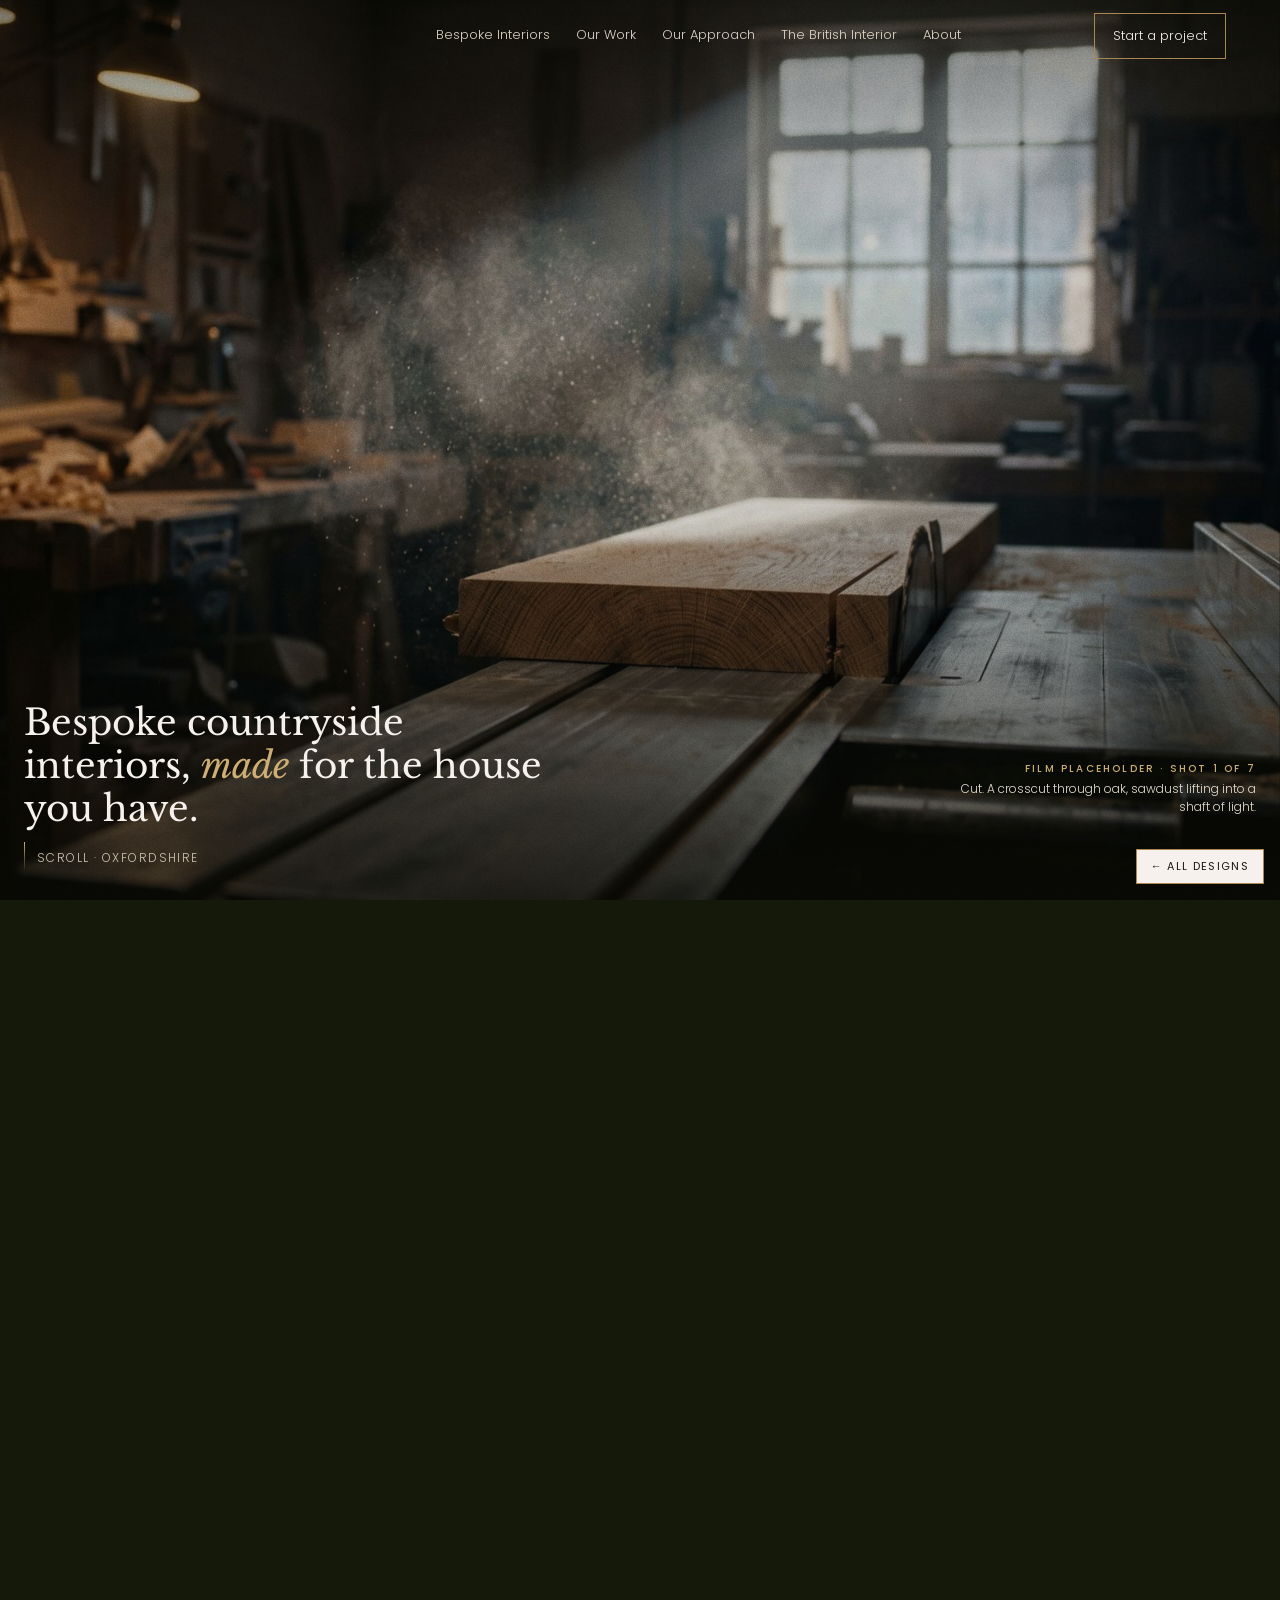
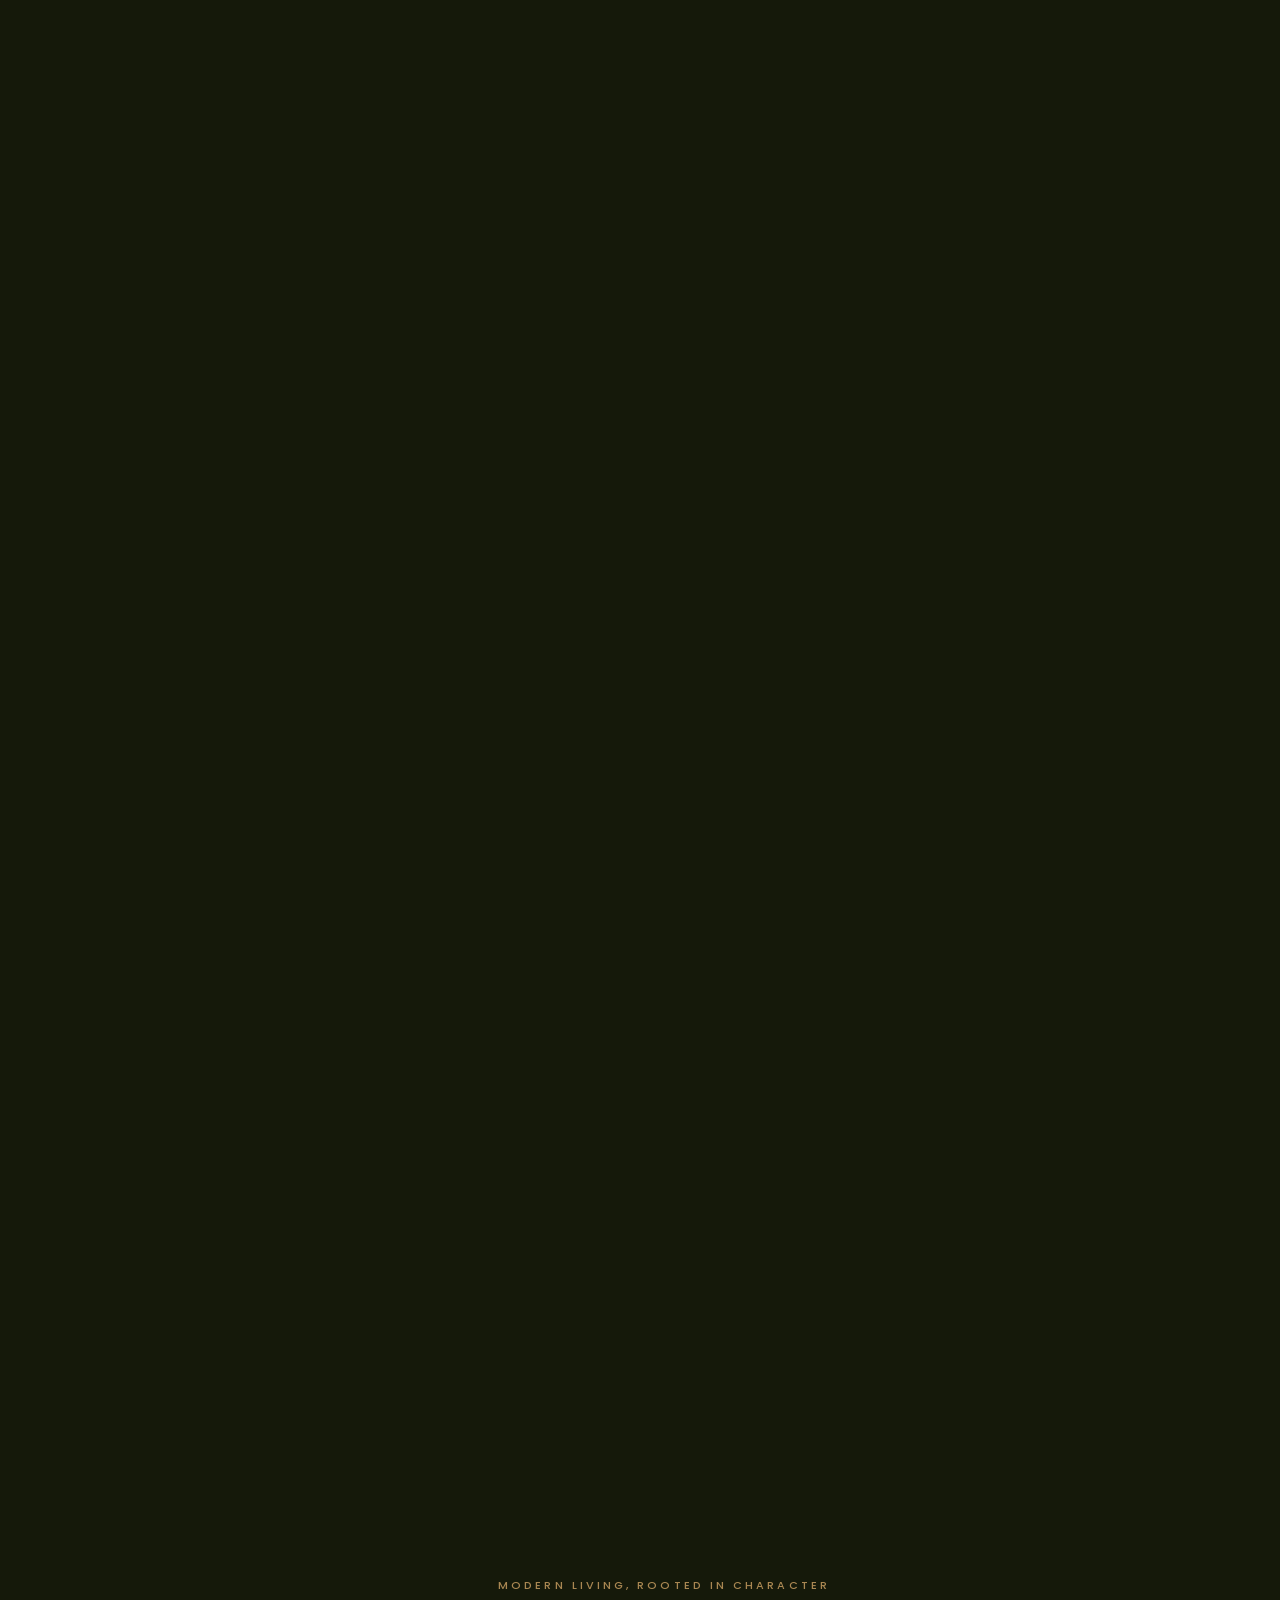
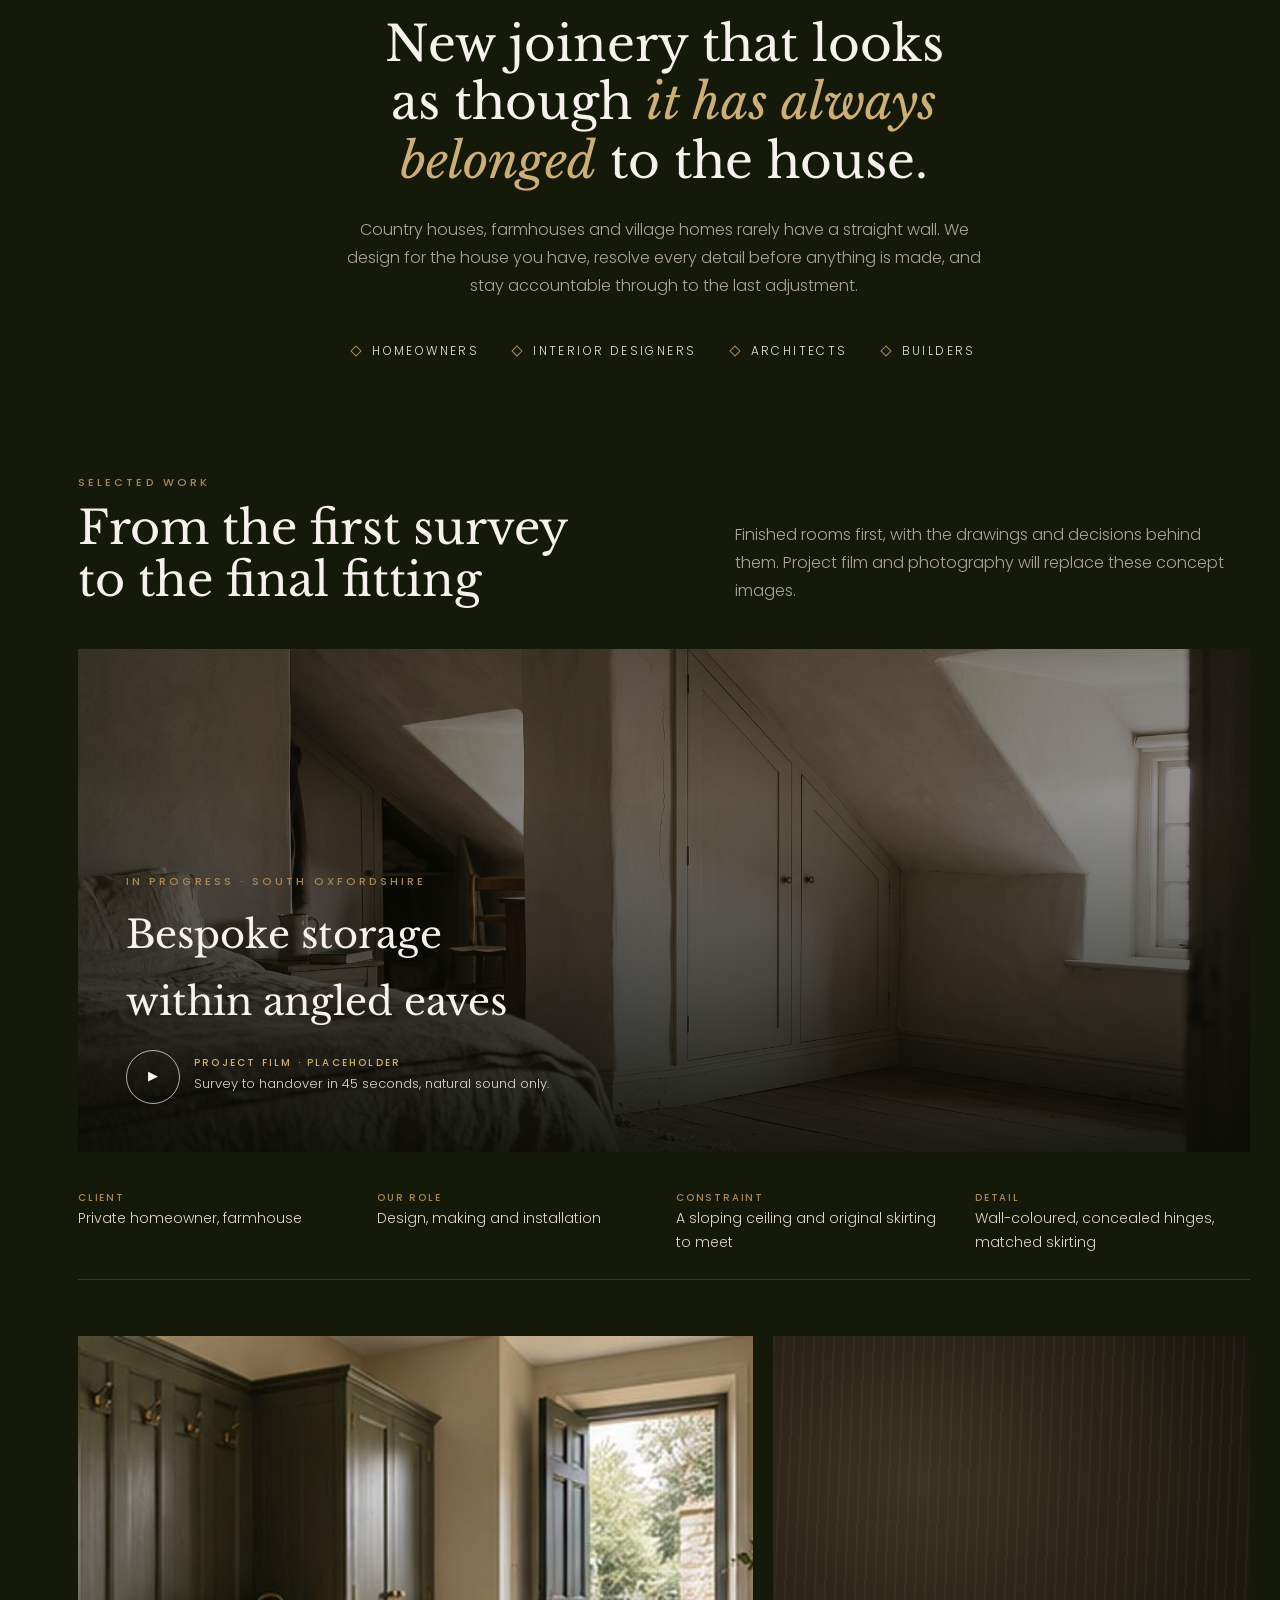
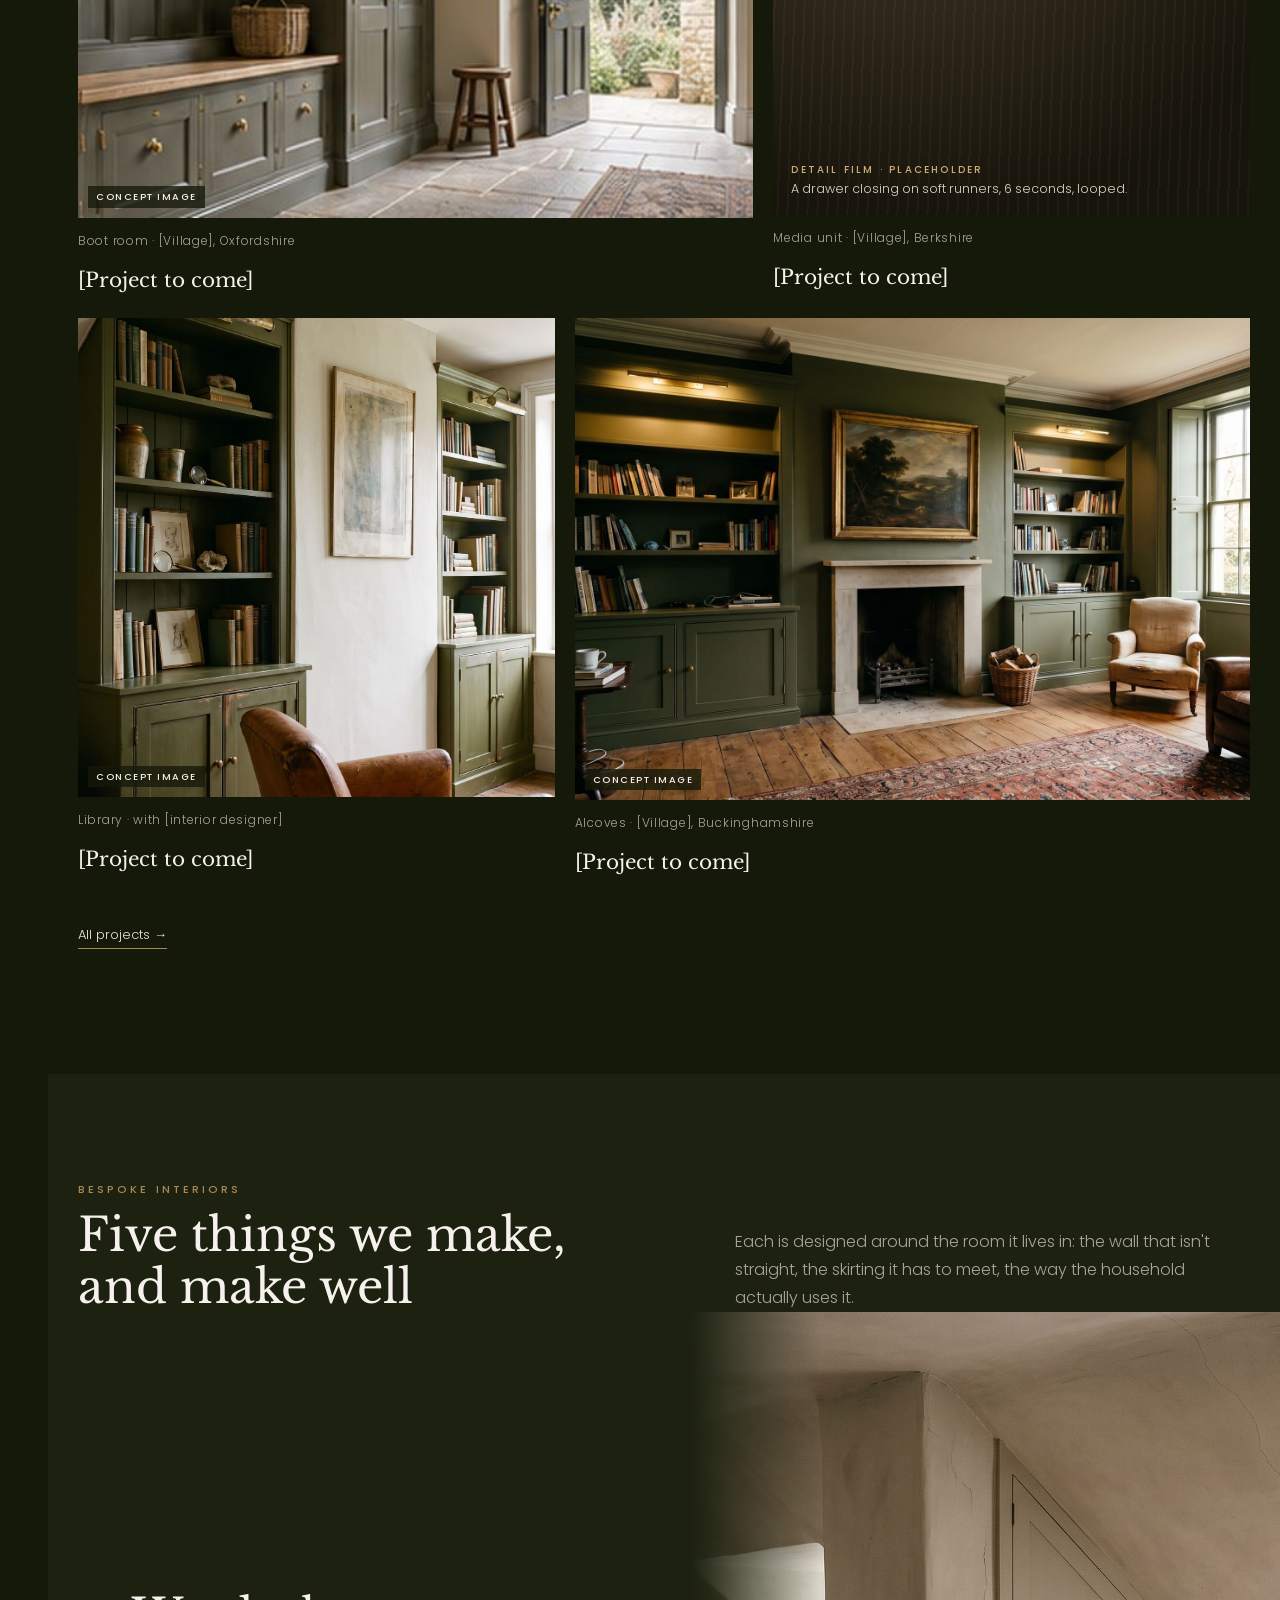
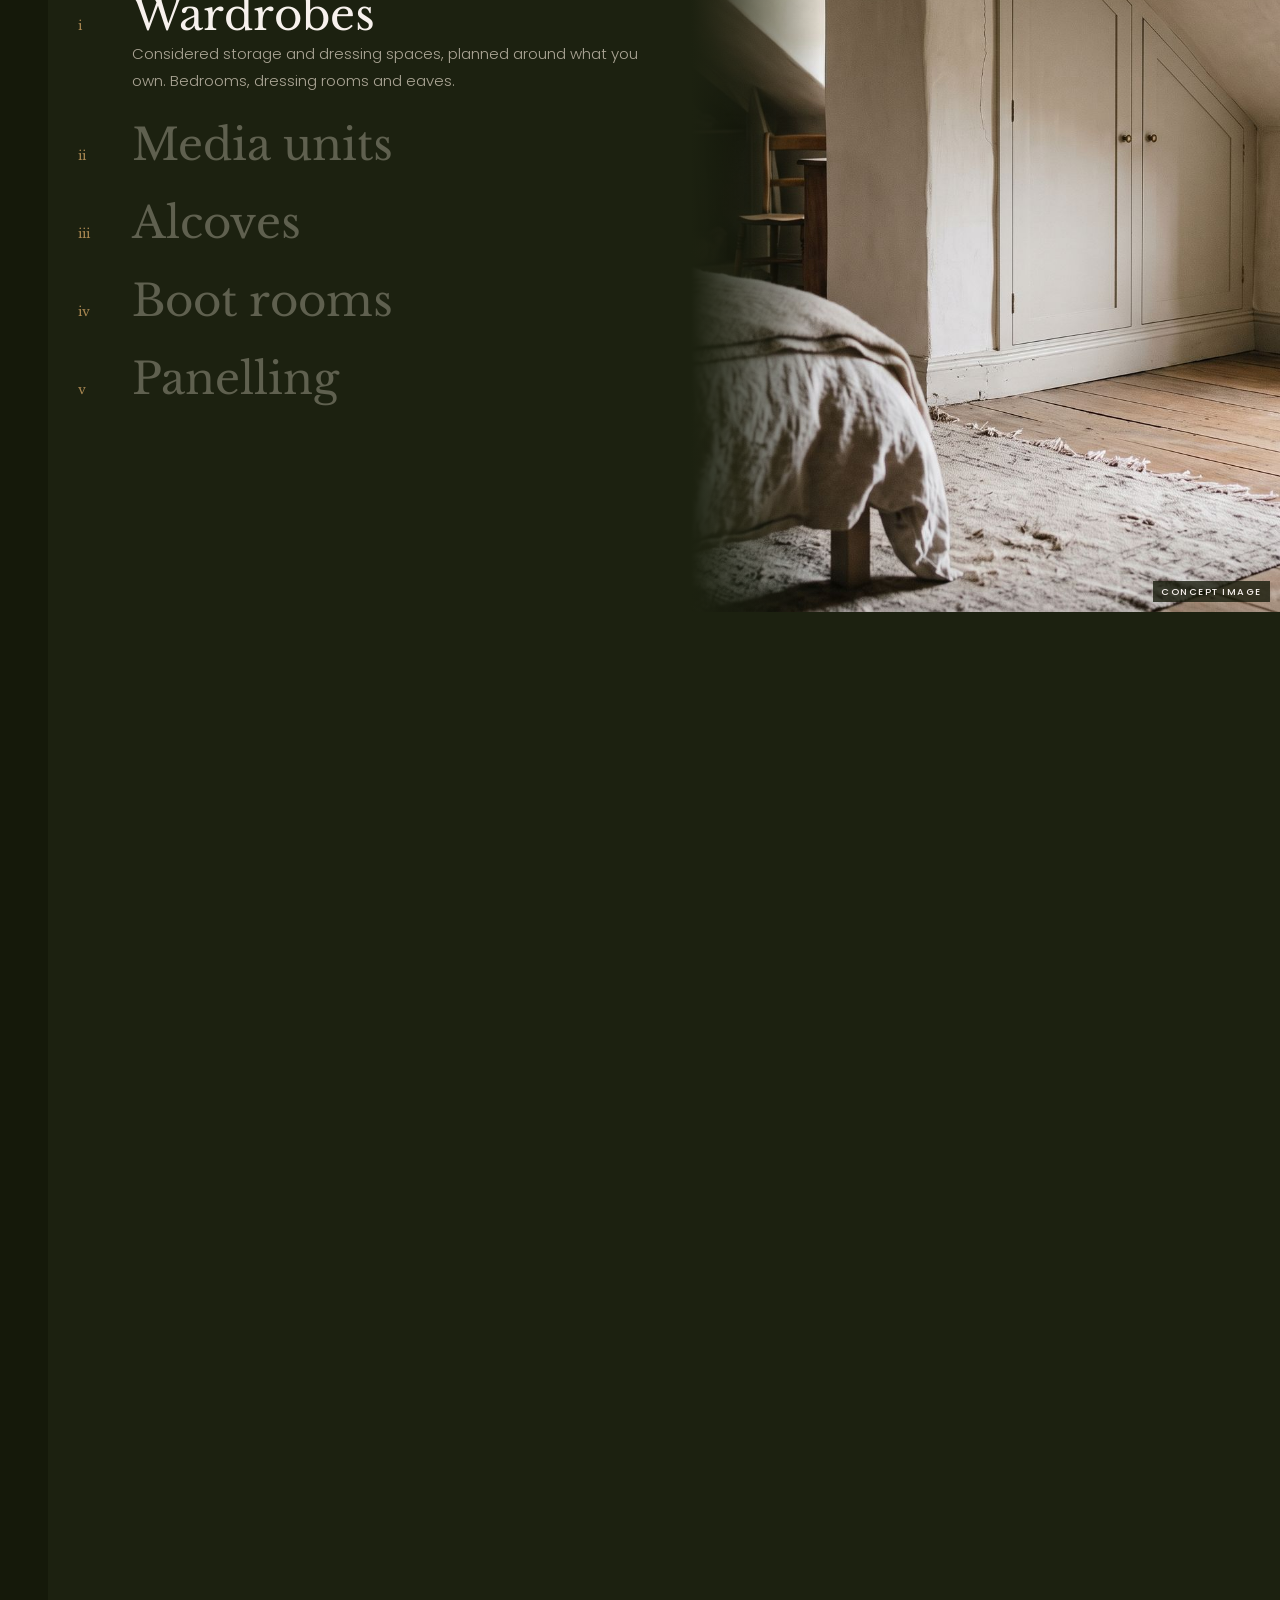
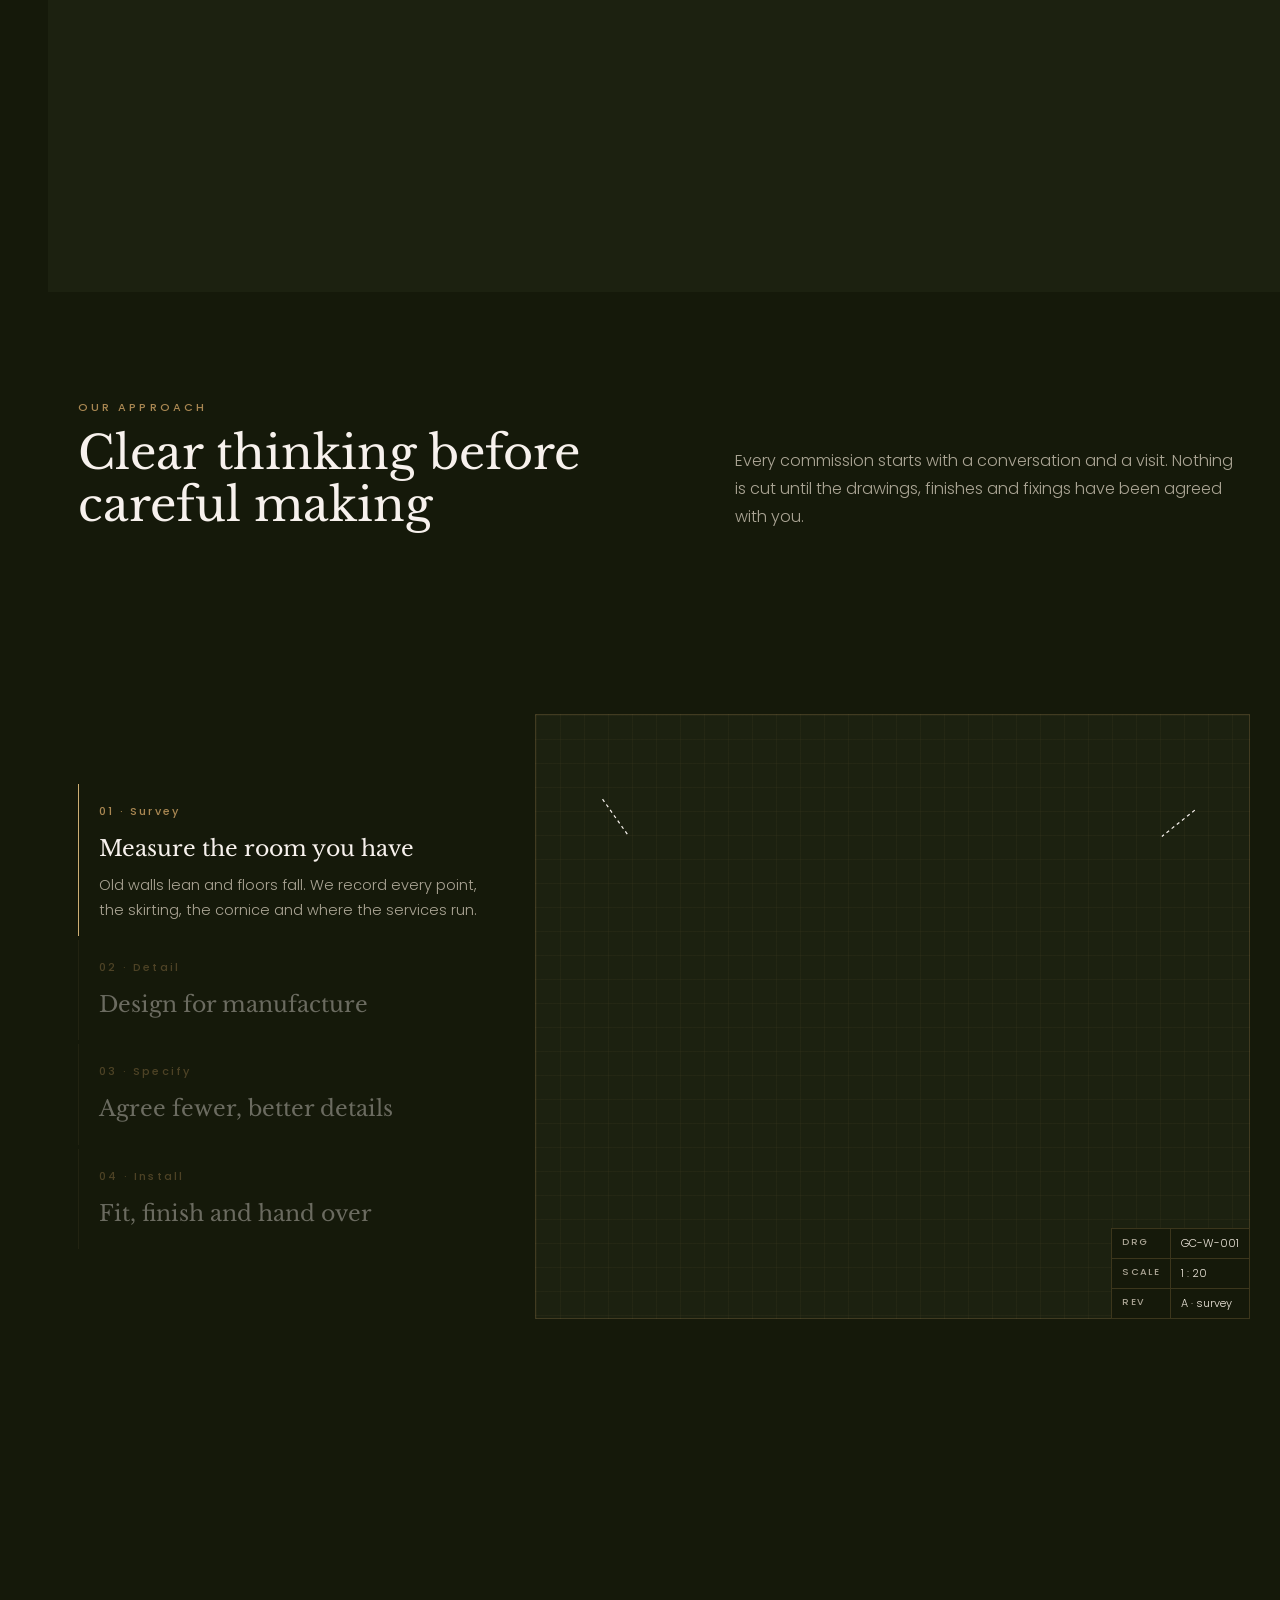
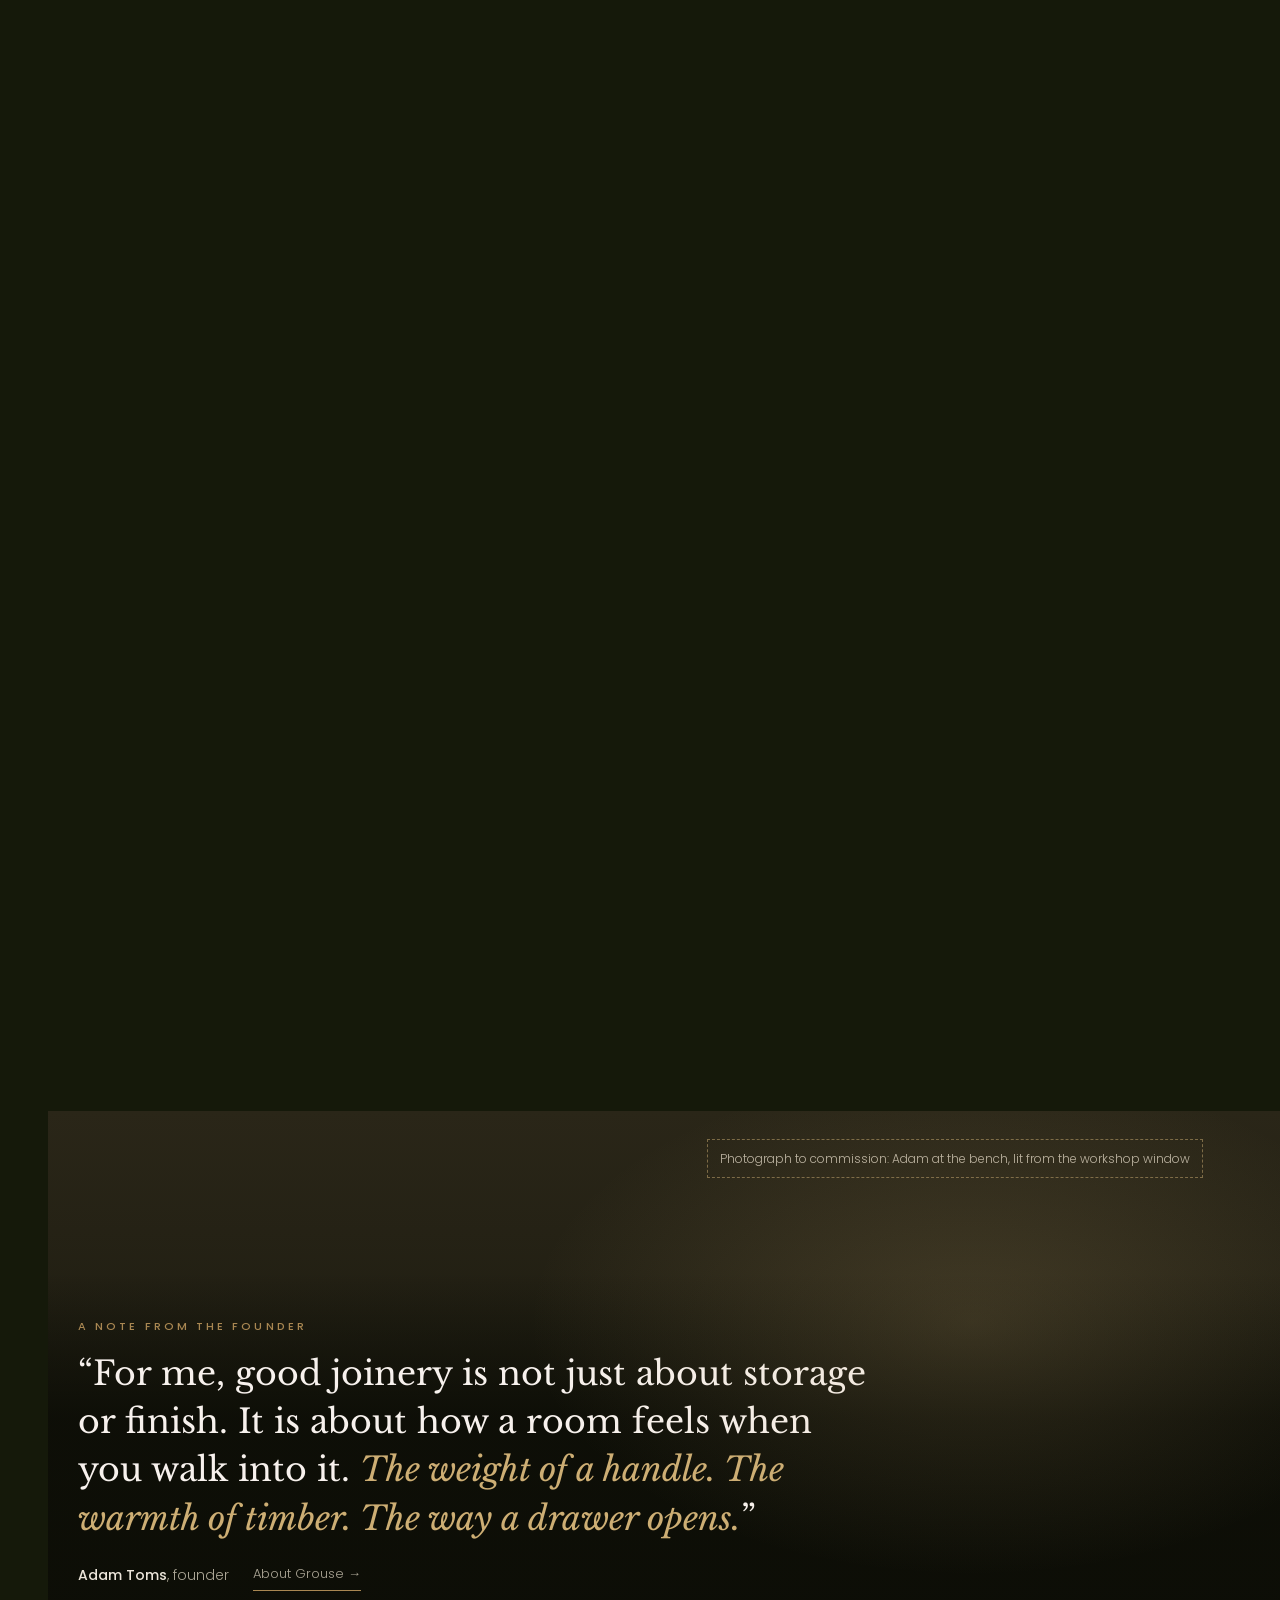
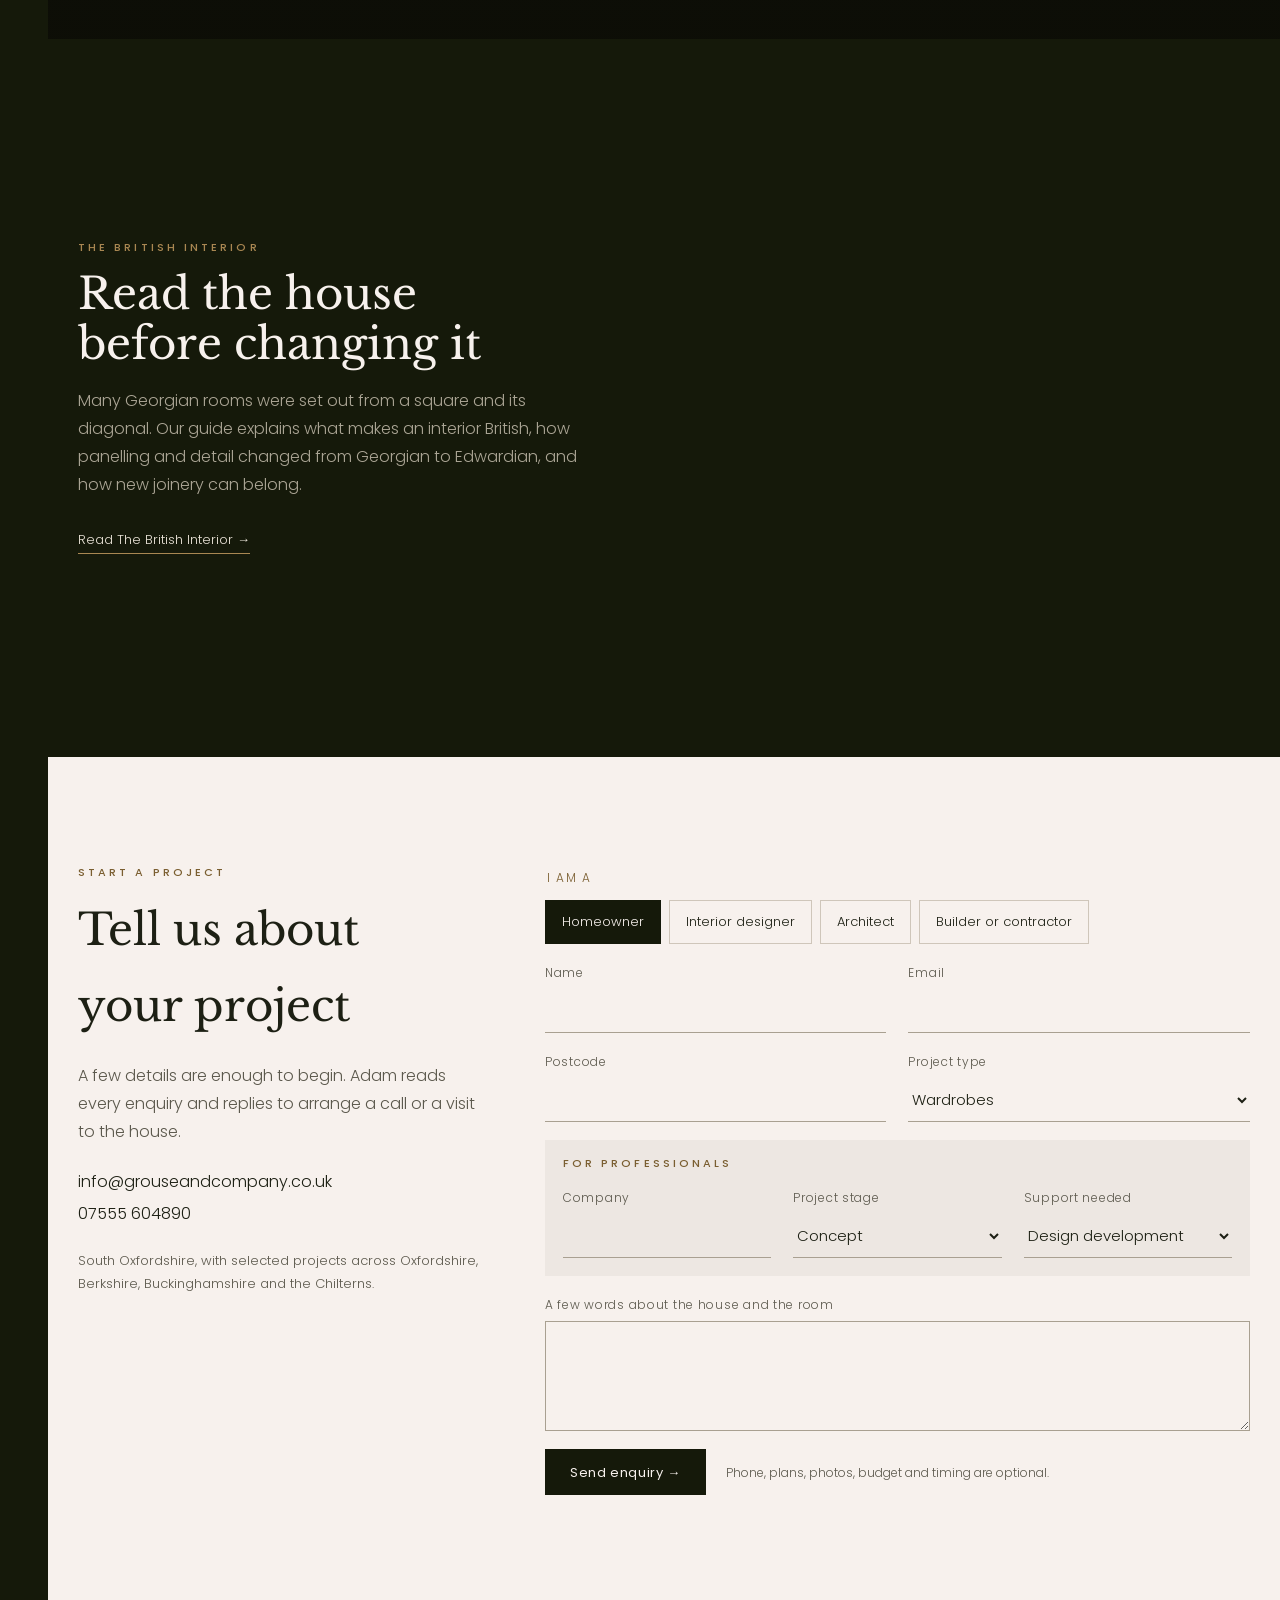
<file: lamplight.html>
<!doctype html>
<html lang="en">
<head>
<meta charset="utf-8">
<meta name="viewport" content="width=device-width, initial-scale=1, viewport-fit=cover">
<title>Grouse · Lamplight</title>
<link rel="preconnect" href="https://fonts.googleapis.com">
<link rel="preconnect" href="https://fonts.gstatic.com" crossorigin>
<link rel="stylesheet" href="https://fonts.googleapis.com/css2?family=Libre+Baskerville:ital@0;1&family=Poppins:wght@300;400;500&display=swap">
<link rel="stylesheet" href="lamplight.css">
</head>
<body>
<a class="back" href="index.html">← All designs</a>

<header class="site" id="head">
  <div class="wrap bar">
    <a class="word" href="#top">GROUSE &amp; COMPANY</a>
    <nav class="main" aria-label="Main">
      <a href="#systems">Bespoke Interiors</a><a href="#work">Our Work</a><a href="#approach">Our Approach</a><a href="lamplight-british-interior.html">The British Interior</a><a href="#about">About</a>
    </nav>
    <a class="hbtn" href="#enquire">Start a project</a>
  </div>
</header>

<div class="rod" aria-hidden="true"><svg></svg><div class="rmark"><div class="lbl"><span class="rv">0</span><span class="ru">mm</span></div></div></div>

<main id="top">
  <section class="landing" id="landing" style="padding:0" aria-label="Introduction">
    <div class="stage">
      <div class="interior">
        <div class="mark" id="mark" role="img" aria-label="Grouse &amp; Company, British joinery &amp; interiors">
          <div class="w1">GROUSE</div><div class="w2">&amp; COMPANY</div><div class="rule"></div><div class="w3">British joinery &amp; interiors</div>
        </div>
      </div>
      <div class="doorway" aria-hidden="true">
        <div class="leaf l" id="dl"><canvas></canvas><div class="shade"></div></div>
        <div class="leaf r" id="dr"><canvas></canvas><div class="shade"></div></div>
        <div class="seamglow" id="seam"></div>
      </div>
      <div class="film" id="film" aria-label="Film placeholder: a montage of the workshop">
        <figure class="shot" data-cap="Cut. A crosscut through oak, sawdust lifting into a shaft of light." style="margin:0"><img src="img/film-cut.jpg" alt=""></figure>
        <figure class="shot" data-cap="Mark out. A cross-line laser switches on across a carcass." style="margin:0"><img src="img/film-laser.jpg" alt=""></figure>
        <figure class="shot" data-cap="Sand. Raking light across the grain as the block passes." style="margin:0"><img src="img/film-sand.jpg" alt=""></figure>
        <figure class="shot" data-cap="Oil. Hardwax brushed along quartersawn oak, the grain darkening." style="margin:0"><img src="img/film-oil.jpg" alt=""></figure>
        <figure class="shot" data-cap="Paint. The last coat of olive laid off on a panelled door." style="margin:0"><img src="img/film-paint.jpg" alt=""></figure>
        <figure class="shot" data-cap="Fit. A cornice scribed to a ceiling that falls 20 mm." style="margin:0"><img src="img/film-fit.jpg" alt=""></figure>
        <figure class="shot" data-cap="Close. The camera settles on a pair of painted doors. Scroll, and they open." style="margin:0"><img src="img/film-doors.jpg" alt=""></figure>
        <div class="grain"></div>
      </div>
      <div class="lcap" id="lcap">
        <div class="l"><div class="t">Bespoke countryside interiors, <em>made</em> for the house you have.</div><div class="s"><i></i>Scroll · Oxfordshire</div></div>
        <div class="r"><b>Film placeholder · <span class="mno">Shot 1 of 7</span></b><span class="mcap"></span></div>
      </div>
    </div>
  </section>

  <div class="after">
    <div class="wrap statement">
      <div class="eyebrow">Modern living, rooted in character</div>
      <h2>New joinery that looks as though <em>it has always belonged</em> to the house.</h2>
      <p>Country houses, farmhouses and village homes rarely have a straight wall. We design for the house you have, resolve every detail before anything is made, and stay accountable through to the last adjustment.</p>
      <div class="who"><a href="#enquire">Homeowners</a><a href="#enquire">Interior designers</a><a href="#enquire">Architects</a><a href="#enquire">Builders</a></div>
    </div>

    <section id="work" style="padding-top:20px">
      <div class="wrap">
        <div class="head"><div><div class="eyebrow">Selected work</div><h2>From the first survey to the final fitting</h2></div><p>Finished rooms first, with the drawings and decisions behind them. Project film and photography will replace these concept images.</p></div>
        <div class="bigfilm">
          <img src="img/wardrobe.jpg" alt="" loading="lazy">
          <div class="over">
            <div class="eyebrow">In progress · South Oxfordshire</div>
            <h3>Bespoke storage within angled eaves</h3>
            <div class="tag"><span class="play" aria-hidden="true">▶</span><span><b>Project film · placeholder</b>Survey to handover in 45 seconds, natural sound only.</span></div>
          </div>
        </div>
        <dl class="fdl">
          <div><dt>Client</dt><dd>Private homeowner, farmhouse</dd></div>
          <div><dt>Our role</dt><dd>Design, making and installation</dd></div>
          <div><dt>Constraint</dt><dd>A sloping ceiling and original skirting to meet</dd></div>
          <div><dt>Detail</dt><dd>Wall-coloured, concealed hinges, matched skirting</dd></div>
        </dl>
        <div class="grid4">
          <a class="cell c7" href="#work"><div class="media"><img src="img/bootroom2.jpg" alt="Boot room with olive cabinetry" loading="lazy"><span class="concept">Concept image</span></div><div class="meta">Boot room · [Village], Oxfordshire</div><h3>[Project to come]</h3></a>
          <a class="cell c5" href="#work"><div class="media"><div class="vidph"><span><b>Detail film · placeholder</b>A drawer closing on soft runners, 6 seconds, looped.</span></div></div><div class="meta">Media unit · [Village], Berkshire</div><h3>[Project to come]</h3></a>
          <a class="cell c5" href="#work"><div class="media"><img src="img/library.jpg" alt="Library with fitted shelving" loading="lazy"><span class="concept">Concept image</span></div><div class="meta">Library · with [interior designer]</div><h3>[Project to come]</h3></a>
          <a class="cell c7" href="#work"><div class="media"><img src="img/drawing.jpg" alt="Drawing room with alcove joinery" loading="lazy"><span class="concept">Concept image</span></div><div class="meta">Alcoves · [Village], Buckinghamshire</div><h3>[Project to come]</h3></a>
        </div>
        <p style="margin-top:40px"><a class="lnk" href="#work">All projects →</a></p>
      </div>
    </section>

    <section id="systems" class="sys">
      <div class="wrap"><div class="head" style="margin-bottom:0"><div><div class="eyebrow">Bespoke interiors</div><h2>Five things we make, and make well</h2></div><p>Each is designed around the room it lives in: the wall that isn't straight, the skirting it has to meet, the way the household actually uses it.</p></div></div>
      <div class="syspin" id="syspin">
        <div class="sysbox">
          <div class="sysimg">
            <img class="on" src="img/wardrobe.jpg" alt="Fitted wardrobes in a bedroom">
            <img src="img/drawroom2.jpg" alt="Sitting room with fitted joinery" loading="lazy">
            <img src="img/library.jpg" alt="Alcove bookcases in a study" loading="lazy">
            <img src="img/bootroom.jpg" alt="Boot room with bench and pegs" loading="lazy">
            <img src="img/georgian.jpg" alt="Painted panelling" loading="lazy">
            <span class="concept">Concept image</span>
          </div>
          <div class="wrap" style="position:relative">
            <ul class="syslist">
              <li><button data-sys aria-pressed="true"><span class="k">i</span><span class="n">Wardrobes</span><span class="b"><span>Considered storage and dressing spaces, planned around what you own. Bedrooms, dressing rooms and eaves.</span></span></button></li>
              <li><button data-sys aria-pressed="false"><span class="k">ii</span><span class="n">Media units</span><span class="b"><span>Televisions, speakers and cables integrated quietly, so the room still reads as a room.</span></span></button></li>
              <li><button data-sys aria-pressed="false"><span class="k">iii</span><span class="n">Alcoves</span><span class="b"><span>Cabinetry and shelving either side of the chimney, scribed to the walls you have.</span></span></button></li>
              <li><button data-sys aria-pressed="false"><span class="k">iv</span><span class="n">Boot rooms</span><span class="b"><span>Somewhere for coats, boots, dogs and the muddy end of country life.</span></span></button></li>
              <li><button data-sys aria-pressed="false"><span class="k">v</span><span class="n">Panelling</span><span class="b"><span>Proportion, texture and architectural detail matched to the period of the house.</span></span></button></li>
            </ul>
          </div>
        </div>
      </div>
    </section>

    <section id="approach" style="padding-bottom:0">
      <div class="wrap"><div class="head" style="margin-bottom:0"><div><div class="eyebrow">Our approach</div><h2>Clear thinking before careful making</h2></div><p>Every commission starts with a conversation and a visit. Nothing is cut until the drawings, finishes and fixings have been agreed with you.</p></div></div>
      <div class="build" id="build">
        <div class="wrap pin">
          <div class="steps">
            <div class="step on"><span class="no">01 · Survey</span><h3>Measure the room you have</h3><p><span>Old walls lean and floors fall. We record every point, the skirting, the cornice and where the services run.</span></p></div>
            <div class="step"><span class="no">02 · Detail</span><h3>Design for manufacture</h3><p><span>Carcasses, scribes and fillers are drawn to the survey, so the piece fits a room that isn't square.</span></p></div>
            <div class="step"><span class="no">03 · Specify</span><h3>Agree fewer, better details</h3><p><span>In-frame doors, a cornice matched to the house, and hardware, timber and paint from our curated Grouse Standards, or something entirely your own.</span></p></div>
            <div class="step"><span class="no">04 · Install</span><h3>Fit, finish and hand over</h3><p><span>Scribed to the ceiling, painted, checked and handed over with a care booklet and the finish references.</span></p></div>
          </div>
          <div class="sheet">
            <svg class="elev" viewBox="0 0 620 520" role="img" aria-label="Elevation of a fitted wardrobe in an out-of-square room, drawn stage by stage">
              <g data-s="1">
                <path class="wall" d="M40 60 L585 72 M40 60 L46 470 M585 72 L580 478 M46 470 L580 478"/>
                <circle class="sv" cx="40" cy="60" r="3"/><circle class="sv" cx="585" cy="72" r="3"/><circle class="sv" cx="46" cy="470" r="3"/><circle class="sv" cx="580" cy="478" r="3"/>
                <path class="dimln" d="M40 36 H585 M40 30 V42 M585 30 V42"/><text class="dt" x="312" y="30" text-anchor="middle">2,725 at ceiling</text>
                <path class="dimln" d="M46 496 H580 M46 490 V502 M580 490 V502"/><text class="dt" x="313" y="514" text-anchor="middle">2,670 at floor · 55 out of square</text>
                <path class="dimln" d="M604 72 V478 M598 72 H610 M598 478 H610"/><text class="dt" transform="translate(616 275) rotate(90)" text-anchor="middle">2,384</text>
                <path class="bead" d="M46 448 L580 456"/><text class="note" x="60" y="442">existing skirting, 165 torus</text>
              </g>
              <g data-s="2">
                <path class="carc" d="M70 96 H555 V452 H70 Z M70 380 H555 M232 96 V452 M393 96 V452"/>
                <path class="dimln" d="M70 84 H232 M232 84 H393 M393 84 H555 M70 80 V88 M232 80 V88 M393 80 V88 M555 80 V88"/>
                <text class="dt" x="151" y="80" text-anchor="middle">810</text><text class="dt" x="312" y="80" text-anchor="middle">805</text><text class="dt" x="474" y="80" text-anchor="middle">810</text>
                <path class="carc" data-keep d="M46 62 L70 96 M585 72 L555 96" stroke-dasharray="3 3"/><text class="note" x="236" y="118">scribe fillers both sides</text>
              </g>
              <g data-s="3">
                <rect class="door" x="78" y="104" width="73" height="268"/><rect class="door" x="155" y="104" width="73" height="268"/>
                <rect class="door" x="240" y="104" width="71" height="268"/><rect class="door" x="315" y="104" width="71" height="268"/>
                <rect class="door" x="401" y="104" width="73" height="268"/><rect class="door" x="478" y="104" width="73" height="268"/>
                <rect class="door" x="78" y="388" width="150" height="56"/><rect class="door" x="240" y="388" width="146" height="56"/><rect class="door" x="401" y="388" width="150" height="56"/>
                <path class="bead" d="M86 112h57v252h-57z M163 112h57v252h-57z M248 112h55v252h-55z M323 112h55v252h-55z M409 112h57v252h-57z M486 112h57v252h-57z"/>
                <circle class="knob" cx="146" cy="238" r="3.2"/><circle class="knob" cx="160" cy="238" r="3.2"/><circle class="knob" cx="306" cy="238" r="3.2"/><circle class="knob" cx="320" cy="238" r="3.2"/><circle class="knob" cx="469" cy="238" r="3.2"/><circle class="knob" cx="483" cy="238" r="3.2"/>
                <circle class="knob" cx="153" cy="416" r="3.2"/><circle class="knob" cx="313" cy="416" r="3.2"/><circle class="knob" cx="476" cy="416" r="3.2"/>
              </g>
              <g data-s="4">
                <path class="carc" d="M64 96 L555 96 M58 78 L590 86 L555 96 M58 78 L64 96"/>
                <path class="bead" d="M60 84 L588 92"/>
                <text class="note" x="100" y="58">cornice scribed to a falling ceiling</text>
                <path class="dimln" d="M30 96 V452 M24 96 H36 M24 452 H36"/><text class="dt" transform="translate(20 274) rotate(-90)" text-anchor="middle">2,290</text>
              </g>
            </svg>
            <div class="tblock" aria-hidden="true"><span>Drg</span><span>GC-W-001</span><span>Scale</span><span>1 : 20</span><span>Rev</span><span data-rev>A · survey</span></div>
          </div>
        </div>
      </div>
    </section>

    <section class="founder" id="about">
      <div class="fphoto">
        <span class="ph">Photograph to commission: Adam at the bench, lit from the workshop window</span>
        <div class="fquote"><div class="wrap">
          <div class="eyebrow" style="margin-bottom:18px">A note from the founder</div>
          <blockquote>“For me, good joinery is not just about storage or finish. It is about how a room feels when you walk into it. <em>The weight of a handle. The warmth of timber. The way a drawer opens.</em>”</blockquote>
          <div class="by"><span><b>Adam Toms</b>, founder</span><a class="lnk" href="#about">About Grouse →</a></div>
        </div></div>
      </div>
    </section>

    <section id="journal">
      <div class="wrap tease">
        <div>
          <div class="eyebrow">The British Interior</div>
          <h2>Read the house before changing it</h2>
          <p>Many Georgian rooms were set out from a square and its diagonal. Our guide explains what makes an interior British, how panelling and detail changed from Georgian to Edwardian, and how new joinery can belong.</p>
          <a class="lnk" href="lamplight-british-interior.html">Read The British Interior →</a>
        </div>
        <svg class="construct" id="construct" viewBox="0 0 480 520" role="img" aria-label="A Georgian panel set out from a square and its diagonal">
          <rect class="g" x="40" y="160" width="300" height="300"/>
          <path class="b s1" d="M40 460 L340 460 L340 160 L40 160 Z"/>
          <path class="b s2" d="M40 460 L340 160"/>
          <path class="b s2" d="M340 160 A 424.26 424.26 0 0 0 40 35.74"/>
          <path class="i s3" d="M40 35.74 L340 35.74 L340 460"/>
          <path class="i s4" d="M70 66 H310 V430 H70 Z M90 86 H290 V410 H90 Z M70 66 L90 86 M310 66 L290 86 M70 430 L90 410 M310 430 L290 410"/>
          <path class="b s4" d="M90 248 H290 M190 86 V410"/>
          <text x="40" y="492">1 : √2</text><text x="352" y="314">300</text><text x="352" y="100">424</text>
        </svg>
      </div>
    </section>

    <section class="enq" id="enquire">
      <div class="wrap egrid">
        <aside>
          <div class="eyebrow">Start a project</div>
          <h2>Tell us about your project</h2>
          <p>A few details are enough to begin. Adam reads every enquiry and replies to arrange a call or a visit to the house.</p>
          <div class="contact"><span>info@grouseandcompany.co.uk</span><span>07555 604890</span></div>
          <p style="font-size:13px;margin-top:22px">South Oxfordshire, with selected projects across Oxfordshire, Berkshire, Buckinghamshire and the Chilterns.</p>
        </aside>
        <form id="form" novalidate>
          <fieldset><legend>I am a</legend>
            <label class="chip"><input type="radio" name="role" id="r1" value="homeowner" checked><span>Homeowner</span></label>
            <label class="chip"><input type="radio" name="role" id="r2" value="designer"><span>Interior designer</span></label>
            <label class="chip"><input type="radio" name="role" id="r3" value="architect"><span>Architect</span></label>
            <label class="chip"><input type="radio" name="role" id="r4" value="builder"><span>Builder or contractor</span></label>
          </fieldset>
          <label class="f">Name<input type="text" id="f-name" autocomplete="name"></label>
          <label class="f">Email<input type="email" id="f-email" autocomplete="email"></label>
          <label class="f">Postcode<input type="text" id="f-pc" autocomplete="postal-code"></label>
          <label class="f">Project type<select id="f-type"><option>Wardrobes</option><option>Media unit</option><option>Alcoves</option><option>Boot room</option><option>Panelling</option><option>Kitchen, pantry or utility</option><option>Study or library</option><option>Something else</option></select></label>
          <div class="pro" hidden>
            <div class="eyebrow">For professionals</div>
            <label class="f">Company<input type="text" id="f-co"></label>
            <label class="f">Project stage<select id="f-stage"><option>Concept</option><option>Planning or listed consent</option><option>Technical design</option><option>On site</option></select></label>
            <label class="f">Support needed<select id="f-sup"><option>Design development</option><option>Technical drawings</option><option>Make and install</option><option>Full joinery package</option></select></label>
          </div>
          <label class="f full">A few words about the house and the room<textarea id="f-brief"></textarea></label>
          <div class="full" style="display:flex;gap:20px;align-items:center;flex-wrap:wrap;font-size:12px;color:#5B584C"><button class="btn" type="submit">Send enquiry →</button><span>Phone, plans, photos, budget and timing are optional.</span></div>
          <div class="thanks" hidden>Thank you. This is a design prototype, so nothing was sent. On the live site this goes straight to Adam.</div>
        </form>
      </div>
    </section>

    <footer>
      <div class="wrap">
        <div class="fgrid">
          <div><a class="word" href="#top">GROUSE &amp; COMPANY</a><p style="margin-top:14px;max-width:24em">British joinery and interiors for characterful countryside homes.</p></div>
          <div><h4>Explore</h4><p>Bespoke Interiors<br>Our Work<br>Our Approach<br><a href="lamplight-british-interior.html">The British Interior</a></p></div>
          <div><h4>Coverage</h4><p>South Oxfordshire<br>Berkshire · Buckinghamshire<br>The Chilterns</p></div>
          <div><h4>Contact</h4><p>info@grouseandcompany.co.uk<br>07555 604890<br>Instagram · Houzz</p></div>
        </div>
        <div class="fine"><span>© 2026 Grouse &amp; Company Ltd</span><span>All imagery shown is concept rendering, not completed Grouse work.</span></div>
      </div>
    </footer>
  </div>
</main>

<script src="grouse.js"></script>
<script src="doors.js"></script>
<script>
(function(){
  var land=document.getElementById('landing'),film=document.getElementById('film'),seam=document.getElementById('seam'),
      mark=document.getElementById('mark'),cap=document.getElementById('lcap'),head=document.getElementById('head');
  var doors=GrouseDoors(document.getElementById('dl'),document.getElementById('dr'));
  G.on(function(off){
    var p=G.rm?1:G.pin(land,off);
    film.style.opacity=1-G.clamp((p-.03)/.13,0,1);
    film.style.visibility=p>.17?'hidden':'visible';
    cap.style.opacity=1-G.clamp((p-.01)/.1,0,1);
    seam.style.opacity=G.clamp((p-.12)/.1,0,1)*(1-G.clamp((p-.36)/.14,0,1));
    var o=G.ease(G.clamp((p-.2)/.5,0,1));
    doors.open(o);
    var m=G.clamp((p-.32)/.3,0,1);
    mark.style.opacity=m;mark.style.transform='scale('+(.965+.035*m)+')';
    var past=land.getBoundingClientRect().bottom<innerHeight*.6;
    head.classList.toggle('solid',past);head.classList.toggle('named',past);
  });
  G.montage(film.parentNode);
  G.rod({from:0,to:2400,major:500,minor:50,hero:'#landing'});
  G.systems(document.getElementById('syspin'));
  G.build(document.getElementById('build'));
  G.construct(document.getElementById('construct'));
  G.form('form');
  G.start();
})();
</script>
</body>
</html>
</file>
<file: daylight.css>
/* Daylight — ivory reading surfaces, olive used sparingly. The opening film contracts into a moulded panel; a storey rod measures the page. */
:root{
  --olive:#15190A; --olive-2:#232816; --ivory:#F7F1ED; --stone:#EDE7E2; --brass:#A98752; --brass-ink:#7A5E30;
  --ink:#1D2014; --muted:#5B584C; --rule:#D5CCC0; --tick:#BDB3A5;
  --display:"Libre Baskerville", Baskerville, Georgia, serif;
  --body:"Poppins", "Helvetica Neue", Arial, sans-serif;
  --mark:Georgia, "Times New Roman", serif;
  --rodw:48px;
  color-scheme:light;
}
*{box-sizing:border-box}
html,body{margin:0}
body{background:var(--ivory);color:var(--ink);font:300 16px/1.7 var(--body);-webkit-font-smoothing:antialiased}
img{max-width:100%;display:block}
a{color:inherit}
:focus-visible{outline:2px solid var(--brass);outline-offset:3px}
h1,h2,h3{font-family:var(--display);font-weight:400;margin:0;text-wrap:balance;letter-spacing:-.01em}
.wrap{max-width:1240px;margin:0 auto;padding-left:max(24px, env(safe-area-inset-left,0px));padding-right:max(24px, env(safe-area-inset-right,0px))}
.eyebrow{font:500 11px/1 var(--body);letter-spacing:.24em;text-transform:uppercase;color:var(--brass-ink)}
.concept{position:absolute;left:10px;bottom:10px;font:500 9.5px/1 var(--body);letter-spacing:.16em;text-transform:uppercase;background:rgba(21,25,10,.72);color:var(--ivory);padding:6px 8px;z-index:2}
.back{position:fixed;z-index:60;right:max(16px, env(safe-area-inset-right,0px));bottom:calc(16px + env(safe-area-inset-bottom,0px));font:400 11px/1 var(--body);letter-spacing:.12em;text-transform:uppercase;background:var(--olive);color:var(--ivory);padding:11px 14px;text-decoration:none;border:1px solid var(--brass)}
.btn{display:inline-flex;align-items:center;gap:10px;font:400 13px/1 var(--body);letter-spacing:.04em;text-decoration:none;padding:15px 22px;border:1px solid var(--olive);background:var(--olive);color:var(--ivory);cursor:pointer;min-height:46px}
.btn.ghost{background:transparent;color:var(--olive)}
.btn:hover{background:var(--olive-2)}
.btn.ghost:hover{background:var(--olive);color:var(--ivory)}
.lnk{font-size:13px;text-decoration:none;border-bottom:1px solid var(--brass);padding-bottom:4px;white-space:nowrap}

/* header */
header.site{position:fixed;left:0;right:0;top:0;z-index:40;color:var(--ivory);transition:background .5s,color .5s,border-color .5s;border-bottom:1px solid transparent;padding-top:env(safe-area-inset-top,0px)}
header.site.solid{background:rgba(247,241,237,.95);color:var(--ink);border-color:var(--rule);backdrop-filter:blur(8px)}
.bar{display:flex;align-items:center;justify-content:space-between;gap:24px;min-height:72px}
.word{font:400 20px/1 var(--mark);letter-spacing:.14em;text-decoration:none;white-space:nowrap}
nav.main{display:flex;gap:26px;font-size:13px}
nav.main a{text-decoration:none;padding:6px 0;border-bottom:1px solid transparent}
nav.main a:hover,nav.main a[aria-current]{border-color:var(--brass)}
.hbtn{font-size:13px;text-decoration:none;padding:11px 18px;border:1px solid currentColor;white-space:nowrap}
header.site.solid .hbtn{background:var(--olive);color:var(--ivory);border-color:var(--olive)}
@media (max-width:1020px){nav.main{display:none}}
@media (max-width:600px){.word{font-size:15px;letter-spacing:.1em}.hbtn{font-size:11.5px;padding:9px 11px}.bar{gap:12px;min-height:62px}.back{font-size:10px;padding:8px 10px}}

/* storey rod */
.rod{position:fixed;left:0;top:0;bottom:0;width:var(--rodw);z-index:30;pointer-events:none;border-right:1px solid var(--rule);background:var(--ivory);opacity:0;transition:opacity .3s}
.rod svg{position:absolute;inset:0;width:100%;height:100%}
.rod line.min{stroke:var(--tick);stroke-width:1}
.rod line.maj{stroke:var(--brass-ink);stroke-width:1}
.rod text{font:500 7.5px var(--body);fill:var(--brass-ink)}
.rmark{position:absolute;left:0;right:0;top:0;height:0;will-change:transform}
.rmark::before{content:"";position:absolute;left:0;right:-1px;top:0;height:1px;background:var(--brass)}
.rmark::after{content:"";position:absolute;right:-1px;top:-4px;border:4px solid transparent;border-right-color:var(--brass)}
.rmark .lbl{position:absolute;left:3px;right:6px;top:6px;background:var(--ivory);text-align:center;padding:3px 0;line-height:1.15}
.rmark.low .lbl{top:auto;bottom:6px}
.rv{display:block;font:500 10px var(--body);color:var(--ink);font-variant-numeric:tabular-nums}
.ru{display:block;font:500 7px var(--body);letter-spacing:.16em;text-transform:uppercase;color:var(--muted)}
@media (max-width:1099px){.rod{display:none}}
@media (min-width:1100px){.after{padding-left:var(--rodw)}}

/* ===== hero: film contracts into a moulded panel ===== */
.hero{position:relative;height:300vh}
.stage{position:sticky;top:0;height:100vh;height:100svh;min-height:560px;overflow:hidden;background:var(--ivory)}
.film{position:absolute;inset:0;background:#17140d;will-change:clip-path}
.shot{position:absolute;inset:0;opacity:0;transition:opacity 1.6s ease}
.shot.on{opacity:1}
.shot img{width:100%;height:100%;object-fit:cover;transform:scale(1.1)}
.shot.on img{animation:push 7.5s ease-out forwards}
@keyframes push{from{transform:scale(1.12) translate(1%,0)}to{transform:scale(1.02) translate(-1%,-.5%)}}
.film::after{content:"";position:absolute;inset:0;background:linear-gradient(180deg,rgba(12,12,6,.5),rgba(12,12,6,.1) 30%,rgba(12,12,6,.15) 60%,rgba(12,12,6,.7));pointer-events:none}
.grain{position:absolute;inset:-50%;z-index:2;pointer-events:none;opacity:.55;mix-blend-mode:overlay;animation:grain 1s steps(6) infinite}
@keyframes grain{0%{transform:translate(0,0)}20%{transform:translate(-3%,2%)}40%{transform:translate(2%,-3%)}60%{transform:translate(-2%,-1%)}80%{transform:translate(3%,3%)}100%{transform:translate(0,0)}}
.fcap{position:absolute;z-index:3;right:max(24px, env(safe-area-inset-right,0px));bottom:80px;text-align:right;color:#E9E1D3;font-size:12px;max-width:300px;line-height:1.5}
.fcap b{display:block;font:500 10px/1 var(--body);letter-spacing:.22em;text-transform:uppercase;color:#D9BC86;margin-bottom:6px}
.introline{position:absolute;z-index:3;left:max(24px, env(safe-area-inset-left,0px));bottom:28px;right:340px;color:var(--ivory);display:grid;gap:14px}
.introline .t{font:400 clamp(26px,3.6vw,48px)/1.15 var(--display);max-width:16em}
.introline .t em{color:#E6CC97}
.introline .s{font-size:13px;letter-spacing:.06em;display:flex;align-items:center;gap:14px;color:#E9E1D3}
.introline .s i{display:block;width:1px;height:30px;background:linear-gradient(#E6CC97,transparent);animation:cue 2.4s infinite}
@keyframes cue{0%{transform:scaleY(0);transform-origin:top}50%{transform:scaleY(1);transform-origin:top}51%{transform-origin:bottom}100%{transform:scaleY(0);transform-origin:bottom}}
@media (max-width:760px){.introline{right:24px;bottom:96px}.fcap{left:24px;right:24px;text-align:left;bottom:24px;max-width:none}}
.mould{position:absolute;inset:0;width:100%;height:100%;pointer-events:none;z-index:4}
.mould .fr{fill:none;stroke:var(--ink);stroke-width:1}
.mould .fr.b{stroke:var(--brass)}
.mould .dm{fill:none;stroke:var(--brass);stroke-width:1}
.mould text{font:500 10px var(--body);letter-spacing:.14em;fill:var(--brass-ink);transition:opacity .5s}
.hcopy{position:absolute;z-index:5;left:max(56px, calc(var(--rodw) + 32px));top:50%;transform:translateY(-44%);width:min(46vw,560px);opacity:0}
.hcopy h1{font-size:clamp(40px,4.8vw,70px);line-height:1.04;margin:18px 0 22px}
.hcopy h1 em{color:var(--brass-ink)}
.hcopy p{font-size:17px;margin:0 0 14px;max-width:30em}
.based{font-size:13px;color:var(--muted);display:flex;align-items:center;gap:10px;margin-bottom:28px}
.based::before{content:"";width:28px;height:1px;background:var(--brass)}
.ctas{display:flex;flex-wrap:wrap;gap:12px}
@media (max-width:819px){
  .hcopy{left:24px;right:24px;width:auto;top:auto;bottom:24px;transform:none}
  .hcopy h1{font-size:32px;margin:10px 0 10px}.hcopy p{font-size:14.5px;line-height:1.55}.based{margin-bottom:14px;font-size:12px}
  .hcopy .btn{padding:12px 16px;font-size:12px;min-height:44px}
}
@media (prefers-reduced-motion:reduce){.shot.on img{animation:none}.grain{animation:none}.introline .s i{animation:none}}

section{padding-block:104px}
.alt{background:var(--stone)}
.head{display:grid;grid-template-columns:minmax(0,6fr) minmax(0,5fr);gap:40px;align-items:end;margin-bottom:44px}
.head h2{font-size:clamp(30px,3.6vw,48px);line-height:1.1;margin-top:14px}
.head p{margin:0;color:var(--muted);max-width:32em}
@media (max-width:860px){.head{grid-template-columns:1fr;gap:16px}section{padding-block:72px}}

/* intro */
.intro{padding-block:96px 40px}
.intro .big{font:400 clamp(24px,2.6vw,34px)/1.45 var(--display);max-width:30em;margin:18px 0 30px}
.aud{display:flex;flex-wrap:wrap;gap:10px 28px;font-size:13px;border-top:1px solid var(--rule);padding-top:22px}
.aud a{text-decoration:none;display:flex;gap:10px;align-items:center}
.aud a::before{content:"";width:7px;height:7px;border:1px solid var(--brass);transform:rotate(45deg)}
.aud a:hover{color:var(--brass-ink)}

/* work */
.feat{display:grid;grid-template-columns:minmax(0,8fr) minmax(0,4fr);gap:20px}
.feat .stack{display:grid;gap:20px;grid-template-rows:1fr 1fr;contain:size}
.feat .stack .media img{position:absolute;inset:0}
.media{position:relative;overflow:hidden;background:var(--stone)}
.media img{width:100%;height:100%;object-fit:cover}
.vid{position:relative;aspect-ratio:16/9;background:radial-gradient(120% 100% at 30% 30%,#3d3322,#1b170f 70%);display:flex;align-items:flex-end;color:var(--ivory);overflow:hidden}
.vid::before{content:"";position:absolute;inset:0;background:repeating-linear-gradient(92deg,rgba(255,226,180,.035) 0 2px,transparent 2px 10px)}
.vid .inner{position:relative;display:flex;gap:16px;align-items:center;padding:20px 22px;font-size:13px;line-height:1.5}
.vid .play{flex:none;width:52px;height:52px;border-radius:50%;border:1px solid rgba(247,241,237,.7);display:grid;place-items:center}
.vid b{display:block;font:500 10px/1 var(--body);letter-spacing:.22em;text-transform:uppercase;color:#D9BC86;margin-bottom:6px}
.fmeta{display:grid;grid-template-columns:minmax(0,5fr) minmax(0,7fr);gap:40px;margin-top:28px;padding-top:24px;border-top:1px solid var(--rule)}
.fmeta h3{font-size:clamp(24px,2.4vw,32px);line-height:1.2;margin-top:10px}
.fmeta dl{display:grid;grid-template-columns:auto 1fr;gap:8px 22px;margin:0;font-size:14px}
.fmeta dt{font:500 10.5px/1.9 var(--body);letter-spacing:.16em;text-transform:uppercase;color:var(--brass-ink)}
.fmeta dd{margin:0}
.more{display:grid;grid-template-columns:repeat(3,minmax(0,1fr));gap:20px;margin-top:64px}
.tile{text-decoration:none;display:grid;gap:12px}
.tile .media{aspect-ratio:4/5}
.tile img{transition:transform 1.2s cubic-bezier(.2,.6,.2,1)}
.tile:hover img{transform:scale(1.03)}
.tile h3{font-size:20px}
.meta{font-size:12px;letter-spacing:.06em;color:var(--muted)}
@media (max-width:860px){.feat,.fmeta{grid-template-columns:1fr}.feat .stack{grid-template-columns:1fr 1fr;grid-template-rows:none;contain:none}.feat .stack .media{aspect-ratio:1}.more{grid-template-columns:1fr}.tile .media{aspect-ratio:4/3}}

/* five systems, pinned */
.sys{padding-bottom:0}
.syspin{position:relative;height:420vh}
.sysbox{position:sticky;top:0;height:100vh;height:100svh;display:grid;grid-template-columns:minmax(0,6fr) minmax(0,5fr);gap:56px;align-items:center;padding-top:72px}
.syslist{list-style:none;margin:0;padding:0;border-top:1px solid var(--rule)}
.syslist li{border-bottom:1px solid var(--rule)}
.syslist button{all:unset;box-sizing:border-box;cursor:pointer;width:100%;display:grid;grid-template-columns:1fr auto;gap:4px 24px;padding:18px 4px;align-items:baseline}
.syslist .n{font:400 clamp(24px,2.6vw,36px)/1.15 var(--display);color:#A69F92;transition:color .5s}
.syslist .a{font-size:12px;color:var(--muted);letter-spacing:.06em}
.syslist .b{grid-column:1/-1;font-size:15px;color:var(--muted);display:grid;grid-template-rows:0fr;transition:grid-template-rows .6s ease}
.syslist .b span{overflow:hidden}
.syslist .on .n{color:var(--ink);font-style:italic}
.syslist .on .b{grid-template-rows:1fr}
.syslist button:focus-visible{outline:2px solid var(--brass);outline-offset:2px}
.sysimg{position:relative;width:100%;max-width:470px;justify-self:end;aspect-ratio:4/5;max-height:72vh;overflow:hidden;background:var(--olive)}
.sysimg img{position:absolute;inset:0;width:100%;height:100%;object-fit:cover;opacity:0;transform:scale(1.04);transition:opacity .9s ease,transform 1.6s ease}
.sysimg img.on{opacity:1;transform:scale(1)}
.sysfoot{display:flex;justify-content:space-between;gap:16px;margin-top:12px;font-size:12px;color:var(--muted);max-width:470px;margin-left:auto}
.syscount{font-variant-numeric:tabular-nums;letter-spacing:.1em}
@media (max-width:860px){
  .syspin{height:380vh}
  .sysbox{grid-template-columns:1fr;grid-template-rows:auto auto;gap:14px;align-content:start;align-items:start;padding-top:84px}
  .sysright{order:-1}.sysimg{max-width:none;aspect-ratio:16/10;max-height:34vh}
  .sysfoot{max-width:none}
  .syslist button{padding:11px 2px}.syslist .n{font-size:22px}.syslist .a{display:none}.syslist .b{font-size:13.5px}
}

/* approach: one drawing sheet, pinned */
.build{position:relative;height:420vh}
.pin{position:sticky;top:0;height:100vh;height:100svh;display:grid;grid-template-columns:minmax(0,4fr) minmax(0,7fr);gap:44px;align-items:center;padding-top:72px}
.steps{display:grid;gap:4px}
.step{border-left:2px solid var(--rule);padding:12px 0 12px 20px;opacity:.4;transition:opacity .4s,border-color .4s}
.step.on{opacity:1;border-color:var(--brass)}
.step .no{font:500 11px/1 var(--body);letter-spacing:.2em;color:var(--brass-ink)}
.step h3{font-size:22px;margin:6px 0 4px}
.step p{margin:0;font-size:14.5px;color:var(--muted);display:grid;grid-template-rows:0fr;transition:grid-template-rows .5s}
.step p span{overflow:hidden}
.step.on p{grid-template-rows:1fr}
.sheet{position:relative;background:var(--ivory);border:1px solid var(--ink);padding:14px;
  background-image:linear-gradient(rgba(21,25,10,.05) 1px,transparent 1px),linear-gradient(90deg,rgba(21,25,10,.05) 1px,transparent 1px),linear-gradient(rgba(21,25,10,.09) 1px,transparent 1px),linear-gradient(90deg,rgba(21,25,10,.09) 1px,transparent 1px);
  background-size:12px 12px,12px 12px,60px 60px,60px 60px}
.elev{display:block;width:100%;height:auto;max-height:calc(100svh - 190px)}
.elev .wall{fill:none;stroke:var(--ink);stroke-width:1.6}
.elev .sv{fill:var(--brass)}
.elev .dimln{stroke:var(--brass-ink);stroke-width:.8;fill:none}
.elev .dt{font:500 10px var(--body);fill:var(--brass-ink);letter-spacing:.06em}
.elev .note{font:italic 400 11px var(--display);fill:var(--muted)}
.elev .carc{fill:none;stroke:var(--ink);stroke-width:1.2}
.elev .door{fill:#4A5233;fill-opacity:0;stroke:var(--ink);stroke-width:1}
.elev .bead{fill:none;stroke:var(--ink);stroke-width:.6}
.elev .knob{fill:var(--brass)}
.elev text,.elev circle{transition:opacity .4s}
.tblock{position:absolute;right:-1px;bottom:-1px;display:grid;grid-template-columns:auto auto;font-size:11px;background:var(--ivory);border:1px solid var(--ink)}
.tblock span{padding:5px 10px}
.tblock span:nth-child(odd){border-right:1px solid var(--ink);color:var(--muted);font-size:9.5px;letter-spacing:.14em;text-transform:uppercase;font-weight:500}
.tblock span:nth-child(n+3){border-top:1px solid var(--ink)}
@media (max-width:860px){
  .build{height:360vh}
  .pin{grid-template-columns:1fr;grid-template-rows:auto auto;gap:14px;align-content:start;padding-top:84px}
  .steps{order:2}.step{display:none;opacity:1}.step.on{display:block}.step p{grid-template-rows:1fr}
  .elev{max-height:46svh}.tblock{display:none}
}
@media (prefers-reduced-motion:reduce){.build,.syspin{height:auto}.pin,.sysbox{position:relative;height:auto;padding-block:24px}.step{opacity:1}.step p{grid-template-rows:1fr}}

/* founder */
.founder{display:grid;grid-template-columns:minmax(0,5fr) minmax(0,6fr);gap:72px;align-items:center}
.portrait{position:relative;aspect-ratio:4/5;background:linear-gradient(160deg,#E4DCD2,#D6CCBF);display:grid;place-items:center;text-align:center;color:var(--muted);font-size:13px;padding:24px;overflow:hidden}
.portrait svg{position:absolute;inset:0;width:100%;height:100%;opacity:.5}
.portrait span{position:relative;background:var(--ivory);padding:10px 14px}
.founder blockquote{margin:0;font:400 clamp(24px,2.6vw,34px)/1.45 var(--display)}
.founder blockquote em{color:var(--brass-ink)}
.sig{margin-top:28px;font-size:14px;display:flex;gap:24px;align-items:center;flex-wrap:wrap}
.sig b{font-weight:500}
@media (max-width:860px){.founder{grid-template-columns:1fr;gap:36px}}

/* British interior teaser */
.bi{background:var(--olive);color:var(--ivory)}
.bigrid{display:grid;grid-template-columns:minmax(0,4fr) minmax(0,7fr);gap:56px;align-items:center}
.bi .eyebrow{color:var(--brass)}
.bi h2{font-size:clamp(30px,3.4vw,46px);line-height:1.12;margin:14px 0 18px}
.bi p{color:#D3CCBF;margin:0 0 26px}
.bi .lnk{color:var(--ivory)}
.profiles{display:grid;grid-template-columns:repeat(5,minmax(0,1fr));gap:2px;background:rgba(169,135,82,.25);border:1px solid rgba(169,135,82,.25)}
.prof{background:var(--olive);padding:18px 12px 16px;display:grid;gap:10px;text-align:center;color:var(--brass)}
.prof svg{width:100%;height:auto;max-height:120px}
.prof .ln{fill:none;stroke:currentColor;stroke-width:1.2}
.prof .sec{fill:url(#hatch);stroke:none;opacity:0;transition:opacity 1s 1.4s}
.prof.in .sec{opacity:1}
.prof b{font:400 15px/1.2 var(--display);color:var(--ivory)}
.prof small{display:block;font:500 9.5px/1.4 var(--body);letter-spacing:.16em;text-transform:uppercase;color:#B7AF9F;margin-top:4px}
@media (max-width:900px){.bigrid{grid-template-columns:1fr;gap:36px}.profiles{grid-template-columns:repeat(3,minmax(0,1fr))}}
@media (max-width:520px){.profiles{grid-template-columns:repeat(2,minmax(0,1fr))}}

/* enquiry */
.enquire{display:grid;grid-template-columns:minmax(0,4fr) minmax(0,7fr);gap:64px}
.enquire aside p{color:var(--muted)}
.contact{display:grid;gap:4px;margin-top:24px;font-size:15px}
.contact span{user-select:all}
form{display:grid;grid-template-columns:repeat(2,minmax(0,1fr));gap:18px 22px}
fieldset{grid-column:1/-1;border:0;padding:0;margin:0;display:flex;flex-wrap:wrap;gap:8px}
legend{font-size:12px;letter-spacing:.14em;text-transform:uppercase;color:var(--brass-ink);margin-bottom:12px}
.chip{position:relative}
.chip input{position:absolute;opacity:0}
.chip span{display:inline-flex;align-items:center;padding:0 16px;border:1px solid var(--rule);font-size:13px;cursor:pointer;min-height:44px}
.chip input:checked+span{background:var(--olive);color:var(--ivory);border-color:var(--olive)}
.chip input:focus-visible+span{outline:2px solid var(--brass)}
label.f{display:grid;gap:6px;font-size:12px;letter-spacing:.06em;color:var(--muted)}
.full{grid-column:1/-1}
input[type=text],input[type=email],input[type=tel],select,textarea{font:300 15px var(--body);color:var(--ink);background:transparent;border:0;border-bottom:1px solid #A9A091;padding:10px 0;border-radius:0;width:100%}
textarea{min-height:110px;resize:vertical;border:1px solid #A9A091;padding:12px}
input:focus,select:focus,textarea:focus{outline:none;border-color:var(--olive)}
.pro{grid-column:1/-1;display:grid;grid-template-columns:repeat(3,minmax(0,1fr));gap:18px 22px;padding:18px;background:var(--stone)}
.pro .eyebrow{grid-column:1/-1}
.formfoot{grid-column:1/-1;display:flex;align-items:center;gap:22px;flex-wrap:wrap;font-size:12px;color:var(--muted)}
.thanks{grid-column:1/-1;padding:18px 20px;background:var(--stone);border-left:2px solid var(--brass);font-size:14px}
@media (max-width:860px){.enquire{grid-template-columns:1fr;gap:36px}form,.pro{grid-template-columns:1fr}}

footer{background:var(--olive);color:#CFC8BB;font-size:13px;padding-block:56px 40px}
.fgrid{display:grid;grid-template-columns:2fr 1fr 1fr 1fr;gap:32px}
footer .word{color:var(--ivory)}
footer h4{font:500 11px var(--body);letter-spacing:.2em;text-transform:uppercase;color:var(--brass);margin:0 0 12px}
footer p{margin:0}
.fine{margin-top:44px;padding-top:20px;border-top:1px solid #343a22;display:flex;justify-content:space-between;gap:20px;flex-wrap:wrap;font-size:11.5px;color:#9C9686}
@media (max-width:760px){.fgrid{grid-template-columns:1fr}}
.fgrid>*{min-width:0;overflow-wrap:anywhere}
</file>
<file: lamplight.css>
/* Lamplight: deep olive throughout, warm light and brass. The film ends on a pair of painted doors that open, slowly, onto the name. */
:root{
  --olive:#15190A; --olive-2:#1C2110; --olive-3:#2A301B; --ivory:#F7F1ED; --stone:#EDE7E2; --brass:#A98752; --brass-hi:#CDAE74; --brass-ink:#7A5E30;
  --text:#ECE5DA; --muted:#ABA595; --rule:rgba(169,135,82,.26); --tick:rgba(169,135,82,.45);
  --display:"Libre Baskerville", Baskerville, Georgia, serif;
  --body:"Poppins", "Helvetica Neue", Arial, sans-serif;
  --mark:Georgia, "Times New Roman", serif;
  --rodw:48px;
  color-scheme:dark;
}
*{box-sizing:border-box}
html,body{margin:0}
body{background:var(--olive);color:var(--text);font:300 16px/1.75 var(--body);-webkit-font-smoothing:antialiased}
img{max-width:100%;display:block}
a{color:inherit}
:focus-visible{outline:2px solid var(--brass-hi);outline-offset:3px}
h1,h2,h3{font-family:var(--display);font-weight:400;margin:0;text-wrap:balance}
.wrap{max-width:1220px;margin:0 auto;padding-left:max(24px, env(safe-area-inset-left,0px));padding-right:max(24px, env(safe-area-inset-right,0px))}
.eyebrow{font:500 11px/1 var(--body);letter-spacing:.28em;text-transform:uppercase;color:var(--brass)}
.concept{position:absolute;left:10px;bottom:10px;font:500 9.5px/1 var(--body);letter-spacing:.16em;text-transform:uppercase;background:rgba(21,25,10,.78);color:var(--ivory);padding:6px 8px;z-index:2}
.back{position:fixed;z-index:60;right:max(16px, env(safe-area-inset-right,0px));bottom:calc(16px + env(safe-area-inset-bottom,0px));font:400 11px/1 var(--body);letter-spacing:.12em;text-transform:uppercase;background:var(--ivory);color:var(--olive);padding:11px 14px;text-decoration:none;border:1px solid var(--brass)}
.btn{display:inline-flex;align-items:center;gap:10px;font:400 13px/1 var(--body);letter-spacing:.05em;text-decoration:none;padding:15px 24px;border:1px solid var(--brass);color:var(--ivory);background:transparent;min-height:46px;cursor:pointer;transition:background .35s,color .35s}
.btn:hover{background:var(--brass);color:var(--olive)}
.btn.solid{background:var(--brass);color:var(--olive)}
.btn.solid:hover{background:var(--brass-hi)}
.lnk{font-size:13px;text-decoration:none;border-bottom:1px solid var(--brass);padding-bottom:4px;white-space:nowrap}

/* header */
header.site{position:fixed;left:0;right:0;top:0;z-index:40;padding-top:env(safe-area-inset-top,0px);transition:background .6s,border-color .6s;border-bottom:1px solid transparent}
header.site.solid{background:rgba(21,25,10,.94);border-color:var(--rule);backdrop-filter:blur(8px)}
.bar{display:flex;align-items:center;justify-content:space-between;gap:24px;min-height:72px}
.word{font:400 20px/1 var(--mark);letter-spacing:.14em;text-decoration:none;white-space:nowrap;color:var(--ivory);opacity:0;transition:opacity .6s}
header.site.named .word{opacity:1}
nav.main{display:flex;gap:26px;font-size:13px}
nav.main a{text-decoration:none;padding:6px 0;border-bottom:1px solid transparent;color:#DCD4C6}
nav.main a:hover,nav.main a[aria-current]{border-color:var(--brass);color:var(--ivory)}
.hbtn{font-size:13px;text-decoration:none;padding:11px 18px;border:1px solid var(--brass);white-space:nowrap;color:var(--ivory)}
.hbtn:hover{background:var(--brass);color:var(--olive)}
@media (max-width:1020px){nav.main{display:none}}
@media (max-width:600px){.word{font-size:15px;letter-spacing:.1em}.hbtn{font-size:11.5px;padding:9px 11px}.bar{gap:12px;min-height:62px}.back{font-size:10px;padding:8px 10px}}

/* storey rod */
.rod{position:fixed;left:0;top:0;bottom:0;width:var(--rodw);z-index:30;pointer-events:none;border-right:1px solid var(--rule);background:var(--olive);opacity:0;transition:opacity .3s}
.rod svg{position:absolute;inset:0;width:100%;height:100%}
.rod line.min{stroke:var(--tick);stroke-width:1}
.rod line.maj{stroke:var(--brass-hi);stroke-width:1}
.rod text{font:500 7.5px var(--body);fill:var(--brass)}
.rmark{position:absolute;left:0;right:0;top:0;height:0;will-change:transform}
.rmark::before{content:"";position:absolute;left:0;right:-1px;top:0;height:1px;background:var(--brass-hi)}
.rmark::after{content:"";position:absolute;right:-1px;top:-4px;border:4px solid transparent;border-right-color:var(--brass-hi)}
.rmark .lbl{position:absolute;left:3px;right:6px;top:6px;background:var(--olive);text-align:center;padding:3px 0;line-height:1.15}
.rmark.low .lbl{top:auto;bottom:6px}
.rv{display:block;font:500 10px var(--body);color:var(--ivory);font-variant-numeric:tabular-nums}
.ru{display:block;font:500 7px var(--body);letter-spacing:.16em;text-transform:uppercase;color:var(--muted)}
@media (max-width:1099px){.rod{display:none}}
@media (min-width:1100px){.after{padding-left:var(--rodw)}}

/* ===== landing: film, then the doors ===== */
.landing{position:relative;height:340vh}
.stage{position:sticky;top:0;height:100vh;height:100svh;min-height:560px;overflow:hidden;background:#0c0d06}
.interior{position:absolute;inset:0;display:flex;flex-direction:column;align-items:center;justify-content:center;gap:30px;text-align:center;padding:0 24px;
  background:radial-gradient(55% 50% at 50% 40%,#45371f 0%,#2a2214 40%,#141309 75%,#0b0c05 100%)}
.mark{display:flex;flex-direction:column;align-items:center;gap:14px;will-change:transform,opacity}
.mark .w1{font:400 clamp(46px,8.4vw,116px)/1 var(--mark);letter-spacing:.14em;padding-left:.14em;color:var(--ivory)}
.mark .w2{font:400 clamp(15px,2.2vw,28px)/1 var(--mark);letter-spacing:.24em;padding-left:.24em;color:var(--ivory)}
.mark .rule{width:min(220px,40vw);height:1px;background:var(--brass);margin:8px 0 2px}
.mark .w3{font:500 clamp(10px,1.1vw,12px)/1 var(--body);letter-spacing:.42em;padding-left:.42em;color:var(--brass-hi);text-transform:uppercase}
.hcopy{max-width:40em;display:grid;gap:22px;justify-items:center;opacity:0}
.hcopy p{margin:0;color:#DDD5C7;font-size:16px}
.hcopy .row{display:flex;gap:12px;flex-wrap:wrap;justify-content:center}
.hcopy .based{font-size:12px;letter-spacing:.14em;text-transform:uppercase;color:var(--muted)}
.doorway{position:absolute;inset:0;display:flex;perspective:2400px;perspective-origin:50% 56%}
.leaf{position:relative;flex:1;height:100%;overflow:hidden;will-change:transform;backface-visibility:hidden}
.leaf.l{transform-origin:0 50%}
.leaf.r{transform-origin:100% 50%}
.leaf canvas{position:absolute;left:0;width:100%}
.leaf .shade{position:absolute;inset:0;background:#050602;opacity:0;pointer-events:none}
.seamglow{position:absolute;left:50%;top:-5%;bottom:-5%;width:3px;margin-left:-1.5px;opacity:0;pointer-events:none;
  background:linear-gradient(rgba(255,214,150,0),rgba(255,214,150,.95) 30%,rgba(255,214,150,.95) 75%,rgba(255,214,150,0));box-shadow:0 0 22px 6px rgba(255,196,120,.35),0 0 80px 20px rgba(255,196,120,.12)}
.film{position:absolute;inset:0;background:#0c0d06}
.shot{position:absolute;inset:0;opacity:0;transition:opacity 1.6s ease}
.shot.on{opacity:1}
.shot img{width:100%;height:100%;object-fit:cover;transform:scale(1.1)}
.shot.on img{animation:push 7.5s ease-out forwards}
@keyframes push{from{transform:scale(1.12) translate(1%,0)}to{transform:scale(1.02) translate(-1%,-.5%)}}
.film::after{content:"";position:absolute;inset:0;background:linear-gradient(180deg,rgba(10,10,5,.55),rgba(10,10,5,.1) 30%,rgba(10,10,5,.2) 60%,rgba(10,10,5,.8));pointer-events:none}
.grain{position:absolute;inset:-50%;z-index:2;pointer-events:none;opacity:.6;mix-blend-mode:overlay;animation:grain 1s steps(6) infinite}
@keyframes grain{0%{transform:translate(0,0)}20%{transform:translate(-3%,2%)}40%{transform:translate(2%,-3%)}60%{transform:translate(-2%,-1%)}80%{transform:translate(3%,3%)}100%{transform:translate(0,0)}}
.lcap{position:absolute;z-index:3;left:max(24px, env(safe-area-inset-left,0px));right:max(24px, env(safe-area-inset-right,0px));bottom:28px;display:flex;justify-content:space-between;align-items:flex-end;gap:24px;color:#E6DECF}
.lcap .l{display:grid;gap:12px;max-width:34em}
.lcap .t{font:400 clamp(22px,2.8vw,36px)/1.2 var(--display);color:var(--ivory)}
.lcap .t em{color:var(--brass-hi)}
.lcap .s{font-size:12px;letter-spacing:.12em;text-transform:uppercase;display:flex;gap:12px;align-items:center;color:#CFC6B5}
.lcap .s i{display:block;width:1px;height:30px;background:linear-gradient(var(--brass-hi),transparent);animation:cue 2.4s infinite}
@keyframes cue{0%{transform:scaleY(0);transform-origin:top}50%{transform:scaleY(1);transform-origin:top}51%{transform-origin:bottom}100%{transform:scaleY(0);transform-origin:bottom}}
.lcap .r{text-align:right;font-size:12px;line-height:1.5;max-width:300px;margin-bottom:56px}
.lcap .r b{display:block;font:500 10px/1 var(--body);letter-spacing:.22em;text-transform:uppercase;color:var(--brass-hi);margin-bottom:6px}
@media (max-width:760px){.lcap{flex-direction:column;align-items:flex-start;bottom:72px}.lcap .r{text-align:left;margin:0}}
@media (prefers-reduced-motion:reduce){.landing{height:auto}.stage{position:relative}.shot.on img,.grain,.lcap .s i{animation:none}}

section{padding-block:110px}
.head{display:grid;grid-template-columns:minmax(0,6fr) minmax(0,5fr);gap:40px;align-items:end;margin-bottom:44px}
.head h2{font-size:clamp(30px,3.6vw,48px);line-height:1.12;margin-top:14px;color:var(--ivory)}
.head p{margin:0;color:var(--muted);max-width:32em}
@media (max-width:860px){.head{grid-template-columns:1fr;gap:16px}section{padding-block:76px}}

/* statement */
.statement{text-align:center;padding-block:120px 96px}
.statement h2{font-size:clamp(28px,3.8vw,52px);line-height:1.2;max-width:17em;margin:24px auto 26px;color:var(--ivory)}
.statement h2 em{color:var(--brass-hi)}
.statement p{max-width:40em;margin:0 auto;color:var(--muted)}
.who{display:flex;justify-content:center;flex-wrap:wrap;gap:10px 34px;margin-top:40px;font-size:12px;letter-spacing:.2em;text-transform:uppercase}
.who a{text-decoration:none;display:flex;align-items:center;gap:12px}
.who a::before{content:"";width:6px;height:6px;border:1px solid var(--brass);transform:rotate(45deg)}
.who a:hover{color:var(--brass-hi)}

/* work */
.bigfilm{position:relative;aspect-ratio:21/9;max-width:100%;overflow:hidden;background:#0e0d08}
.bigfilm img{width:100%;height:100%;object-fit:cover;opacity:.55}
.bigfilm .over{position:absolute;inset:0;display:flex;flex-direction:column;justify-content:flex-end;gap:14px;padding:clamp(20px,4vw,48px);background:linear-gradient(transparent 30%,rgba(10,11,5,.85))}
.bigfilm h3{font-size:clamp(24px,3vw,40px);color:var(--ivory);max-width:18em}
.bigfilm .tag{display:flex;gap:14px;align-items:center;font-size:13px;color:#DDD5C7}
.bigfilm .play{flex:none;width:54px;height:54px;border-radius:50%;border:1px solid rgba(247,241,237,.7);display:grid;place-items:center;color:var(--ivory)}
.bigfilm b{font:500 10px/1 var(--body);letter-spacing:.22em;text-transform:uppercase;color:var(--brass-hi);display:block;margin-bottom:5px}
.fdl{display:grid;grid-template-columns:repeat(4,minmax(0,1fr));gap:24px;padding-block:24px 0;border-bottom:1px solid var(--rule);padding-bottom:24px;font-size:14px}
.fdl dt{font:500 10px/1.6 var(--body);letter-spacing:.18em;text-transform:uppercase;color:var(--brass)}
.fdl dd{margin:0;color:#DDD5C7}
.grid4{display:grid;grid-template-columns:repeat(12,minmax(0,1fr));gap:20px;margin-top:56px}
.cell{position:relative;text-decoration:none;display:grid;gap:12px;align-content:start}
.cell .media{position:relative;overflow:hidden;background:var(--olive-2)}
.cell img{width:100%;height:100%;object-fit:cover;transition:transform 1.2s cubic-bezier(.2,.6,.2,1)}
.cell:hover img{transform:scale(1.03)}
.c7{grid-column:span 7}.c5{grid-column:span 5}
.c7 .media{aspect-ratio:7/5}.c5 .media{aspect-ratio:5/5.03}
.cell h3{font-size:20px;color:var(--ivory)}
.meta{font-size:12px;letter-spacing:.06em;color:var(--muted)}
.vidph{position:relative;width:100%;height:100%;background:radial-gradient(120% 100% at 30% 30%,#3d3322,#17140c 70%);display:flex;align-items:flex-end}
.vidph::before{content:"";position:absolute;inset:0;background:repeating-linear-gradient(92deg,rgba(255,226,180,.035) 0 2px,transparent 2px 10px)}
.vidph span{position:relative;padding:16px 18px;font-size:12.5px;color:#DDD5C7;line-height:1.5}
.vidph b{font:500 10px/1 var(--body);letter-spacing:.22em;text-transform:uppercase;color:var(--brass-hi);display:block;margin-bottom:5px}
@media (max-width:860px){.fdl{grid-template-columns:1fr 1fr}.c7,.c5{grid-column:1/-1}.c7 .media,.c5 .media{aspect-ratio:4/3}.bigfilm{aspect-ratio:4/3}}

/* five systems */
.sys{padding-bottom:0;background:var(--olive-2)}
.syspin{position:relative;height:420vh;background:var(--olive-2)}
.sysbox{position:sticky;top:0;height:100vh;height:100svh;overflow:hidden}
.sysbox .wrap{height:100%;display:flex;align-items:center;padding-top:72px}
.syslist{list-style:none;margin:0;padding:0;width:min(48%,560px);position:relative;z-index:2}
.syslist button{all:unset;box-sizing:border-box;cursor:pointer;width:100%;display:grid;grid-template-columns:44px 1fr;gap:2px 10px;padding:14px 0;align-items:baseline}
.syslist .k{font:400 13px var(--display);color:var(--brass);font-variant-numeric:tabular-nums}
.syslist .n{font:400 clamp(28px,3.4vw,50px)/1.1 var(--display);color:#5F604F;transition:color .6s}
.syslist .b{grid-column:2;font-size:15px;color:var(--muted);display:grid;grid-template-rows:0fr;transition:grid-template-rows .6s ease}
.syslist .b span{overflow:hidden}
.syslist .on .n{color:var(--ivory)}
.syslist .on .b{grid-template-rows:1fr}
.syslist button:focus-visible{outline:2px solid var(--brass-hi)}
.sysimg{position:absolute;right:0;top:0;bottom:0;width:46vw;background:#0c0d06}
.sysimg img{position:absolute;inset:0;width:100%;height:100%;object-fit:cover;opacity:0;transform:scale(1.05);transition:opacity 1s ease,transform 2s ease}
.sysimg img.on{opacity:1;transform:scale(1)}
.sysimg::after{content:"";position:absolute;inset:0;background:linear-gradient(90deg,var(--olive-2),rgba(28,33,16,0) 22%)}
.sysimg .concept{left:auto;right:10px;bottom:10px}
.sysmore{position:absolute;left:0;bottom:28px;z-index:3}
@media (max-width:860px){
  .syspin{height:380vh}
  .sysimg{left:0;width:auto;bottom:auto;height:36svh}
  .sysimg::after{background:linear-gradient(0deg,var(--olive-2),rgba(28,33,16,0) 40%)}
  .sysbox .wrap{align-items:flex-start;padding-top:calc(36svh + 12px)}
  .syslist{width:100%}.syslist button{padding:8px 0;grid-template-columns:34px 1fr}.syslist .n{font-size:24px}.syslist .b{font-size:13.5px}
  .sysmore{display:none}
}

/* approach drawing */
.build{position:relative;height:420vh}
.pin{position:sticky;top:0;height:100vh;height:100svh;display:grid;grid-template-columns:minmax(0,4fr) minmax(0,7fr);gap:48px;align-items:center;padding-top:72px}
.steps{display:grid;gap:4px}
.step{border-left:1px solid var(--rule);padding:12px 0 12px 20px;opacity:.38;transition:opacity .4s,border-color .4s}
.step.on{opacity:1;border-color:var(--brass-hi)}
.step .no{font:500 11px/1 var(--body);letter-spacing:.2em;color:var(--brass)}
.step h3{font-size:22px;margin:6px 0 4px;color:var(--ivory)}
.step p{margin:0;font-size:14.5px;color:var(--muted);display:grid;grid-template-rows:0fr;transition:grid-template-rows .5s}
.step p span{overflow:hidden}
.step.on p{grid-template-rows:1fr}
.sheet{position:relative;background:var(--olive-2);border:1px solid var(--rule);padding:16px;
  background-image:linear-gradient(rgba(169,135,82,.06) 1px,transparent 1px),linear-gradient(90deg,rgba(169,135,82,.06) 1px,transparent 1px);background-size:24px 24px}
.elev{display:block;width:100%;height:auto;max-height:calc(100svh - 190px)}
.elev .wall{fill:none;stroke:var(--ivory);stroke-width:1.5}
.elev .sv{fill:var(--brass-hi)}
.elev .dimln{stroke:var(--brass);stroke-width:.8;fill:none}
.elev .dt{font:500 10px var(--body);fill:var(--brass-hi);letter-spacing:.06em}
.elev .note{font:italic 400 11px var(--display);fill:#BDB5A5}
.elev .carc{fill:none;stroke:var(--ivory);stroke-width:1.1}
.elev .door{fill:#4A5233;fill-opacity:0;stroke:var(--ivory);stroke-width:.9}
.elev .bead{fill:none;stroke:#CFC7B8;stroke-width:.6}
.elev .knob{fill:var(--brass-hi)}
.elev text,.elev circle{transition:opacity .4s}
.tblock{position:absolute;right:-1px;bottom:-1px;display:grid;grid-template-columns:auto auto;font-size:11px;background:var(--olive);border:1px solid var(--rule);color:var(--text)}
.tblock span{padding:5px 10px}
.tblock span:nth-child(odd){border-right:1px solid var(--rule);color:var(--muted);font-size:9.5px;letter-spacing:.14em;text-transform:uppercase;font-weight:500}
.tblock span:nth-child(n+3){border-top:1px solid var(--rule)}
@media (max-width:860px){
  .build{height:360vh}
  .pin{grid-template-columns:1fr;gap:14px;align-content:start;padding-top:84px}
  .steps{order:2}.step{display:none;opacity:1}.step.on{display:block}.step p{grid-template-rows:1fr}
  .elev{max-height:46svh}.tblock{display:none}
}
@media (prefers-reduced-motion:reduce){.build,.syspin{height:auto}.pin,.sysbox{position:relative;height:auto;padding-block:24px}.step{opacity:1}.step p{grid-template-rows:1fr}}

/* founder */
.founder{position:relative;padding:0}
.fphoto{position:relative;aspect-ratio:21/9;max-height:86vh;width:100%;background:linear-gradient(180deg,#2a2618,#14140b);overflow:hidden}
.fphoto .ph{position:absolute;right:max(24px,6vw);top:28px;font-size:12px;color:#BDB5A5;border:1px dashed rgba(205,174,116,.5);padding:8px 12px}
.fphoto::after{content:"";position:absolute;inset:0;background:radial-gradient(60% 80% at 75% 40%,rgba(205,174,116,.18),transparent 60%)}
.fquote{position:absolute;inset:auto 0 0 0;padding-block:48px;background:linear-gradient(transparent,rgba(12,13,6,.9) 40%)}
.fquote blockquote{margin:0;max-width:24em;font:400 clamp(22px,2.6vw,34px)/1.45 var(--display);color:var(--ivory)}
.fquote blockquote em{color:var(--brass-hi)}
.fquote .by{margin-top:20px;font-size:14px;color:var(--muted);display:flex;gap:24px;flex-wrap:wrap}
.fquote .by b{color:var(--text);font-weight:500}
@media (max-width:860px){.fphoto{aspect-ratio:auto;height:auto;min-height:560px}.fquote{position:absolute}}

/* teaser */
.tease{display:grid;grid-template-columns:minmax(0,5fr) minmax(0,6fr);gap:64px;align-items:center}
.tease h2{font-size:clamp(28px,3.4vw,46px);line-height:1.15;color:var(--ivory);margin:16px 0 18px}
.tease p{color:var(--muted);margin:0 0 26px;max-width:32em}
.construct{width:100%;height:auto;max-width:460px;justify-self:center}
.construct *{fill:none;stroke-width:1}
.construct .g{stroke:rgba(233,226,216,.18)}
.construct .b{stroke:var(--brass)}
.construct .i{stroke:var(--ivory)}
.construct text{fill:var(--brass);stroke:none;font:500 10px var(--body);letter-spacing:.14em}
@media (max-width:860px){.tease{grid-template-columns:1fr;gap:36px}}

/* enquiry on ivory */
.enq{background:var(--ivory);color:#1D2014}
.enq .eyebrow{color:var(--brass-ink)}
.egrid{display:grid;grid-template-columns:minmax(0,4fr) minmax(0,7fr);gap:64px}
.enq h2{font-size:clamp(30px,3.4vw,44px);margin:14px 0 18px}
.enq p{color:#5B584C}
.contact{display:grid;gap:4px;margin-top:22px}
.contact span{user-select:all}
form{display:grid;grid-template-columns:repeat(2,minmax(0,1fr));gap:18px 22px}
fieldset{grid-column:1/-1;border:0;padding:0;margin:0;display:flex;flex-wrap:wrap;gap:8px}
legend{font-size:12px;letter-spacing:.14em;text-transform:uppercase;color:var(--brass-ink);margin-bottom:12px}
.chip{position:relative}
.chip input{position:absolute;opacity:0}
.chip span{display:inline-flex;align-items:center;padding:0 16px;border:1px solid #CFC6BA;font-size:13px;cursor:pointer;min-height:44px}
.chip input:checked+span{background:var(--olive);color:var(--ivory);border-color:var(--olive)}
.chip input:focus-visible+span{outline:2px solid var(--brass)}
label.f{display:grid;gap:6px;font-size:12px;letter-spacing:.06em;color:#5B584C}
.full{grid-column:1/-1}
.enq input[type=text],.enq input[type=email],.enq select,.enq textarea{font:300 15px var(--body);color:#1D2014;background:transparent;border:0;border-bottom:1px solid #A9A091;padding:10px 0;border-radius:0;width:100%;color-scheme:light}
.enq textarea{min-height:110px;resize:vertical;border:1px solid #A9A091;padding:12px}
.enq input:focus,.enq select:focus,.enq textarea:focus{outline:none;border-color:var(--olive)}
.pro{grid-column:1/-1;display:grid;grid-template-columns:repeat(3,minmax(0,1fr));gap:18px 22px;padding:18px;background:var(--stone)}
.pro .eyebrow{grid-column:1/-1}
.enq .btn{background:var(--olive);color:var(--ivory);border-color:var(--olive)}
.enq .btn:hover{background:var(--brass);color:var(--olive);border-color:var(--brass)}
.thanks{grid-column:1/-1;padding:16px 18px;background:var(--stone);border-left:2px solid var(--brass);font-size:14px}
@media (max-width:860px){.egrid{grid-template-columns:1fr;gap:36px}form,.pro{grid-template-columns:1fr}}

footer{padding-block:56px 40px;font-size:13px;color:var(--muted);border-top:1px solid var(--rule)}
.fgrid{display:grid;grid-template-columns:2fr 1fr 1fr 1fr;gap:32px}
footer h4{font:500 11px var(--body);letter-spacing:.2em;text-transform:uppercase;color:var(--brass);margin:0 0 12px}
footer p{margin:0}
footer .word{opacity:1}
.fine{margin-top:44px;padding-top:20px;border-top:1px solid var(--rule);display:flex;justify-content:space-between;gap:20px;flex-wrap:wrap;font-size:11.5px}
@media (max-width:760px){.fgrid{grid-template-columns:1fr}}
.fgrid>*{min-width:0;overflow-wrap:anywhere}
</file>
